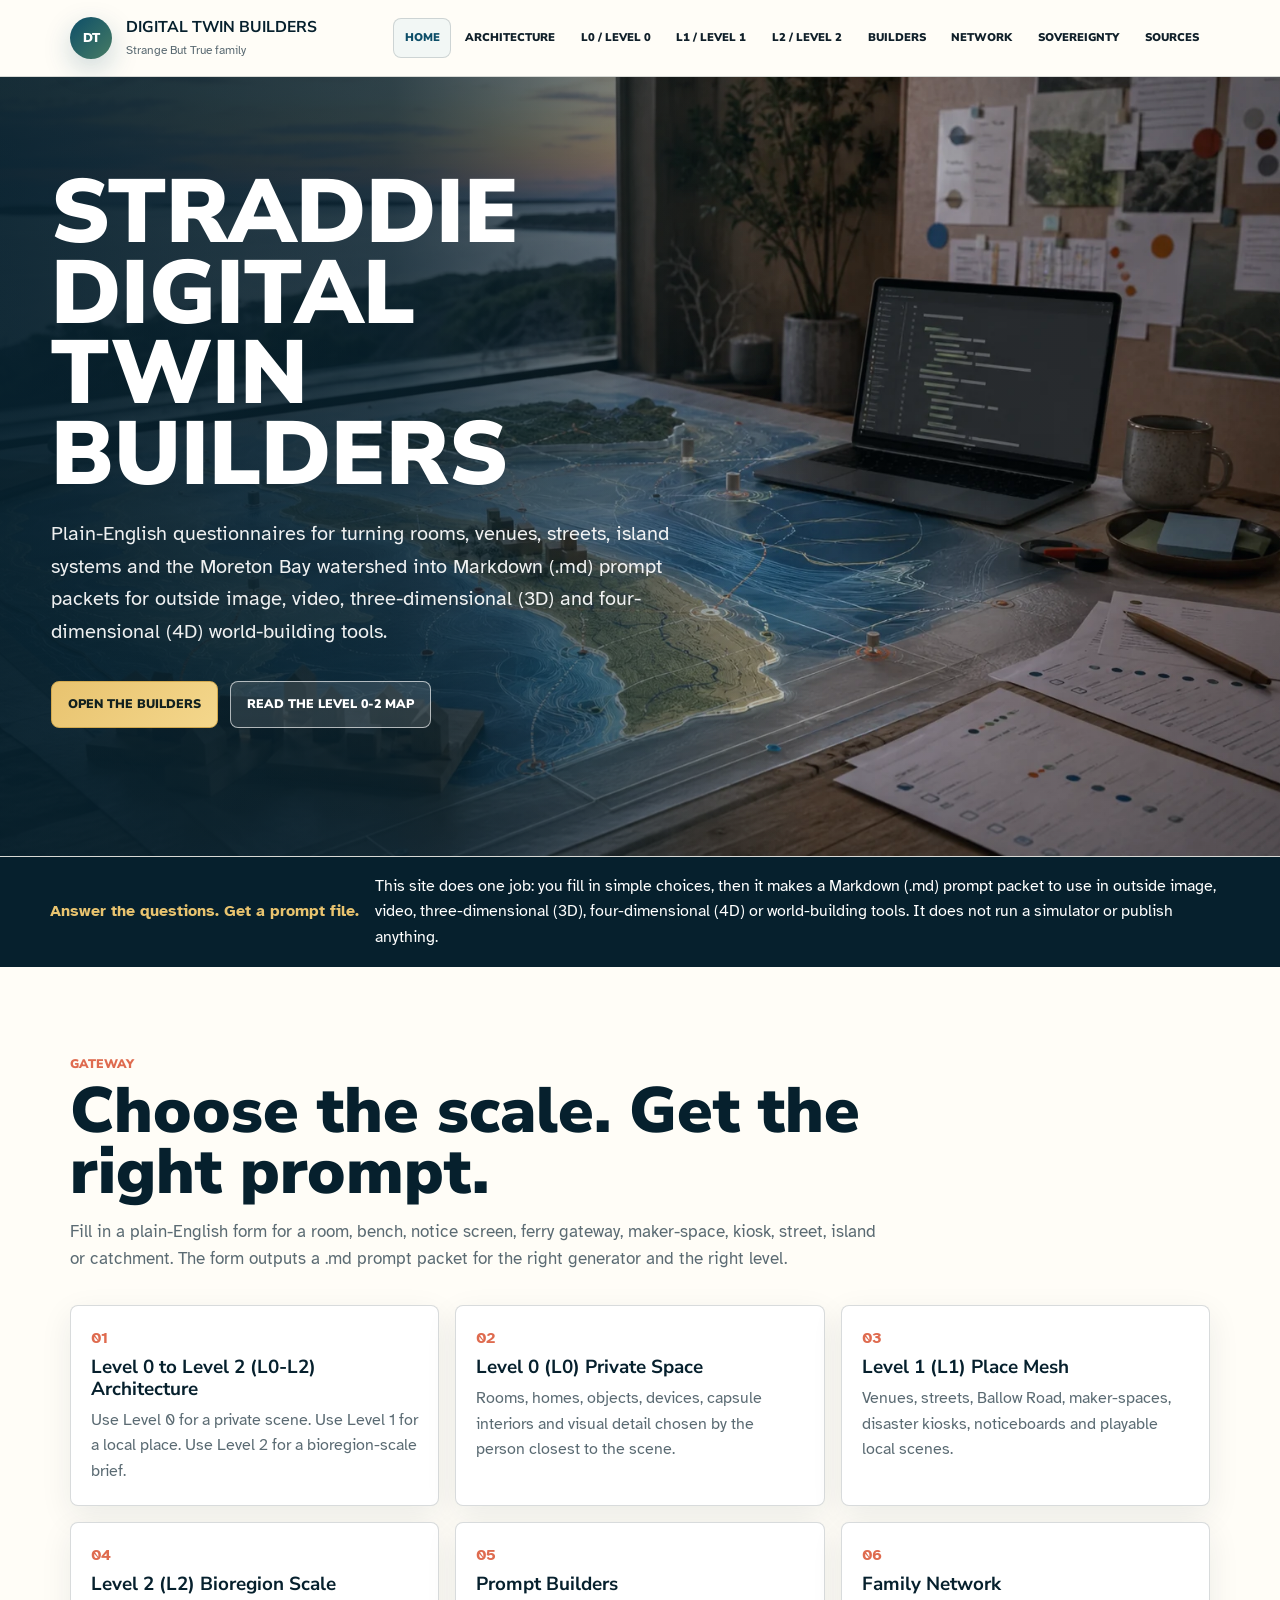
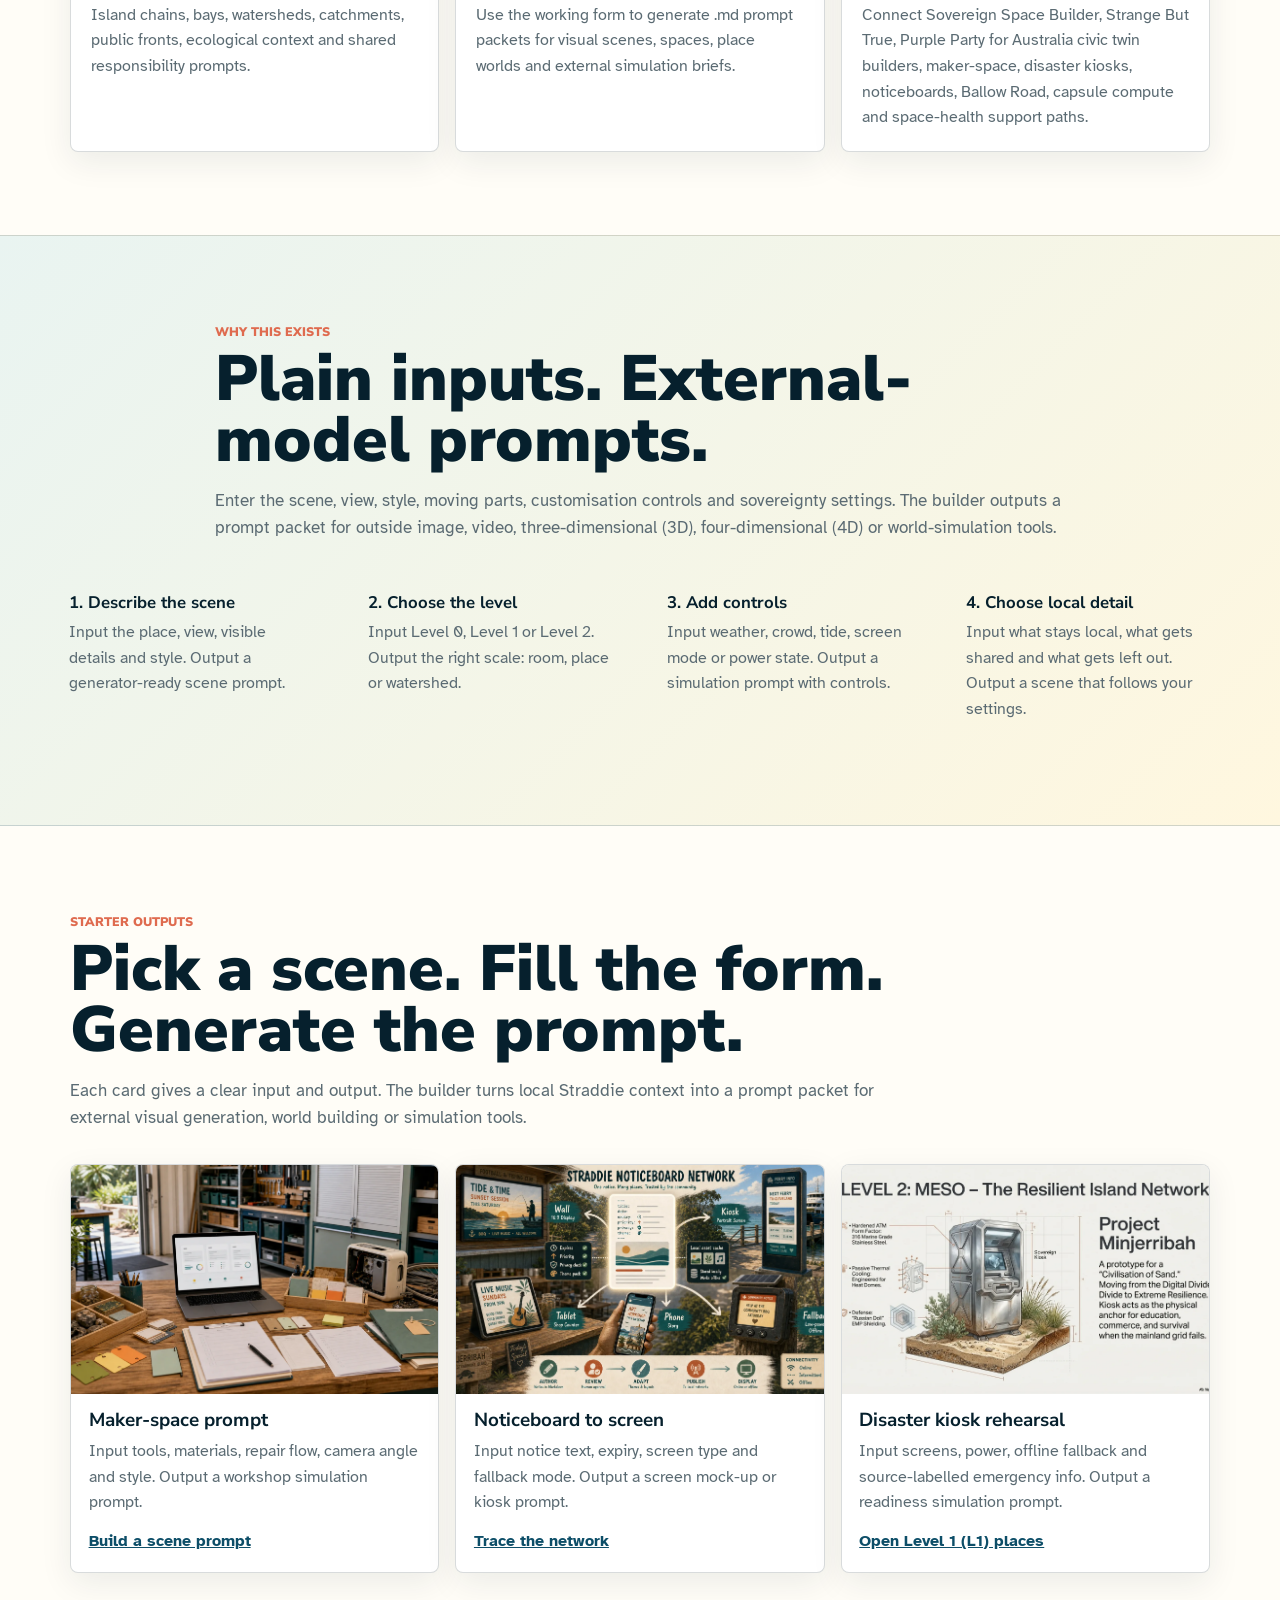
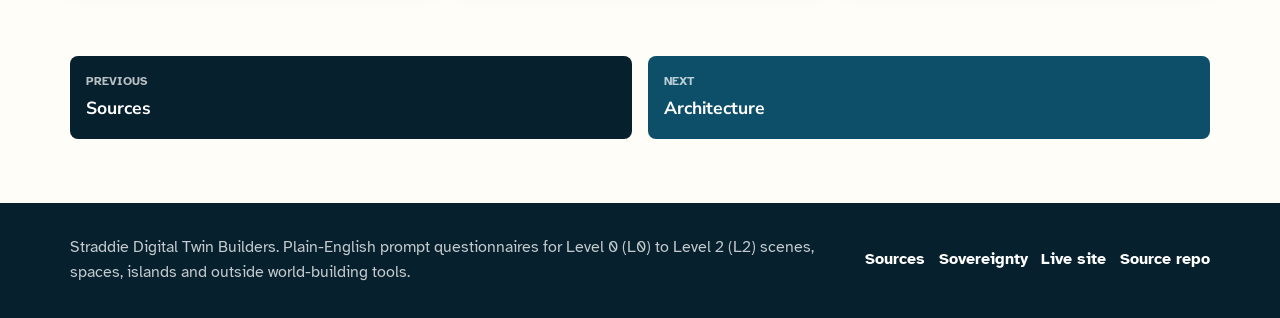
<file: index.html>
<!doctype html>
<html lang="en-AU">
  <head>
    <meta charset="utf-8">
    <meta name="viewport" content="width=device-width, initial-scale=1">
    <meta name="description" content="Plain-English Markdown (.md) prompt builders for Straddie / Minjerribah digital twin scenes, external visual generators and world-building tools from Level 0 (L0) to Level 2 (L2).">
    <meta property="og:title" content="Straddie Digital Twin Builders">
    <meta property="og:description" content="A Strange But True family site for spawning plain-English visual and world-builder prompts from rooms, places and Moreton Bay watershed scenes.">
    <meta property="og:image" content="assets/img/digital-twin-builders-hero.webp">
    <title>Straddie Digital Twin Builders</title>
    <link rel="preconnect" href="https://fonts.googleapis.com">
    <link rel="preconnect" href="https://fonts.gstatic.com" crossorigin>
    <link href="https://fonts.googleapis.com/css2?family=Atkinson+Hyperlegible:wght@400;700&family=Nunito+Sans:wght@700;800;900&display=swap" rel="stylesheet">
    <link rel="stylesheet" href="styles.css">
    <link rel="icon" href="assets/favicon.svg" type="image/svg+xml">
  <link rel="shortcut icon" href="assets/favicon.ico" type="image/x-icon">
</head>
  <body data-page="home">
    <a class="skip-link" href="#main">Skip to content</a>
    <header class="site-header" data-site-header></header>

    <main id="main">
      <section class="hero" id="top" aria-labelledby="hero-title">
        <img class="hero-media" src="assets/img/digital-twin-builders-hero.webp" alt="A coastal planning table with layered maps of Minjerribah and Moreton Bay, Markdown forms, small scale blocks and civic simulation notes">
        <div class="hero-shade" aria-hidden="true"></div>
        <div class="hero-copy">
          <h1 id="hero-title"><span>Straddie</span><span>Digital</span><span>Twin</span><span>Builders</span></h1>
          <p class="hero-lede">Plain-English questionnaires for turning rooms, venues, streets, island systems and the Moreton Bay watershed into Markdown (.md) prompt packets for outside image, video, three-dimensional (3D) and four-dimensional (4D) world-building tools.</p>
          <div class="hero-actions">
            <a class="button primary" href="builders.html">Open the builders</a>
            <a class="button secondary" href="architecture.html">Read the Level 0-2 map</a>
          </div>
        </div>
      </section>

      <section class="notice-band" aria-label="Public framing">
        <strong>Answer the questions. Get a prompt file.</strong>
        <span>This site does one job: you fill in simple choices, then it makes a Markdown (.md) prompt packet to use in outside image, video, three-dimensional (3D), four-dimensional (4D) or world-building tools. It does not run a simulator or publish anything.</span>
      </section>

      <section class="section" aria-labelledby="gateway-title">
        <div class="section-heading">
          <span class="section-label">Gateway</span>
          <h2 id="gateway-title">Choose the scale. Get the right prompt.</h2>
          <p>Fill in a plain-English form for a room, bench, notice screen, ferry gateway, maker-space, kiosk, street, island or catchment. The form outputs a .md prompt packet for the right generator and the right level.</p>
        </div>
        <div class="door-grid">
          <a class="door-card" href="architecture.html">
            <span>01</span>
            <h3>Level 0 to Level 2 (L0-L2) Architecture</h3>
            <p>Use Level 0 for a private scene. Use Level 1 for a local place. Use Level 2 for a bioregion-scale brief.</p>
          </a>
          <a class="door-card" href="l0.html">
            <span>02</span>
            <h3>Level 0 (L0) Private Space</h3>
            <p>Rooms, homes, objects, devices, capsule interiors and visual detail chosen by the person closest to the scene.</p>
          </a>
          <a class="door-card" href="l1.html">
            <span>03</span>
            <h3>Level 1 (L1) Place Mesh</h3>
            <p>Venues, streets, Ballow Road, maker-spaces, disaster kiosks, noticeboards and playable local scenes.</p>
          </a>
          <a class="door-card" href="l2.html">
            <span>04</span>
            <h3>Level 2 (L2) Bioregion Scale</h3>
            <p>Island chains, bays, watersheds, catchments, public fronts, ecological context and shared responsibility prompts.</p>
          </a>
          <a class="door-card" href="builders.html">
            <span>05</span>
            <h3>Prompt Builders</h3>
            <p>Use the working form to generate .md prompt packets for visual scenes, spaces, place worlds and external simulation briefs.</p>
          </a>
          <a class="door-card" href="network.html">
            <span>06</span>
            <h3>Family Network</h3>
            <p>Connect Sovereign Space Builder, Strange But True, Purple Party for Australia civic twin builders, maker-space, disaster kiosks, noticeboards, Ballow Road, capsule compute and space-health support paths.</p>
          </a>
        </div>
      </section>

      <section class="section accent-band" aria-labelledby="why-title">
        <div class="wide-copy">
          <span class="section-label">Why this exists</span>
          <h2 id="why-title">Plain inputs. External-model prompts.</h2>
          <p>Enter the scene, view, style, moving parts, customisation controls and sovereignty settings. The builder outputs a prompt packet for outside image, video, three-dimensional (3D), four-dimensional (4D) or world-simulation tools.</p>
        </div>
        <div class="method-grid">
          <article>
            <strong>1. Describe the scene</strong>
            <span>Input the place, view, visible details and style. Output a generator-ready scene prompt.</span>
          </article>
          <article>
            <strong>2. Choose the level</strong>
            <span>Input Level 0, Level 1 or Level 2. Output the right scale: room, place or watershed.</span>
          </article>
          <article>
            <strong>3. Add controls</strong>
            <span>Input weather, crowd, tide, screen mode or power state. Output a simulation prompt with controls.</span>
          </article>
          <article>
            <strong>4. Choose local detail</strong>
            <span>Input what stays local, what gets shared and what gets left out. Output a scene that follows your settings.</span>
          </article>
        </div>
      </section>

      <section class="section" aria-labelledby="starter-title">
        <div class="section-heading">
          <span class="section-label">Starter outputs</span>
          <h2 id="starter-title">Pick a scene. Fill the form. Generate the prompt.</h2>
          <p>Each card gives a clear input and output. The builder turns local Straddie context into a prompt packet for external visual generation, world building or simulation tools.</p>
        </div>
        <div class="feature-grid three">
          <article class="feature-card">
            <img src="assets/img/forms-intake-desk.webp" alt="A workshop intake desk with paper forms, a laptop and organised repair parts">
            <h3>Maker-space prompt</h3>
            <p>Input tools, materials, repair flow, camera angle and style. Output a workshop simulation prompt.</p>
            <a href="builders.html">Build a scene prompt</a>
          </article>
          <article class="feature-card">
            <img src="assets/img/noticeboard-device-pipeline.webp" alt="A noticeboard pipeline showing one Markdown notice adapted to different public screens">
            <h3>Noticeboard to screen</h3>
            <p>Input notice text, expiry, screen type and fallback mode. Output a screen mock-up or kiosk prompt.</p>
            <a href="network.html">Trace the network</a>
          </article>
          <article class="feature-card">
            <img src="assets/img/resilient-island-network.webp" alt="Illustrated island network of rugged public screens and resilience nodes">
            <h3>Disaster kiosk rehearsal</h3>
            <p>Input screens, power, offline fallback and source-labelled emergency info. Output a readiness simulation prompt.</p>
            <a href="l1.html">Open Level 1 (L1) places</a>
          </article>
        </div>
      </section>

      <div class="sequence-wrap" data-sequence-nav></div>
    </main>

    <footer class="site-footer" data-site-footer></footer>
    <button class="to-top" type="button" data-to-top aria-label="Back to top">Top</button>
    <script src="script.js"></script>
  </body>
</html>
</file>
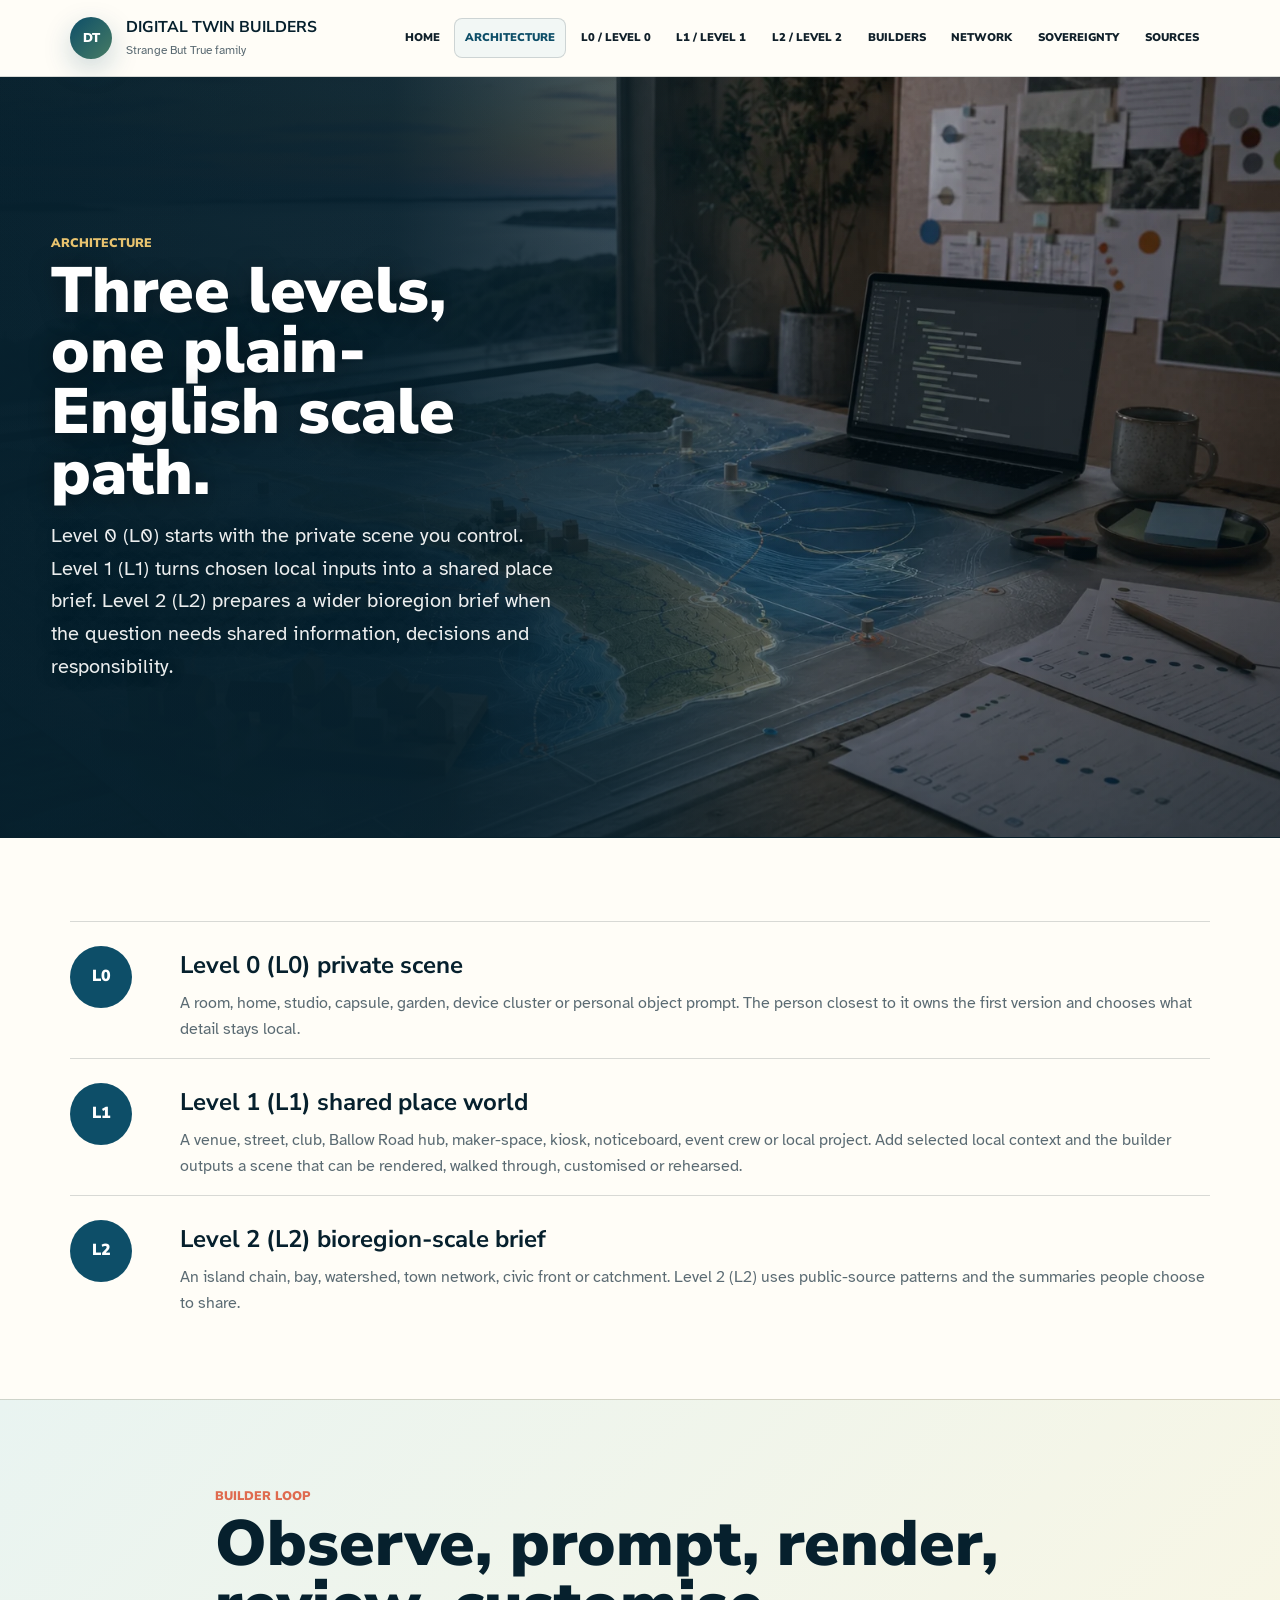
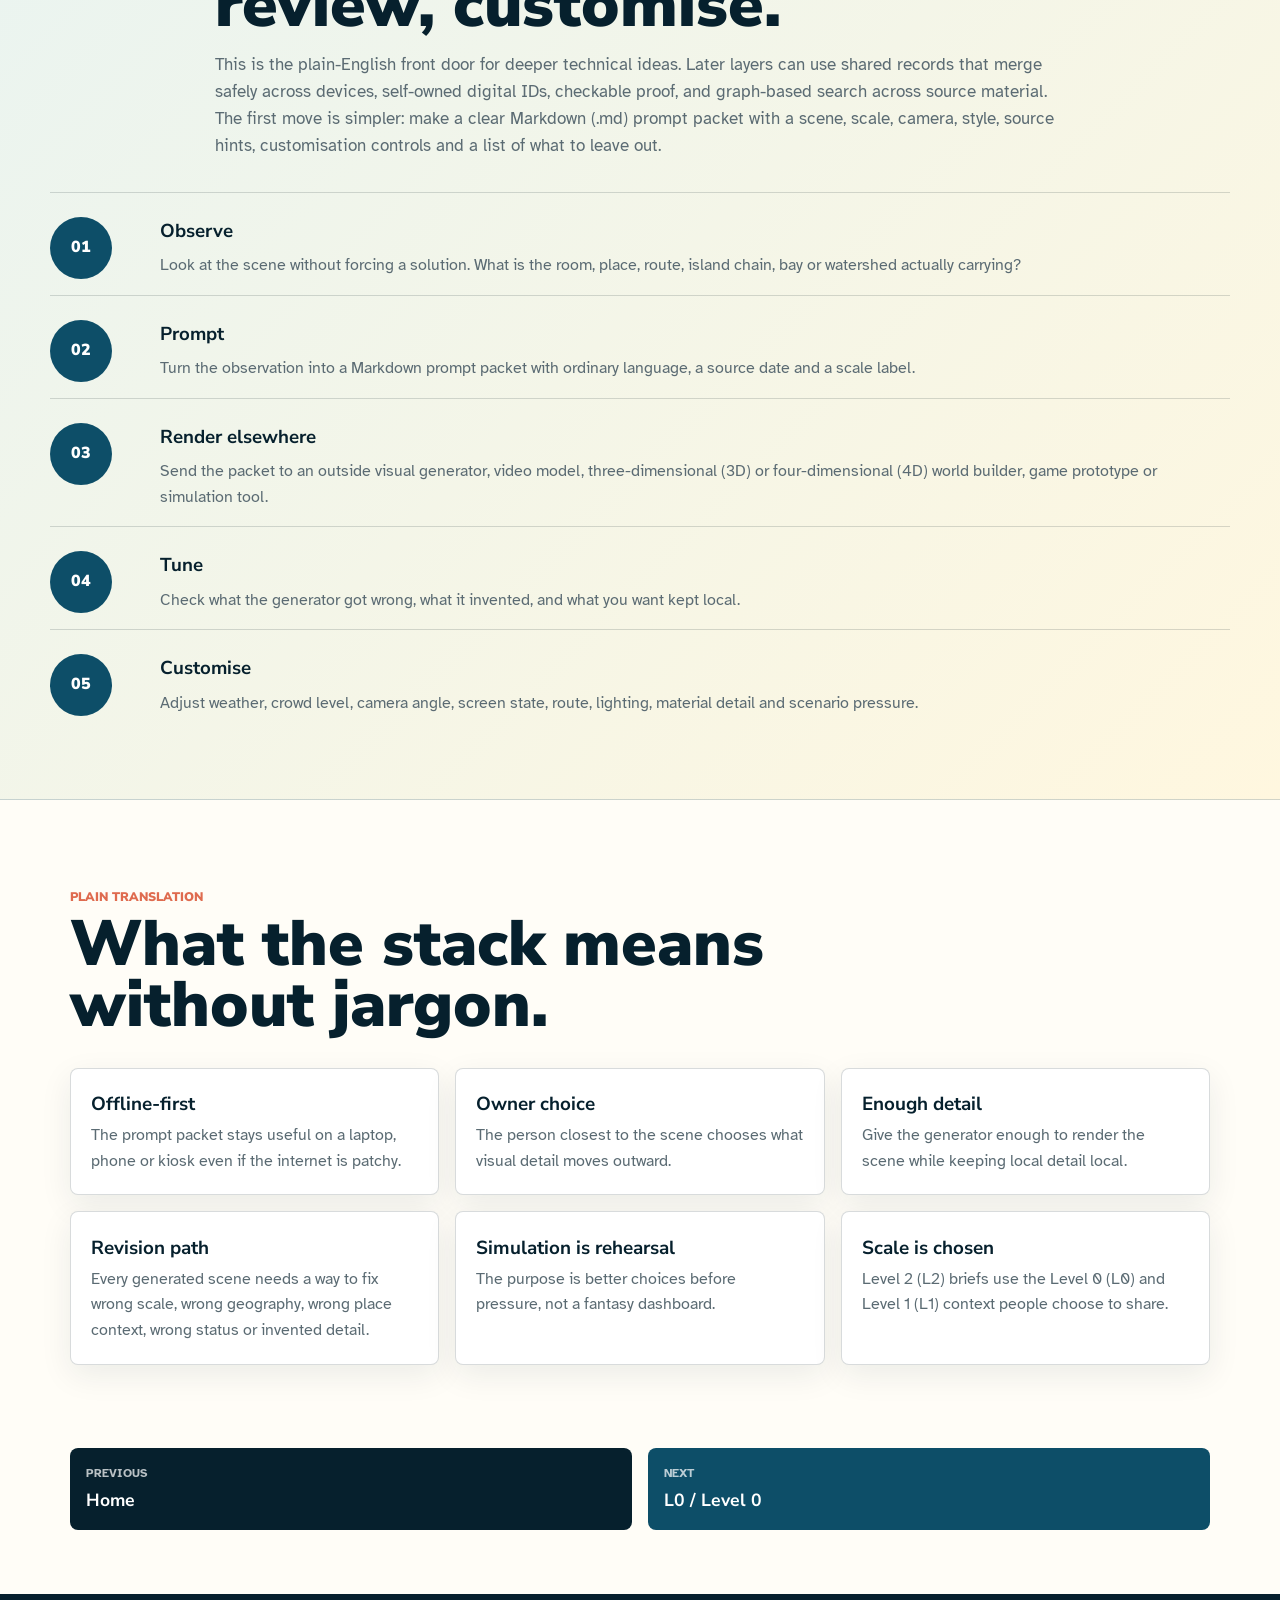
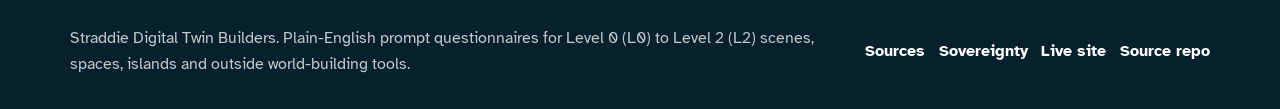
<file: architecture.html>
<!doctype html>
<html lang="en-AU">
  <head>
    <meta charset="utf-8">
    <meta name="viewport" content="width=device-width, initial-scale=1">
    <meta name="description" content="The Level 0 (L0) to Level 2 (L2) prompt architecture for Straddie digital twin visual generators and external world-building tools.">
    <title>Level 0-2 Architecture | Straddie Digital Twin Builders</title>
    <link rel="preconnect" href="https://fonts.googleapis.com">
    <link rel="preconnect" href="https://fonts.gstatic.com" crossorigin>
    <link href="https://fonts.googleapis.com/css2?family=Atkinson+Hyperlegible:wght@400;700&family=Nunito+Sans:wght@700;800;900&display=swap" rel="stylesheet">
    <link rel="stylesheet" href="styles.css">
    <link rel="icon" href="assets/favicon.svg" type="image/svg+xml">
  <link rel="shortcut icon" href="assets/favicon.ico" type="image/x-icon">
</head>
  <body data-page="architecture">
    <a class="skip-link" href="#main">Skip to content</a>
    <header class="site-header" data-site-header></header>
    <main id="main">
      <section class="page-hero visual-hero" id="top" aria-labelledby="page-title">
        <div>
          <span class="section-label">Architecture</span>
          <h1 id="page-title">Three levels, one plain-English scale path.</h1>
          <p class="lede">Level 0 (L0) starts with the private scene you control. Level 1 (L1) turns chosen local inputs into a shared place brief. Level 2 (L2) prepares a wider bioregion brief when the question needs shared information, decisions and responsibility.</p>
        </div>
        <figure class="image-card">
          <img src="assets/img/digital-twin-builders-hero.webp" alt="Layered coastal maps, forms and scale markers on a planning table for digital twin prompts">
          <figcaption>The architecture is the scale path: private scene, shared place, then bioregion-scale brief when the question needs it.</figcaption>
        </figure>
      </section>

      <section class="section" aria-labelledby="scale-title">
        <div class="scale-stack">
          <article class="scale-row">
            <span>L0</span>
            <div>
              <h2 id="scale-title">Level 0 (L0) private scene</h2>
              <p>A room, home, studio, capsule, garden, device cluster or personal object prompt. The person closest to it owns the first version and chooses what detail stays local.</p>
            </div>
          </article>
          <article class="scale-row">
            <span>L1</span>
            <div>
              <h2>Level 1 (L1) shared place world</h2>
              <p>A venue, street, club, Ballow Road hub, maker-space, kiosk, noticeboard, event crew or local project. Add selected local context and the builder outputs a scene that can be rendered, walked through, customised or rehearsed.</p>
            </div>
          </article>
          <article class="scale-row">
            <span>L2</span>
            <div>
              <h2>Level 2 (L2) bioregion-scale brief</h2>
              <p>An island chain, bay, watershed, town network, civic front or catchment. Level 2 (L2) uses public-source patterns and the summaries people choose to share.</p>
            </div>
          </article>
        </div>
      </section>

      <section class="section accent-band" aria-labelledby="loop-title">
        <div class="wide-copy">
          <span class="section-label">Builder loop</span>
          <h2 id="loop-title">Observe, prompt, render, review, customise.</h2>
          <p>This is the plain-English front door for deeper technical ideas. Later layers can use shared records that merge safely across devices, self-owned digital IDs, checkable proof, and graph-based search across source material. The first move is simpler: make a clear Markdown (.md) prompt packet with a scene, scale, camera, style, source hints, customisation controls and a list of what to leave out.</p>
        </div>
        <div class="timeline">
          <article><span>01</span><div><h3>Observe</h3><p>Look at the scene without forcing a solution. What is the room, place, route, island chain, bay or watershed actually carrying?</p></div></article>
          <article><span>02</span><div><h3>Prompt</h3><p>Turn the observation into a Markdown prompt packet with ordinary language, a source date and a scale label.</p></div></article>
          <article><span>03</span><div><h3>Render elsewhere</h3><p>Send the packet to an outside visual generator, video model, three-dimensional (3D) or four-dimensional (4D) world builder, game prototype or simulation tool.</p></div></article>
          <article><span>04</span><div><h3>Tune</h3><p>Check what the generator got wrong, what it invented, and what you want kept local.</p></div></article>
          <article><span>05</span><div><h3>Customise</h3><p>Adjust weather, crowd level, camera angle, screen state, route, lighting, material detail and scenario pressure.</p></div></article>
        </div>
      </section>

      <section class="section" aria-labelledby="plain-title">
        <div class="section-heading">
          <span class="section-label">Plain translation</span>
          <h2 id="plain-title">What the stack means without jargon.</h2>
        </div>
        <div class="info-grid">
          <article><h3>Offline-first</h3><p>The prompt packet stays useful on a laptop, phone or kiosk even if the internet is patchy.</p></article>
          <article><h3>Owner choice</h3><p>The person closest to the scene chooses what visual detail moves outward.</p></article>
          <article><h3>Enough detail</h3><p>Give the generator enough to render the scene while keeping local detail local.</p></article>
          <article><h3>Revision path</h3><p>Every generated scene needs a way to fix wrong scale, wrong geography, wrong place context, wrong status or invented detail.</p></article>
          <article><h3>Simulation is rehearsal</h3><p>The purpose is better choices before pressure, not a fantasy dashboard.</p></article>
          <article><h3>Scale is chosen</h3><p>Level 2 (L2) briefs use the Level 0 (L0) and Level 1 (L1) context people choose to share.</p></article>
        </div>
      </section>

      <div class="sequence-wrap" data-sequence-nav></div>
    </main>
    <footer class="site-footer" data-site-footer></footer>
    <button class="to-top" type="button" data-to-top aria-label="Back to top">Top</button>
    <script src="script.js"></script>
  </body>
</html>
</file>
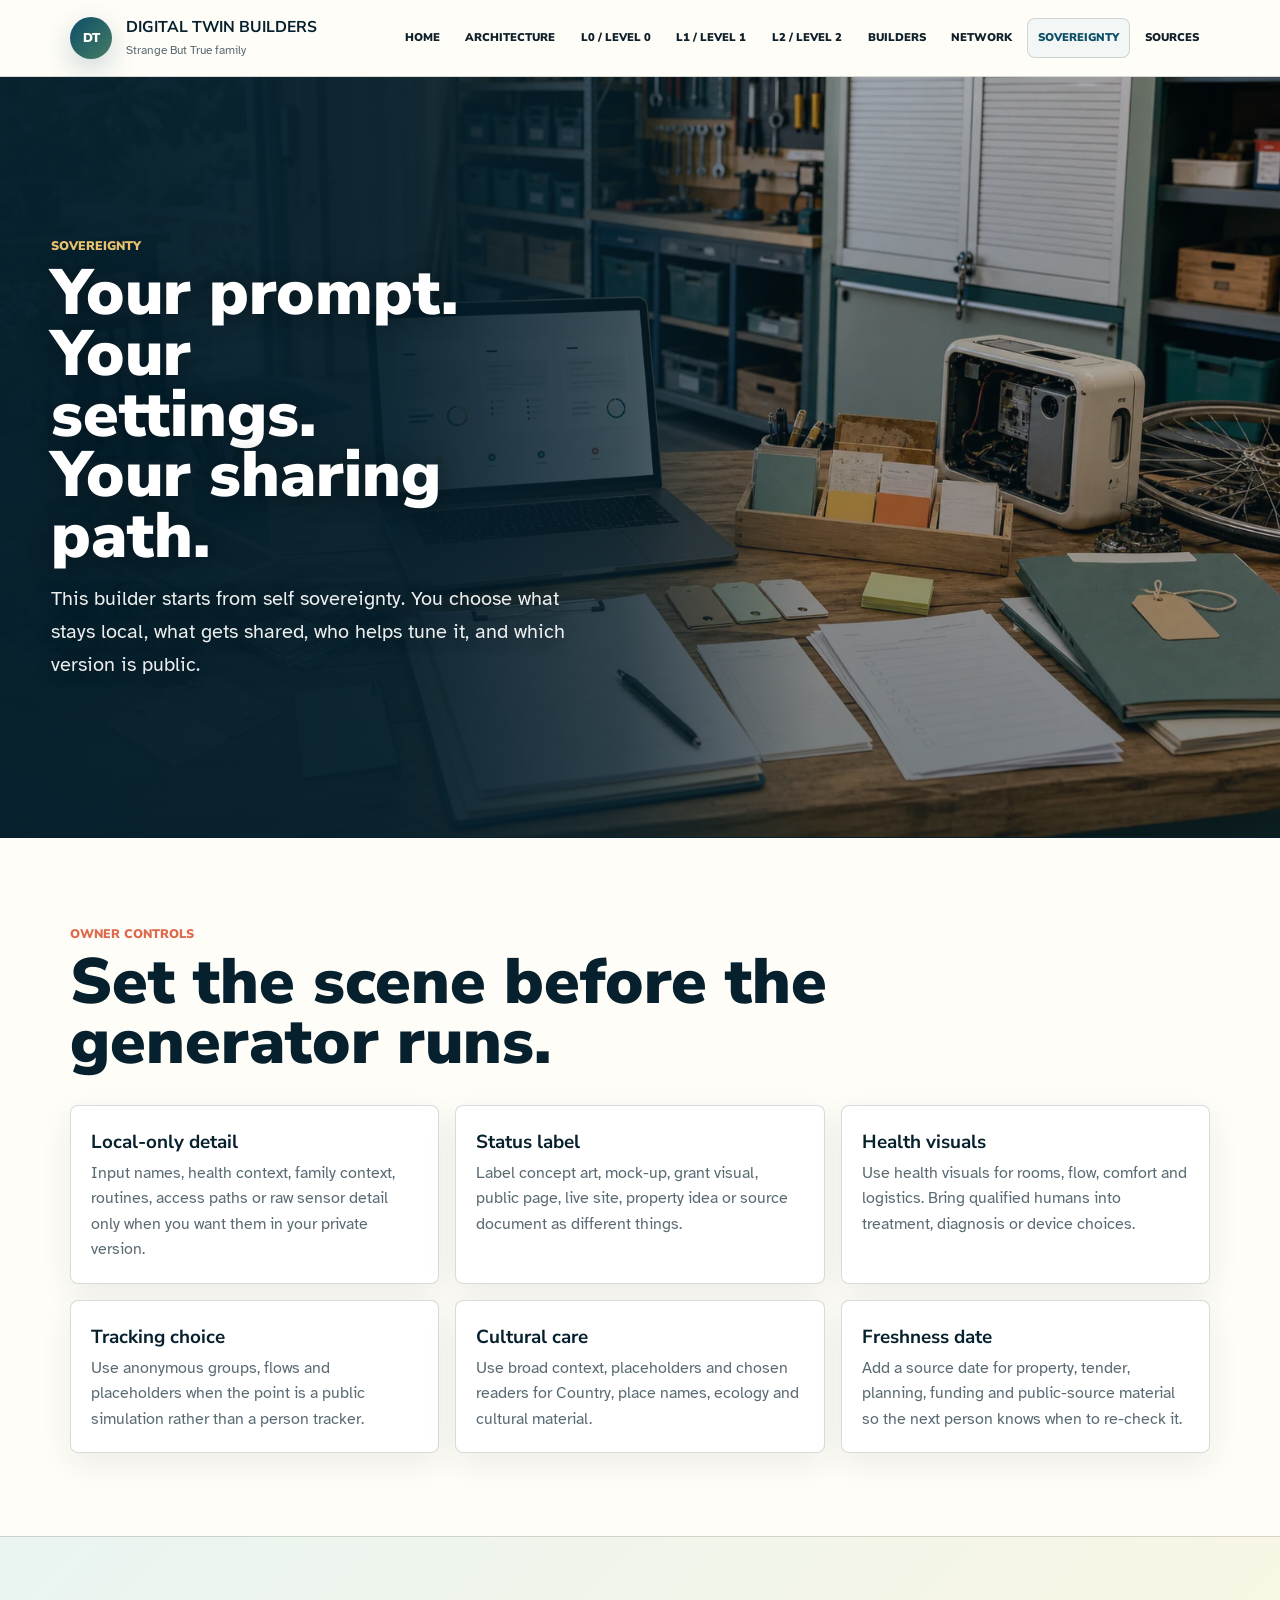
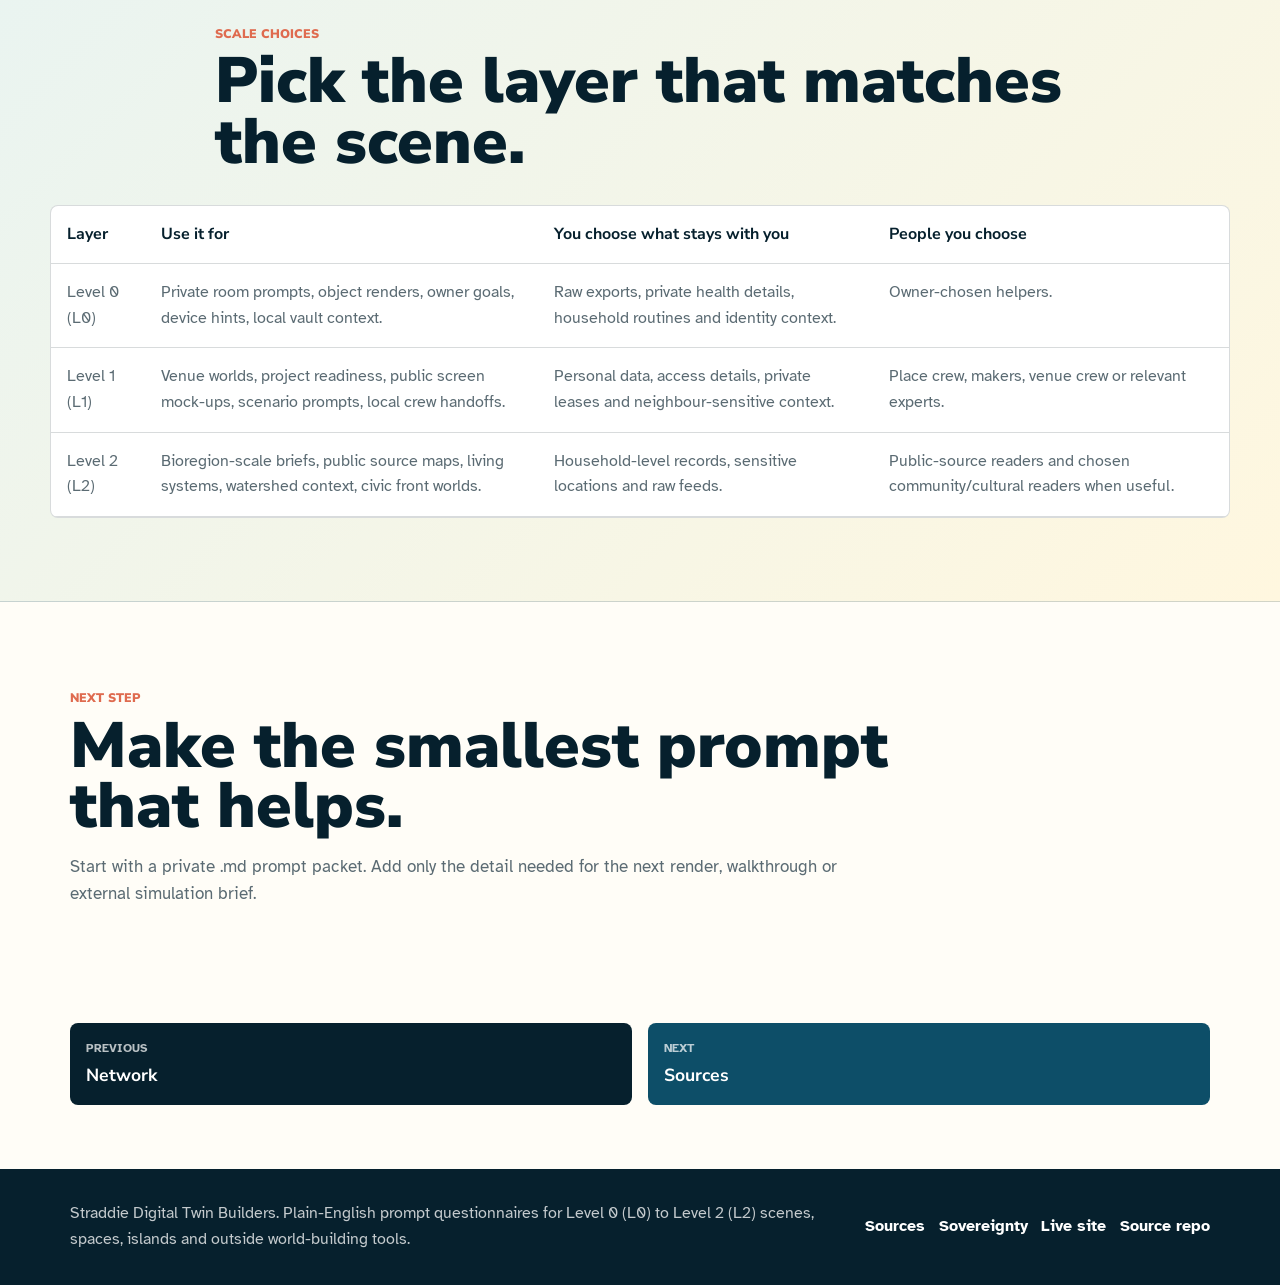
<file: boundaries.html>
<!doctype html>
<html lang="en-AU">
  <head>
    <meta charset="utf-8">
    <meta name="viewport" content="width=device-width, initial-scale=1">
    <meta name="description" content="Self-sovereign sharing controls for Straddie digital twin prompt builders.">
    <title>Sovereignty | Straddie Digital Twin Builders</title>
    <link rel="preconnect" href="https://fonts.googleapis.com">
    <link rel="preconnect" href="https://fonts.gstatic.com" crossorigin>
    <link href="https://fonts.googleapis.com/css2?family=Atkinson+Hyperlegible:wght@400;700&family=Nunito+Sans:wght@700;800;900&display=swap" rel="stylesheet">
    <link rel="stylesheet" href="styles.css">
    <link rel="icon" href="assets/favicon.svg" type="image/svg+xml">
  <link rel="shortcut icon" href="assets/favicon.ico" type="image/x-icon">
</head>
  <body data-page="boundaries">
    <a class="skip-link" href="#main">Skip to content</a>
    <header class="site-header" data-site-header></header>
    <main id="main">
      <section class="page-hero visual-hero" id="top" aria-labelledby="page-title">
        <div>
          <span class="section-label">Sovereignty</span>
          <h1 id="page-title">Your prompt. Your settings. Your sharing path.</h1>
          <p class="lede">This builder starts from self sovereignty. You choose what stays local, what gets shared, who helps tune it, and which version is public.</p>
        </div>
        <figure class="image-card">
          <img src="assets/img/forms-intake-desk.webp" alt="A desk with forms, a laptop and organised builder materials for choosing prompt settings">
          <figcaption>The form is the control surface: what to show, what to keep local, and what to hand to the next tool.</figcaption>
        </figure>
      </section>

      <section class="section" aria-labelledby="rules-title">
        <div class="section-heading">
          <span class="section-label">Owner controls</span>
          <h2 id="rules-title">Set the scene before the generator runs.</h2>
        </div>
        <div class="boundary-grid">
          <article><h3>Local-only detail</h3><p>Input names, health context, family context, routines, access paths or raw sensor detail only when you want them in your private version.</p></article>
          <article><h3>Status label</h3><p>Label concept art, mock-up, grant visual, public page, live site, property idea or source document as different things.</p></article>
          <article><h3>Health visuals</h3><p>Use health visuals for rooms, flow, comfort and logistics. Bring qualified humans into treatment, diagnosis or device choices.</p></article>
          <article><h3>Tracking choice</h3><p>Use anonymous groups, flows and placeholders when the point is a public simulation rather than a person tracker.</p></article>
          <article><h3>Cultural care</h3><p>Use broad context, placeholders and chosen readers for Country, place names, ecology and cultural material.</p></article>
          <article><h3>Freshness date</h3><p>Add a source date for property, tender, planning, funding and public-source material so the next person knows when to re-check it.</p></article>
        </div>
      </section>

      <section class="section accent-band" aria-labelledby="matrix-title">
        <div class="wide-copy">
          <span class="section-label">Scale choices</span>
          <h2 id="matrix-title">Pick the layer that matches the scene.</h2>
        </div>
        <div class="table-wrap">
          <table>
            <thead>
              <tr><th>Layer</th><th>Use it for</th><th>You choose what stays with you</th><th>People you choose</th></tr>
            </thead>
            <tbody>
              <tr><td>Level 0 (L0)</td><td>Private room prompts, object renders, owner goals, device hints, local vault context.</td><td>Raw exports, private health details, household routines and identity context.</td><td>Owner-chosen helpers.</td></tr>
              <tr><td>Level 1 (L1)</td><td>Venue worlds, project readiness, public screen mock-ups, scenario prompts, local crew handoffs.</td><td>Personal data, access details, private leases and neighbour-sensitive context.</td><td>Place crew, makers, venue crew or relevant experts.</td></tr>
              <tr><td>Level 2 (L2)</td><td>Bioregion-scale briefs, public source maps, living systems, watershed context, civic front worlds.</td><td>Household-level records, sensitive locations and raw feeds.</td><td>Public-source readers and chosen community/cultural readers when useful.</td></tr>
            </tbody>
          </table>
        </div>
      </section>

      <section class="section" aria-labelledby="next-title">
        <div class="section-heading">
          <span class="section-label">Next step</span>
          <h2 id="next-title">Make the smallest prompt that helps.</h2>
          <p>Start with a private .md prompt packet. Add only the detail needed for the next render, walkthrough or external simulation brief.</p>
        </div>
      </section>

      <div class="sequence-wrap" data-sequence-nav></div>
    </main>
    <footer class="site-footer" data-site-footer></footer>
    <button class="to-top" type="button" data-to-top aria-label="Back to top">Top</button>
    <script src="script.js"></script>
  </body>
</html>
</file>
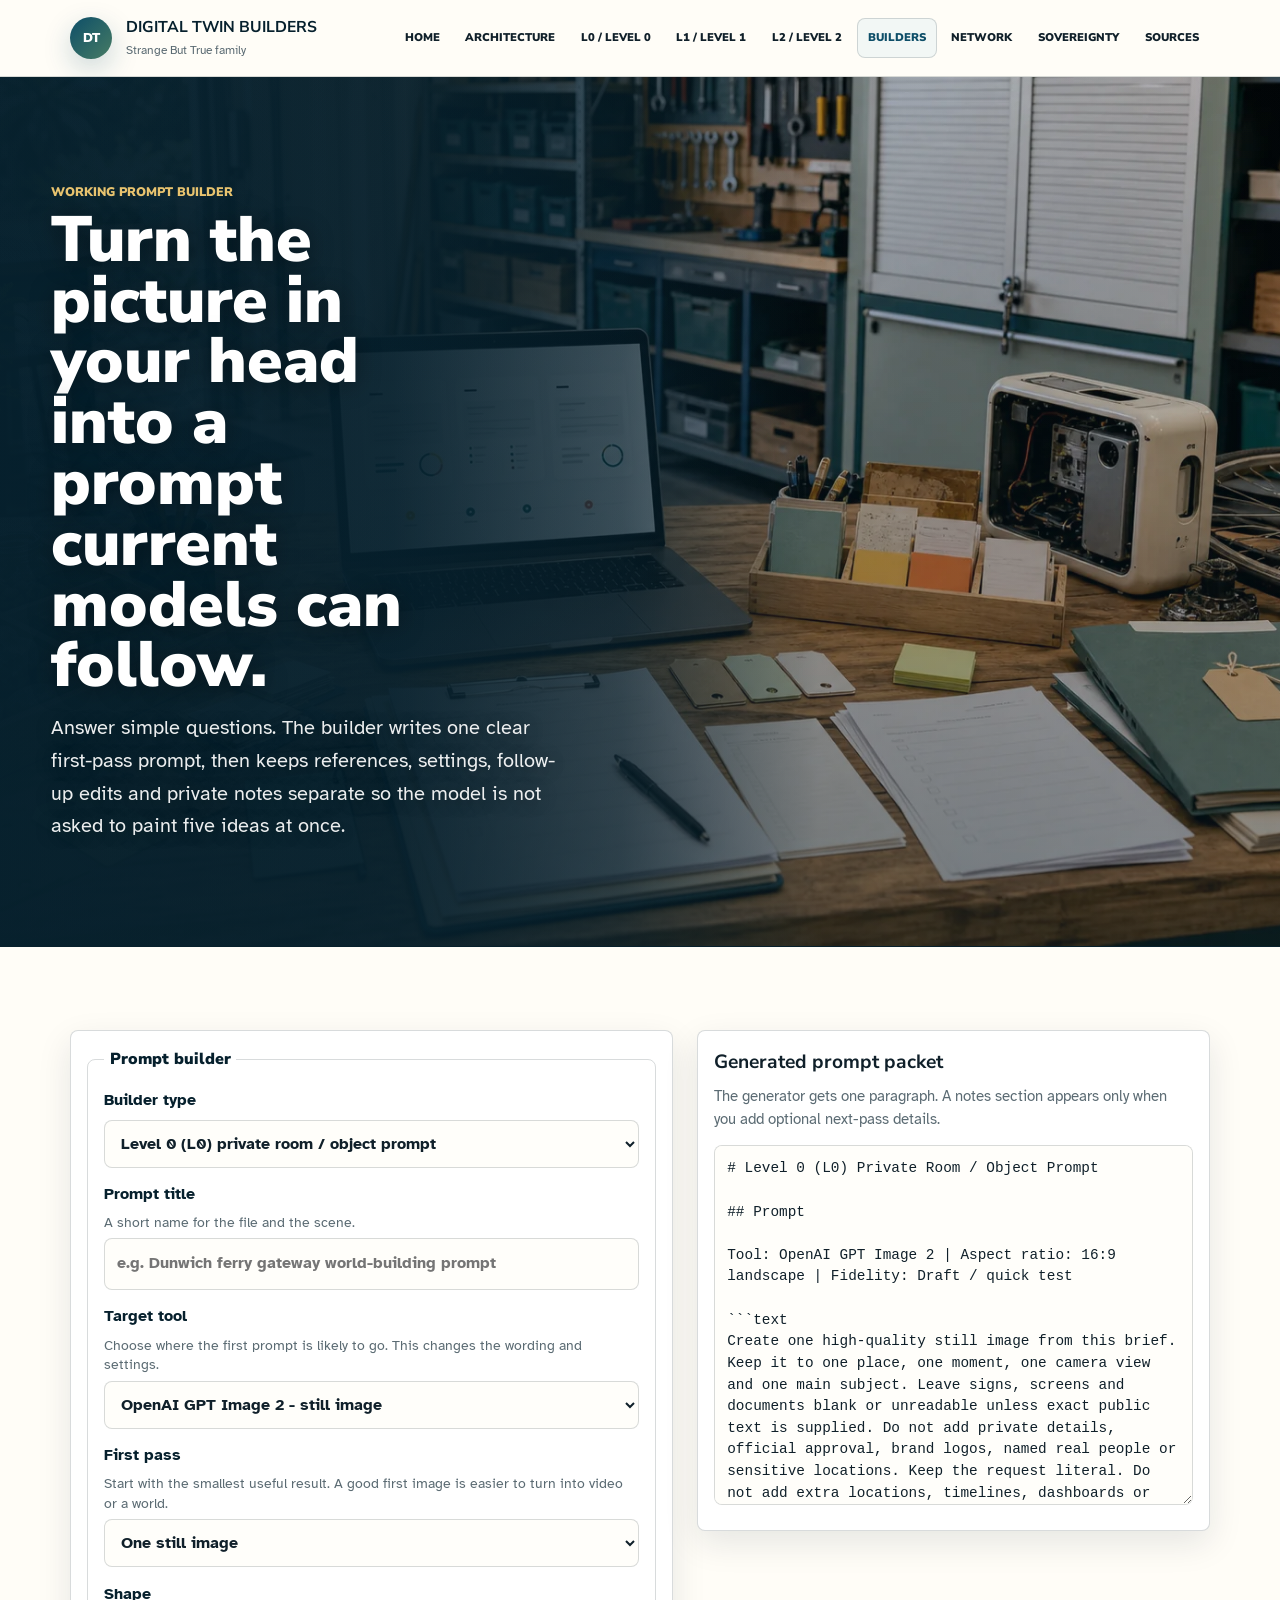
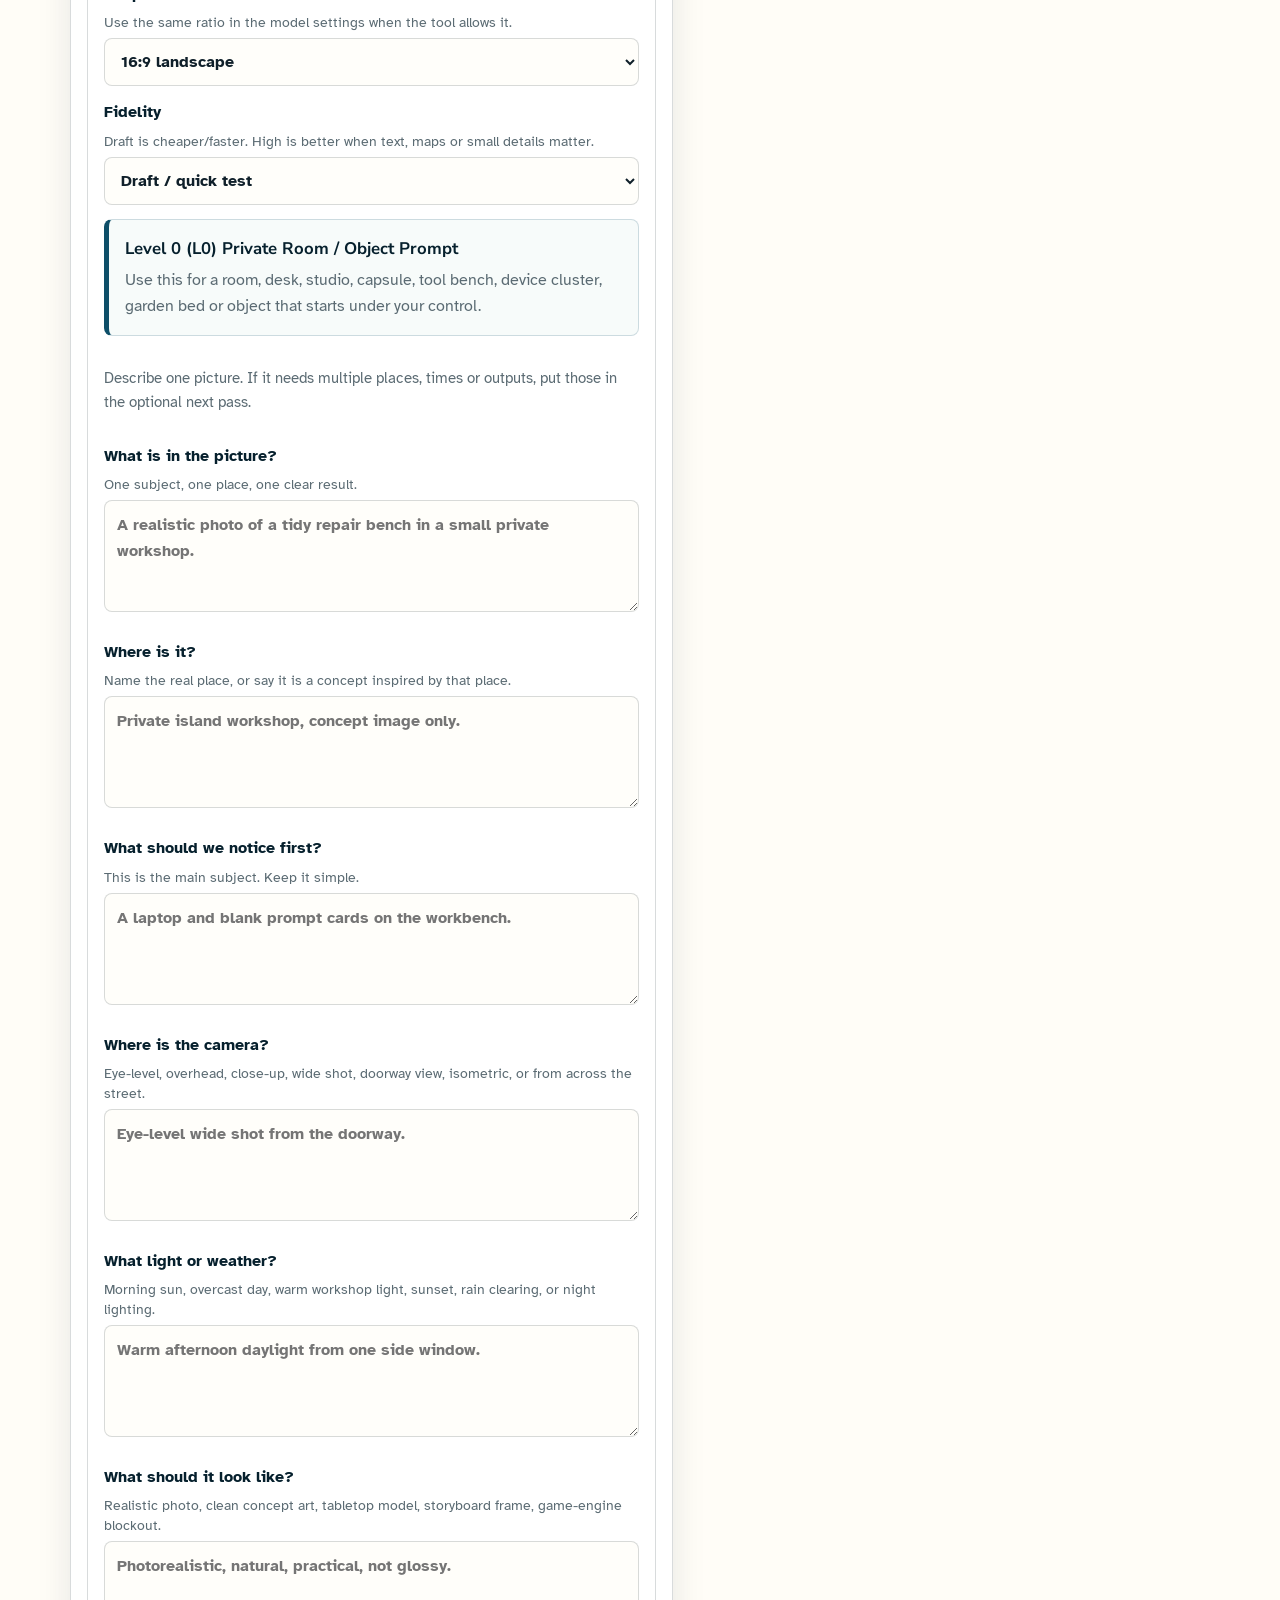
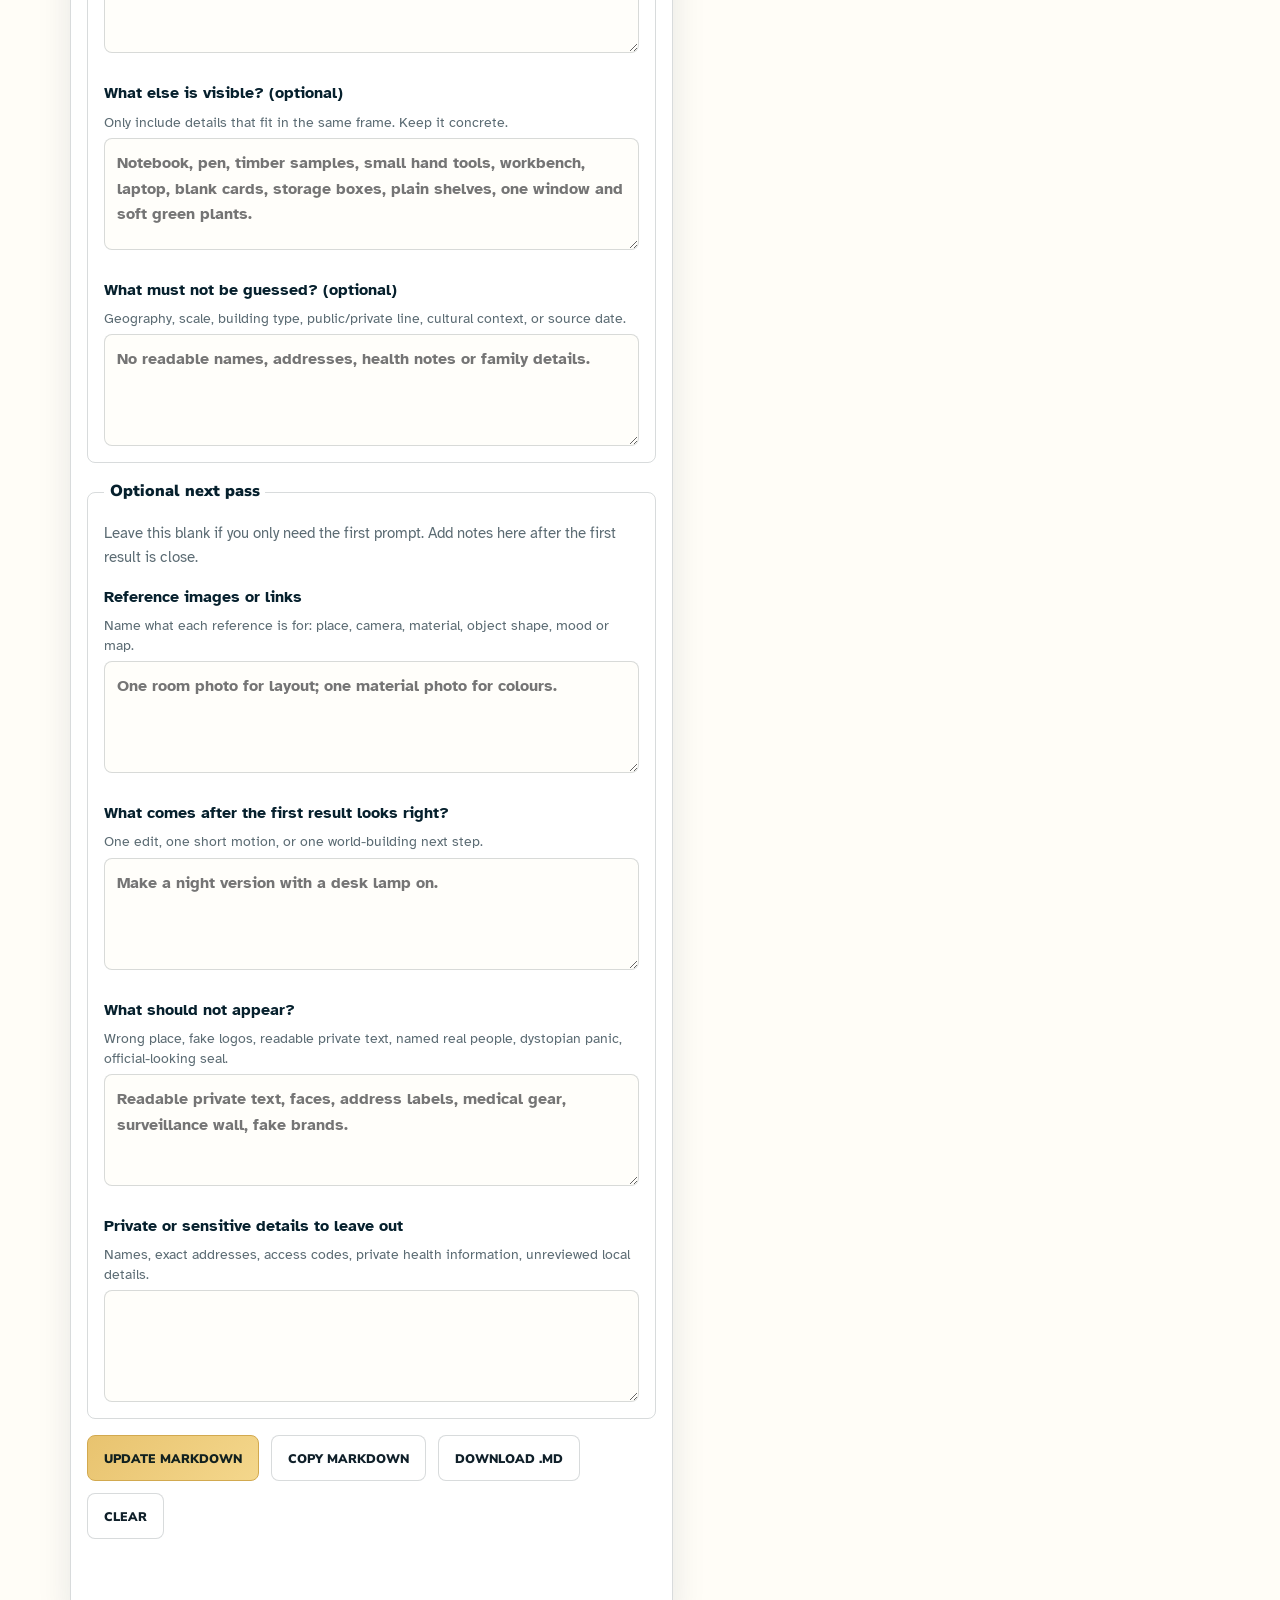
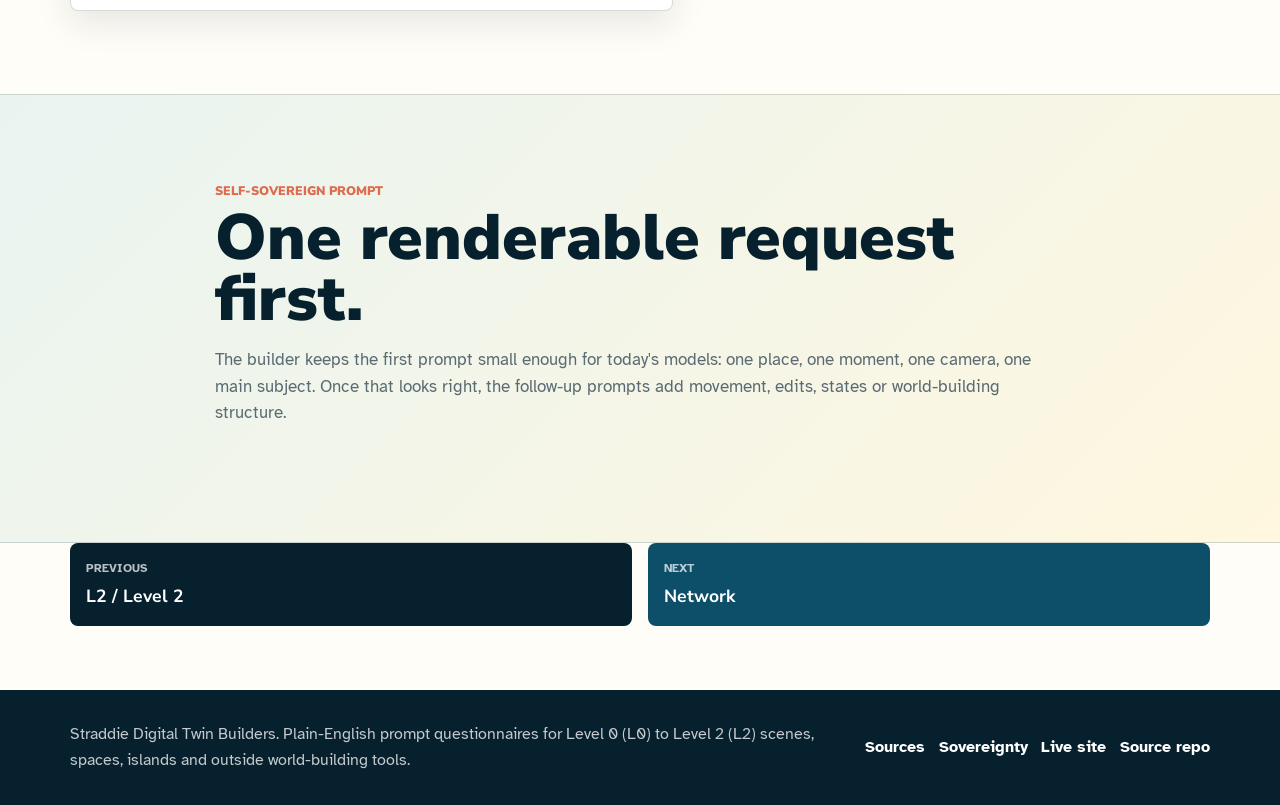
<file: builders.html>
<!doctype html>
<html lang="en-AU">
  <head>
    <meta charset="utf-8">
    <meta name="viewport" content="width=device-width, initial-scale=1">
    <meta name="description" content="Working plain-English Markdown (.md) prompt builders for Level 0 (L0) spaces, Level 1 (L1) places, Level 2 (L2) bioregion prompts, visual generators and world builders.">
    <title>Prompt Builders | Straddie Digital Twin Builders</title>
    <link rel="preconnect" href="https://fonts.googleapis.com">
    <link rel="preconnect" href="https://fonts.gstatic.com" crossorigin>
    <link href="https://fonts.googleapis.com/css2?family=Atkinson+Hyperlegible:wght@400;700&family=Nunito+Sans:wght@700;800;900&display=swap" rel="stylesheet">
    <link rel="stylesheet" href="styles.css?v=builder-no-step-numbers">
    <link rel="icon" href="assets/favicon.svg" type="image/svg+xml">
  <link rel="shortcut icon" href="assets/favicon.ico" type="image/x-icon">
</head>
  <body data-page="builders">
    <a class="skip-link" href="#main">Skip to content</a>
    <header class="site-header" data-site-header></header>
    <main id="main">
      <section class="page-hero visual-hero" id="top" aria-labelledby="page-title">
        <div>
          <span class="section-label">Working prompt builder</span>
          <h1 id="page-title">Turn the picture in your head into a prompt current models can follow.</h1>
          <p class="lede">Answer simple questions. The builder writes one clear first-pass prompt, then keeps references, settings, follow-up edits and private notes separate so the model is not asked to paint five ideas at once.</p>
        </div>
        <figure class="image-card">
          <img src="assets/img/forms-intake-desk.webp" alt="Paper forms, a laptop and maker-space intake materials arranged on a desk">
          <figcaption>The file is the handoff: one careful prompt packet that a person, agent or generator can reopen and tune.</figcaption>
        </figure>
      </section>

      <section class="section builder-section" aria-labelledby="builder-title">
        <form class="builder-form" data-digital-twin-builder>
          <fieldset>
            <legend id="builder-title">Prompt builder</legend>
            <label>Builder type
              <select name="builder_type" data-builder-type>
                <option value="l0-space">Level 0 (L0) private room / object prompt</option>
                <option value="l1-place">Level 1 (L1) place / venue world prompt</option>
                <option value="l2-boundary">Level 2 (L2) bioregion-scale prompt brief</option>
                <option value="simulation-brief">Simulation customisation prompt</option>
                <option value="scene-space">Plain-English visual scene prompt</option>
              </select>
            </label>
            <label>Prompt title
              <span class="field-help">A short name for the file and the scene.</span>
              <input name="record_title" placeholder="e.g. Dunwich ferry gateway world-building prompt">
            </label>
            <label>Target tool
              <span class="field-help">Choose where the first prompt is likely to go. This changes the wording and settings.</span>
              <select name="target_engine">
                <option>OpenAI GPT Image 2 - still image</option>
                <option>Grok Imagine - still image</option>
                <option>Grok Imagine - short video</option>
                <option>World Labs Marble - text to world</option>
                <option>World Labs Marble - image/video to world prep</option>
                <option>General image generator</option>
              </select>
            </label>
            <label>First pass
              <span class="field-help">Start with the smallest useful result. A good first image is easier to turn into video or a world.</span>
              <select name="output_shape">
                <option>One still image</option>
                <option>One edit of an existing image</option>
                <option>One short video shot</option>
                <option>One spatial reference image for a world</option>
                <option>One panorama/world draft</option>
              </select>
            </label>
            <label>Shape
              <span class="field-help">Use the same ratio in the model settings when the tool allows it.</span>
              <select name="aspect_ratio">
                <option>16:9 landscape</option>
                <option>1:1 square</option>
                <option>9:16 vertical</option>
                <option>4:3 standard</option>
                <option>3:2 photo</option>
                <option>2:1 wide banner</option>
                <option>auto</option>
              </select>
            </label>
            <label>Fidelity
              <span class="field-help">Draft is cheaper/faster. High is better when text, maps or small details matter.</span>
              <select name="quality_target">
                <option>Draft / quick test</option>
                <option>Medium / normal quality</option>
                <option>High / text or detailed map</option>
              </select>
            </label>
            <div class="dynamic-fields" data-dynamic-fields></div>
          </fieldset>

          <fieldset>
            <legend>Optional next pass</legend>
            <p class="field-guidance">Leave this blank if you only need the first prompt. Add notes here after the first result is close.</p>
            <div class="dynamic-fields" data-followup-fields></div>
          </fieldset>

          <div class="builder-actions">
            <button class="button primary" type="submit">Update Markdown</button>
            <button class="button secondary" type="button" data-copy-markdown>Copy Markdown</button>
            <button class="button secondary" type="button" data-download-markdown>Download .md</button>
            <button class="button secondary" type="button" data-clear-form>Clear</button>
          </div>
          <p class="status-line" data-builder-status aria-live="polite"></p>
        </form>

        <aside class="output-panel" aria-labelledby="output-title">
          <h2 id="output-title">Generated prompt packet</h2>
          <p class="output-hint">The generator gets one paragraph. A notes section appears only when you add optional next-pass details.</p>
          <textarea data-markdown-output spellcheck="false"></textarea>
        </aside>
      </section>

      <section class="section accent-band" aria-labelledby="builder-boundary">
        <div class="wide-copy">
          <span class="section-label">Self-sovereign prompt</span>
          <h2 id="builder-boundary">One renderable request first.</h2>
          <p>The builder keeps the first prompt small enough for today's models: one place, one moment, one camera, one main subject. Once that looks right, the follow-up prompts add movement, edits, states or world-building structure.</p>
        </div>
      </section>

      <div class="sequence-wrap" data-sequence-nav></div>
    </main>
    <footer class="site-footer" data-site-footer></footer>
    <button class="to-top" type="button" data-to-top aria-label="Back to top">Top</button>
    <script src="script.js"></script>
    <script src="builder.js?v=ferry-terminal-builder"></script>
  </body>
</html>
</file>
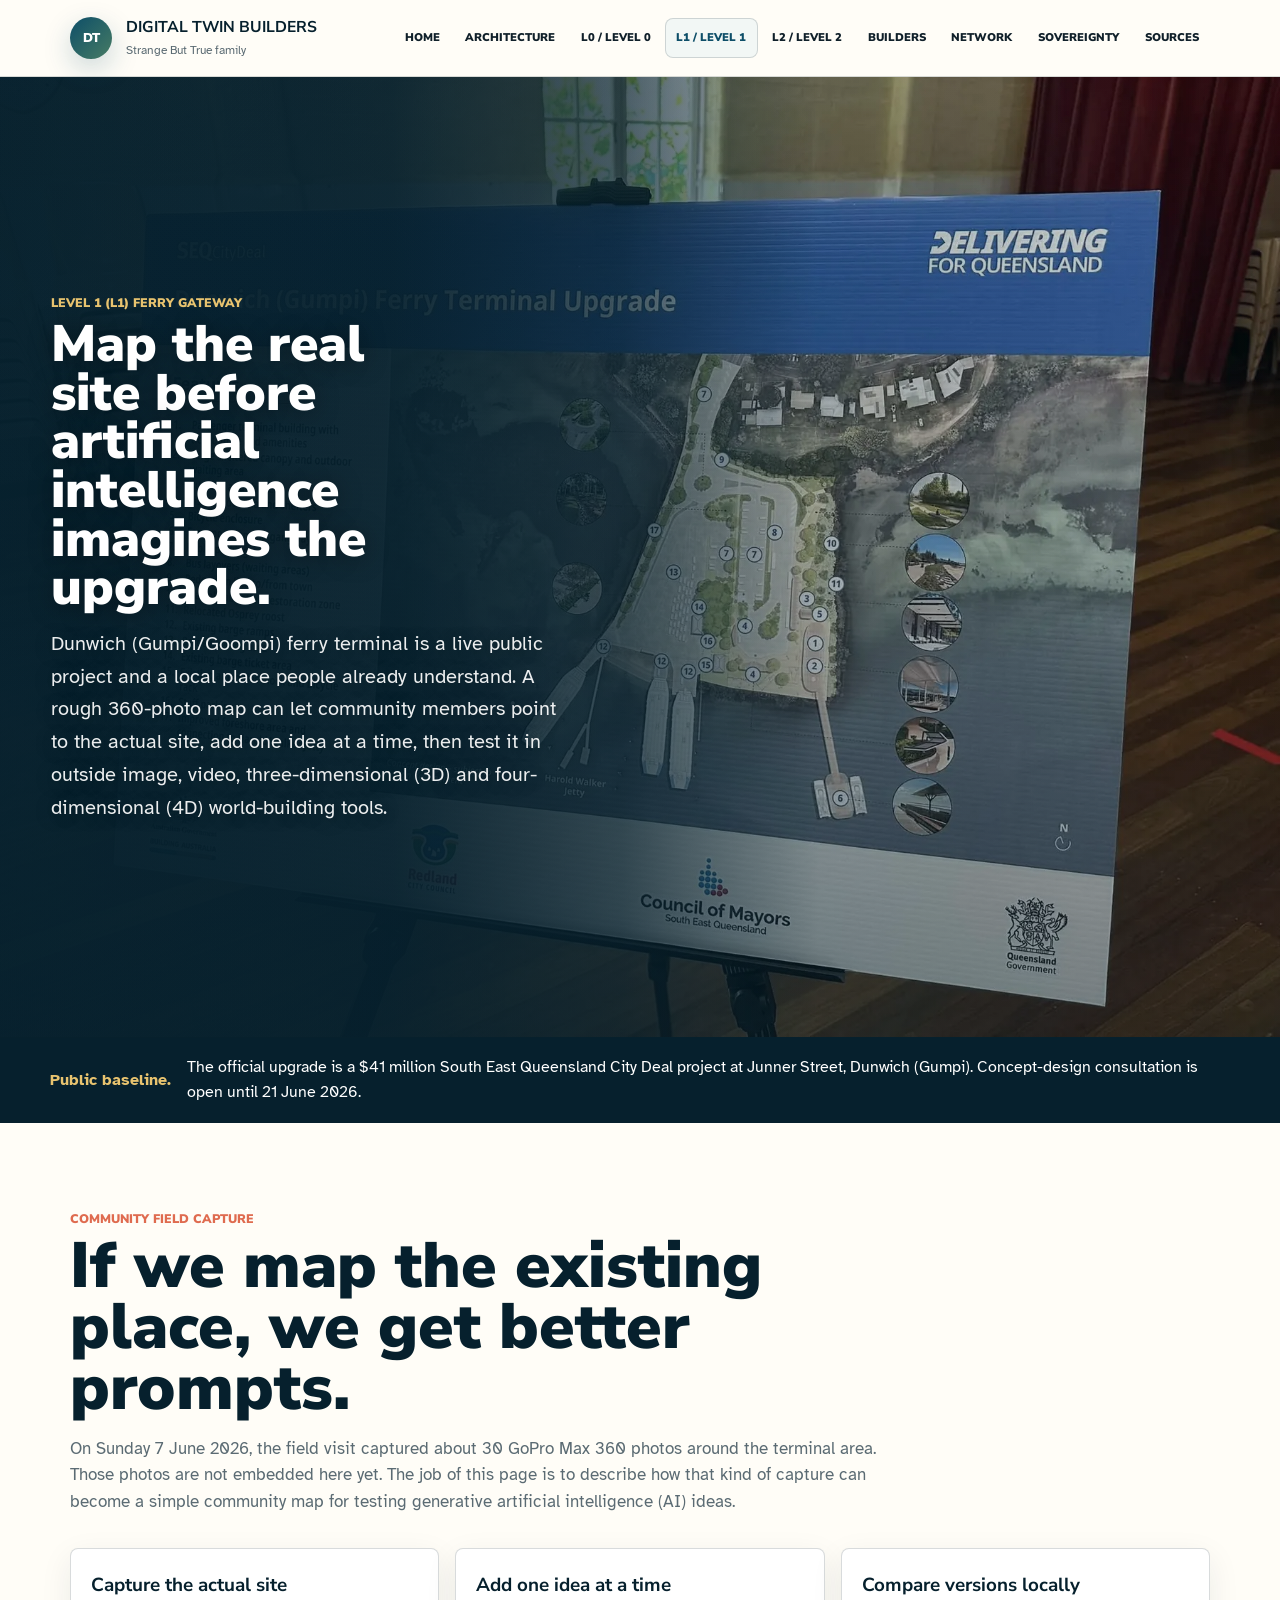
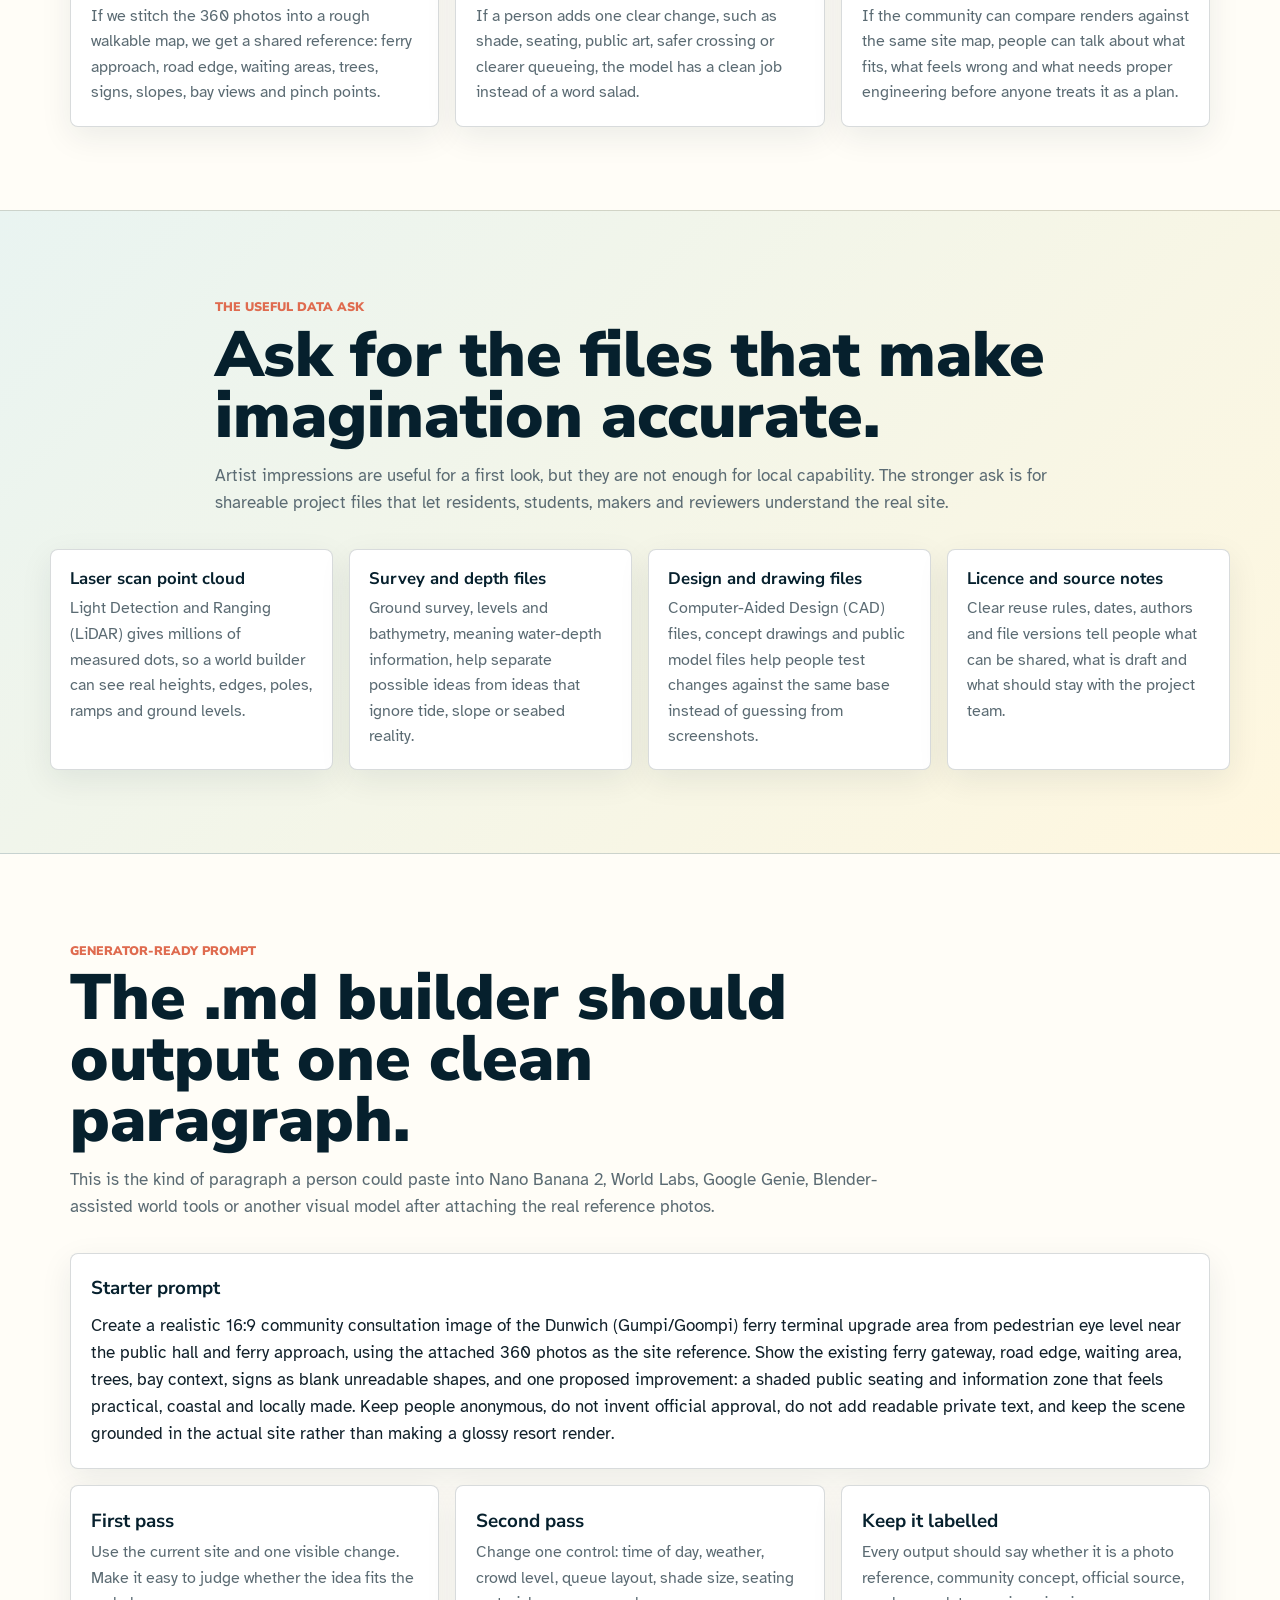
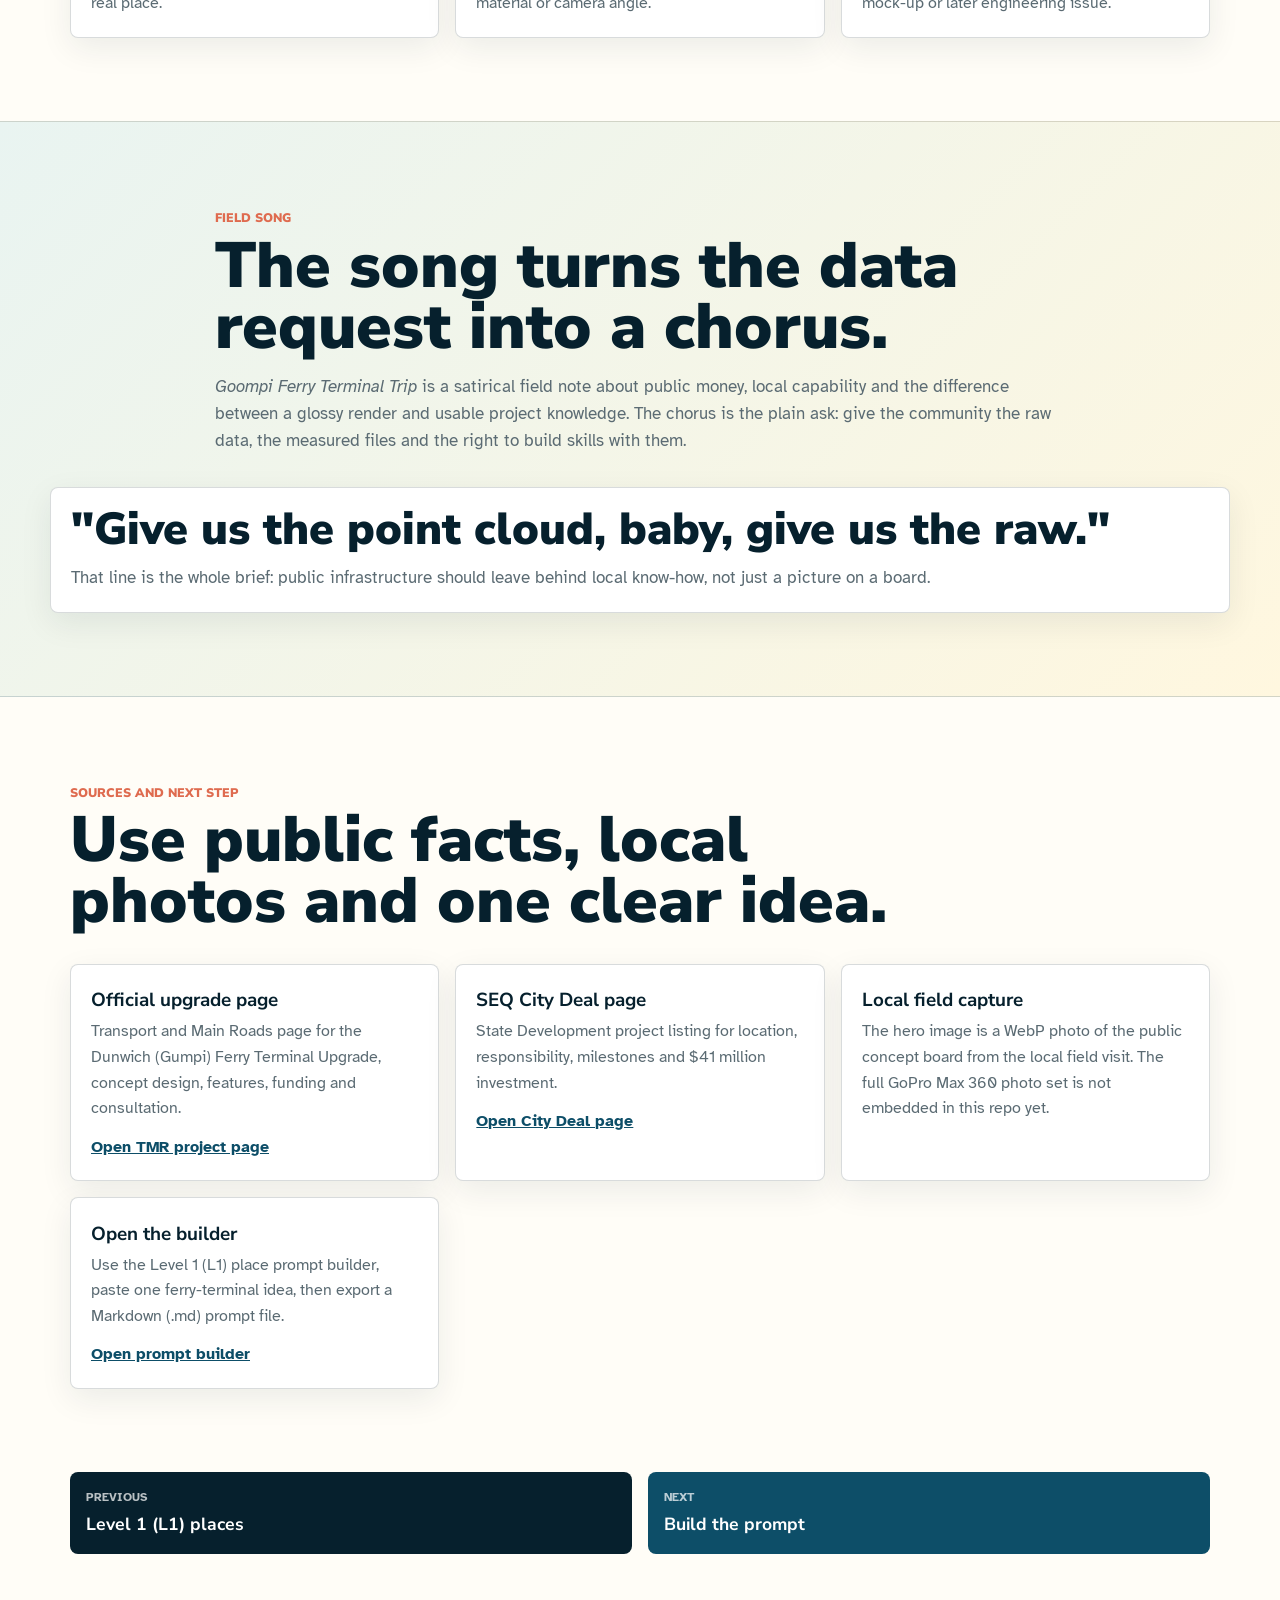
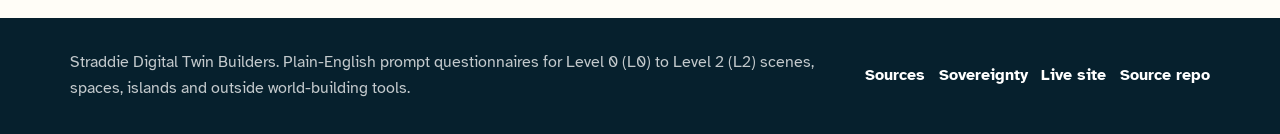
<file: dunwich-ferry-terminal.html>
<!doctype html>
<html lang="en-AU">
  <head>
    <meta charset="utf-8">
    <meta name="viewport" content="width=device-width, initial-scale=1">
    <meta name="description" content="A Level 1 (L1) community prompt page for the Dunwich (Gumpi/Goompi) Ferry Terminal Upgrade, 360-photo site capture, open data requests and external world-building tools.">
    <title>Dunwich Ferry Terminal Upgrade | Straddie Digital Twin Builders</title>
    <link rel="preconnect" href="https://fonts.googleapis.com">
    <link rel="preconnect" href="https://fonts.gstatic.com" crossorigin>
    <link href="https://fonts.googleapis.com/css2?family=Atkinson+Hyperlegible:wght@400;700&family=Nunito+Sans:wght@700;800;900&display=swap" rel="stylesheet">
    <link rel="stylesheet" href="styles.css">
    <link rel="icon" href="assets/favicon.svg" type="image/svg+xml">
    <link rel="shortcut icon" href="assets/favicon.ico" type="image/x-icon">
  </head>
  <body data-page="l1">
    <a class="skip-link" href="#main">Skip to content</a>
    <header class="site-header" data-site-header></header>
    <main id="main">
      <section class="page-hero visual-hero ferry-hero" id="top" aria-labelledby="page-title">
        <div>
          <span class="section-label">Level 1 (L1) ferry gateway</span>
          <h1 id="page-title">Map the real site before artificial intelligence imagines the upgrade.</h1>
          <p class="lede">Dunwich (Gumpi/Goompi) ferry terminal is a live public project and a local place people already understand. A rough 360-photo map can let community members point to the actual site, add one idea at a time, then test it in outside image, video, three-dimensional (3D) and four-dimensional (4D) world-building tools.</p>
        </div>
        <figure class="image-card">
          <img src="assets/img/dunwich-ferry-terminal-board.webp" alt="Public concept board for the Dunwich (Gumpi) Ferry Terminal Upgrade showing the project map and feature list">
          <figcaption>A ferry-terminal prompt starts with the public concept board and the existing place, then adds one clear design idea at a time.</figcaption>
        </figure>
      </section>

      <section class="notice-band" aria-label="Project status">
        <strong>Public baseline.</strong>
        <span>The official upgrade is a $41 million South East Queensland City Deal project at Junner Street, Dunwich (Gumpi). Concept-design consultation is open until 21 June 2026.</span>
      </section>

      <section class="section" aria-labelledby="capture-title">
        <div class="section-heading">
          <span class="section-label">Community field capture</span>
          <h2 id="capture-title">If we map the existing place, we get better prompts.</h2>
          <p>On Sunday 7 June 2026, the field visit captured about 30 GoPro Max 360 photos around the terminal area. Those photos are not embedded here yet. The job of this page is to describe how that kind of capture can become a simple community map for testing generative artificial intelligence (AI) ideas.</p>
        </div>
        <div class="info-grid">
          <article>
            <h3>Capture the actual site</h3>
            <p>If we stitch the 360 photos into a rough walkable map, we get a shared reference: ferry approach, road edge, waiting areas, trees, signs, slopes, bay views and pinch points.</p>
          </article>
          <article>
            <h3>Add one idea at a time</h3>
            <p>If a person adds one clear change, such as shade, seating, public art, safer crossing or clearer queueing, the model has a clean job instead of a word salad.</p>
          </article>
          <article>
            <h3>Compare versions locally</h3>
            <p>If the community can compare renders against the same site map, people can talk about what fits, what feels wrong and what needs proper engineering before anyone treats it as a plan.</p>
          </article>
        </div>
      </section>

      <section class="section accent-band" aria-labelledby="data-title">
        <div class="wide-copy">
          <span class="section-label">The useful data ask</span>
          <h2 id="data-title">Ask for the files that make imagination accurate.</h2>
          <p>Artist impressions are useful for a first look, but they are not enough for local capability. The stronger ask is for shareable project files that let residents, students, makers and reviewers understand the real site.</p>
        </div>
        <div class="metric-grid">
          <article>
            <strong>Laser scan point cloud</strong>
            <span>Light Detection and Ranging (LiDAR) gives millions of measured dots, so a world builder can see real heights, edges, poles, ramps and ground levels.</span>
          </article>
          <article>
            <strong>Survey and depth files</strong>
            <span>Ground survey, levels and bathymetry, meaning water-depth information, help separate possible ideas from ideas that ignore tide, slope or seabed reality.</span>
          </article>
          <article>
            <strong>Design and drawing files</strong>
            <span>Computer-Aided Design (CAD) files, concept drawings and public model files help people test changes against the same base instead of guessing from screenshots.</span>
          </article>
          <article>
            <strong>Licence and source notes</strong>
            <span>Clear reuse rules, dates, authors and file versions tell people what can be shared, what is draft and what should stay with the project team.</span>
          </article>
        </div>
      </section>

      <section class="section" aria-labelledby="prompt-title">
        <div class="section-heading">
          <span class="section-label">Generator-ready prompt</span>
          <h2 id="prompt-title">The .md builder should output one clean paragraph.</h2>
          <p>This is the kind of paragraph a person could paste into Nano Banana 2, World Labs, Google Genie, Blender-assisted world tools or another visual model after attaching the real reference photos.</p>
        </div>
        <article class="prompt-example">
          <h3>Starter prompt</h3>
          <p>Create a realistic 16:9 community consultation image of the Dunwich (Gumpi/Goompi) ferry terminal upgrade area from pedestrian eye level near the public hall and ferry approach, using the attached 360 photos as the site reference. Show the existing ferry gateway, road edge, waiting area, trees, bay context, signs as blank unreadable shapes, and one proposed improvement: a shaded public seating and information zone that feels practical, coastal and locally made. Keep people anonymous, do not invent official approval, do not add readable private text, and keep the scene grounded in the actual site rather than making a glossy resort render.</p>
        </article>
        <div class="info-grid compact-grid">
          <article><h3>First pass</h3><p>Use the current site and one visible change. Make it easy to judge whether the idea fits the real place.</p></article>
          <article><h3>Second pass</h3><p>Change one control: time of day, weather, crowd level, queue layout, shade size, seating material or camera angle.</p></article>
          <article><h3>Keep it labelled</h3><p>Every output should say whether it is a photo reference, community concept, official source, mock-up or later engineering issue.</p></article>
        </div>
      </section>

      <section class="section accent-band" aria-labelledby="song-title">
        <div class="wide-copy">
          <span class="section-label">Field song</span>
          <h2 id="song-title">The song turns the data request into a chorus.</h2>
          <p><em>Goompi Ferry Terminal Trip</em> is a satirical field note about public money, local capability and the difference between a glossy render and usable project knowledge. The chorus is the plain ask: give the community the raw data, the measured files and the right to build skills with them.</p>
        </div>
        <article class="song-card">
          <p>"Give us the point cloud, baby, give us the raw."</p>
          <span>That line is the whole brief: public infrastructure should leave behind local know-how, not just a picture on a board.</span>
        </article>
      </section>

      <section class="section" aria-labelledby="sources-title">
        <div class="section-heading">
          <span class="section-label">Sources and next step</span>
          <h2 id="sources-title">Use public facts, local photos and one clear idea.</h2>
        </div>
        <div class="source-grid">
          <article><h3>Official upgrade page</h3><p>Transport and Main Roads page for the Dunwich (Gumpi) Ferry Terminal Upgrade, concept design, features, funding and consultation.</p><a href="https://www.tmr.qld.gov.au/projects/dunwich-gumpi-ferry-terminal-upgrade" target="_blank" rel="noopener noreferrer">Open TMR project page</a></article>
          <article><h3>SEQ City Deal page</h3><p>State Development project listing for location, responsibility, milestones and $41 million investment.</p><a href="https://www.statedevelopment.qld.gov.au/infrastructure/projects-and-programs/south-east-queensland-seq-city-deal/a-faster-more-connected-seq-region/a-faster-more-connected-seq-region-accordion/dunwich-ferry-terminal-upgrade" target="_blank" rel="noopener noreferrer">Open City Deal page</a></article>
          <article><h3>Local field capture</h3><p>The hero image is a WebP photo of the public concept board from the local field visit. The full GoPro Max 360 photo set is not embedded in this repo yet.</p></article>
          <article><h3>Open the builder</h3><p>Use the Level 1 (L1) place prompt builder, paste one ferry-terminal idea, then export a Markdown (.md) prompt file.</p><a href="builders.html">Open prompt builder</a></article>
        </div>
      </section>

      <div class="sequence-wrap">
        <nav class="sequence-nav" aria-label="Previous and next pages">
          <a href="l1.html"><span>Previous</span><strong>Level 1 (L1) places</strong></a>
          <a href="builders.html"><span>Next</span><strong>Build the prompt</strong></a>
        </nav>
      </div>
    </main>
    <footer class="site-footer" data-site-footer></footer>
    <button class="to-top" type="button" data-to-top aria-label="Back to top">Top</button>
    <script src="script.js"></script>
  </body>
</html>
</file>
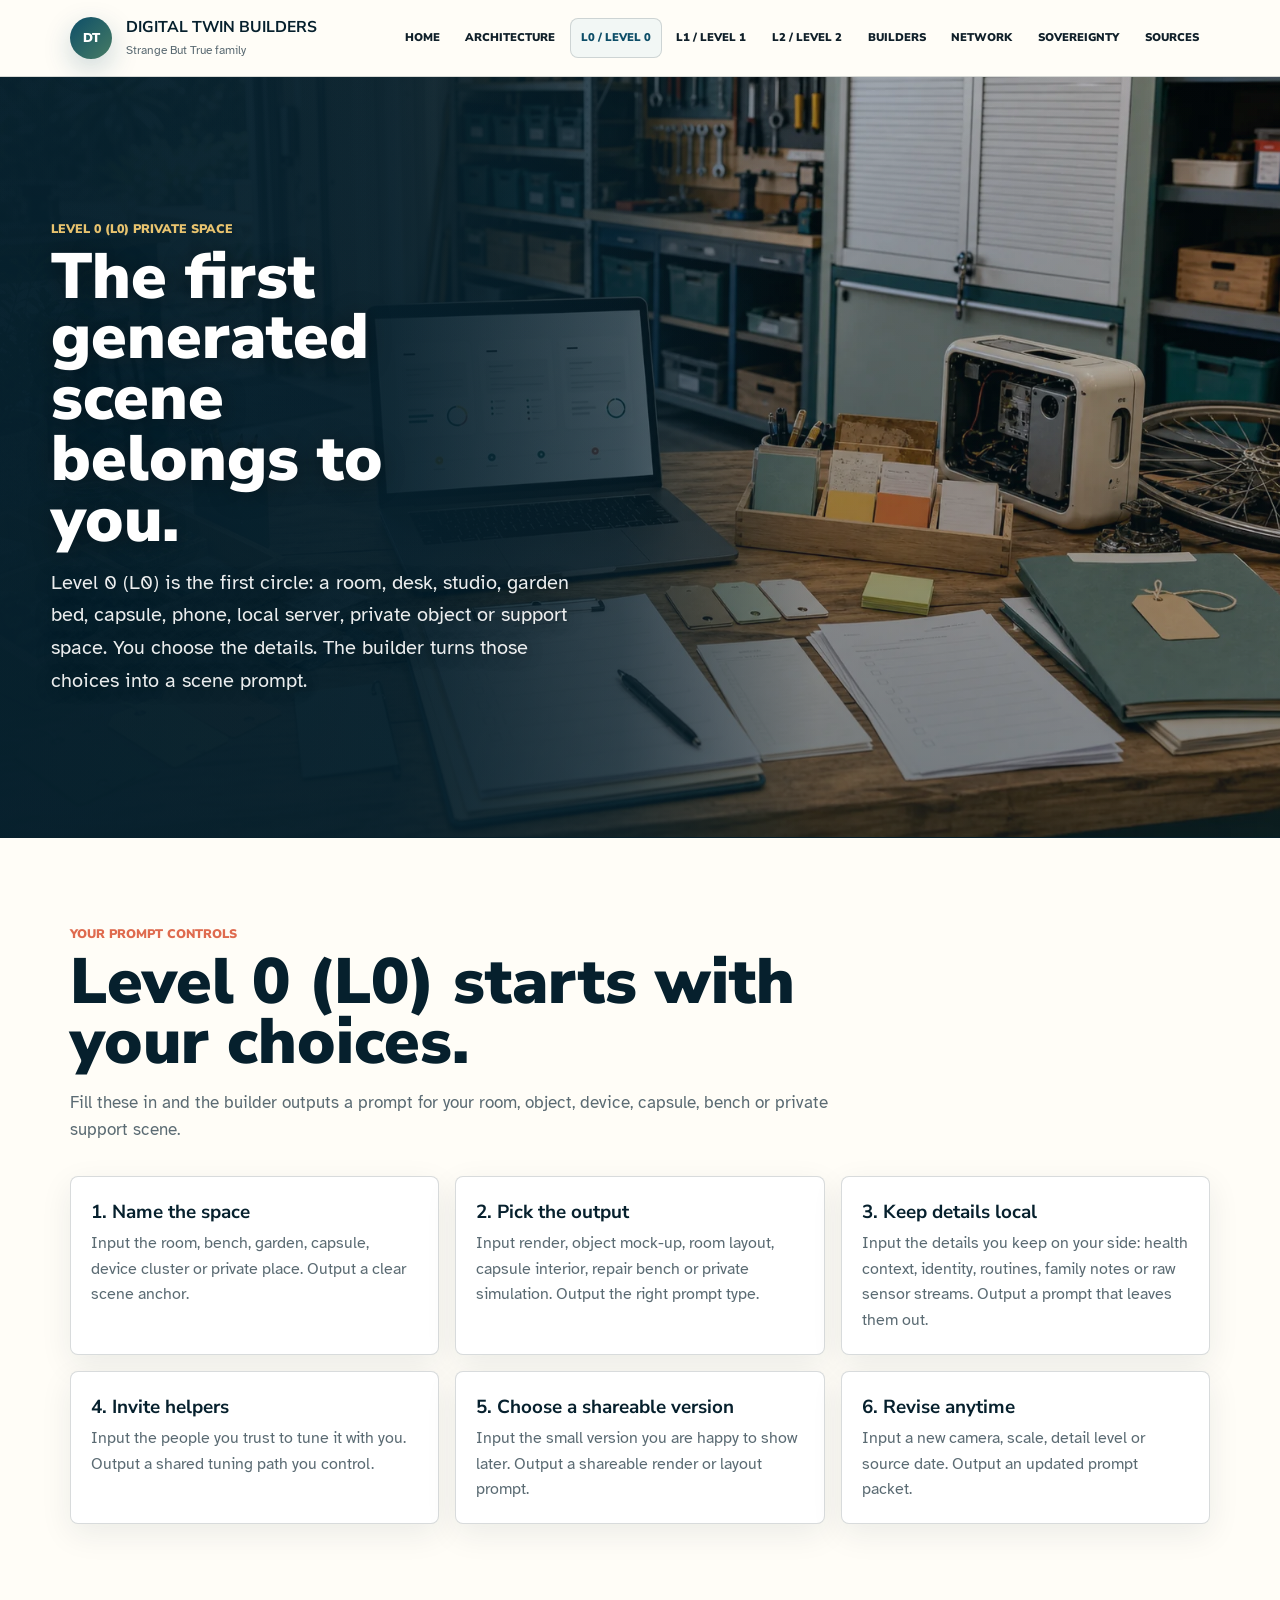
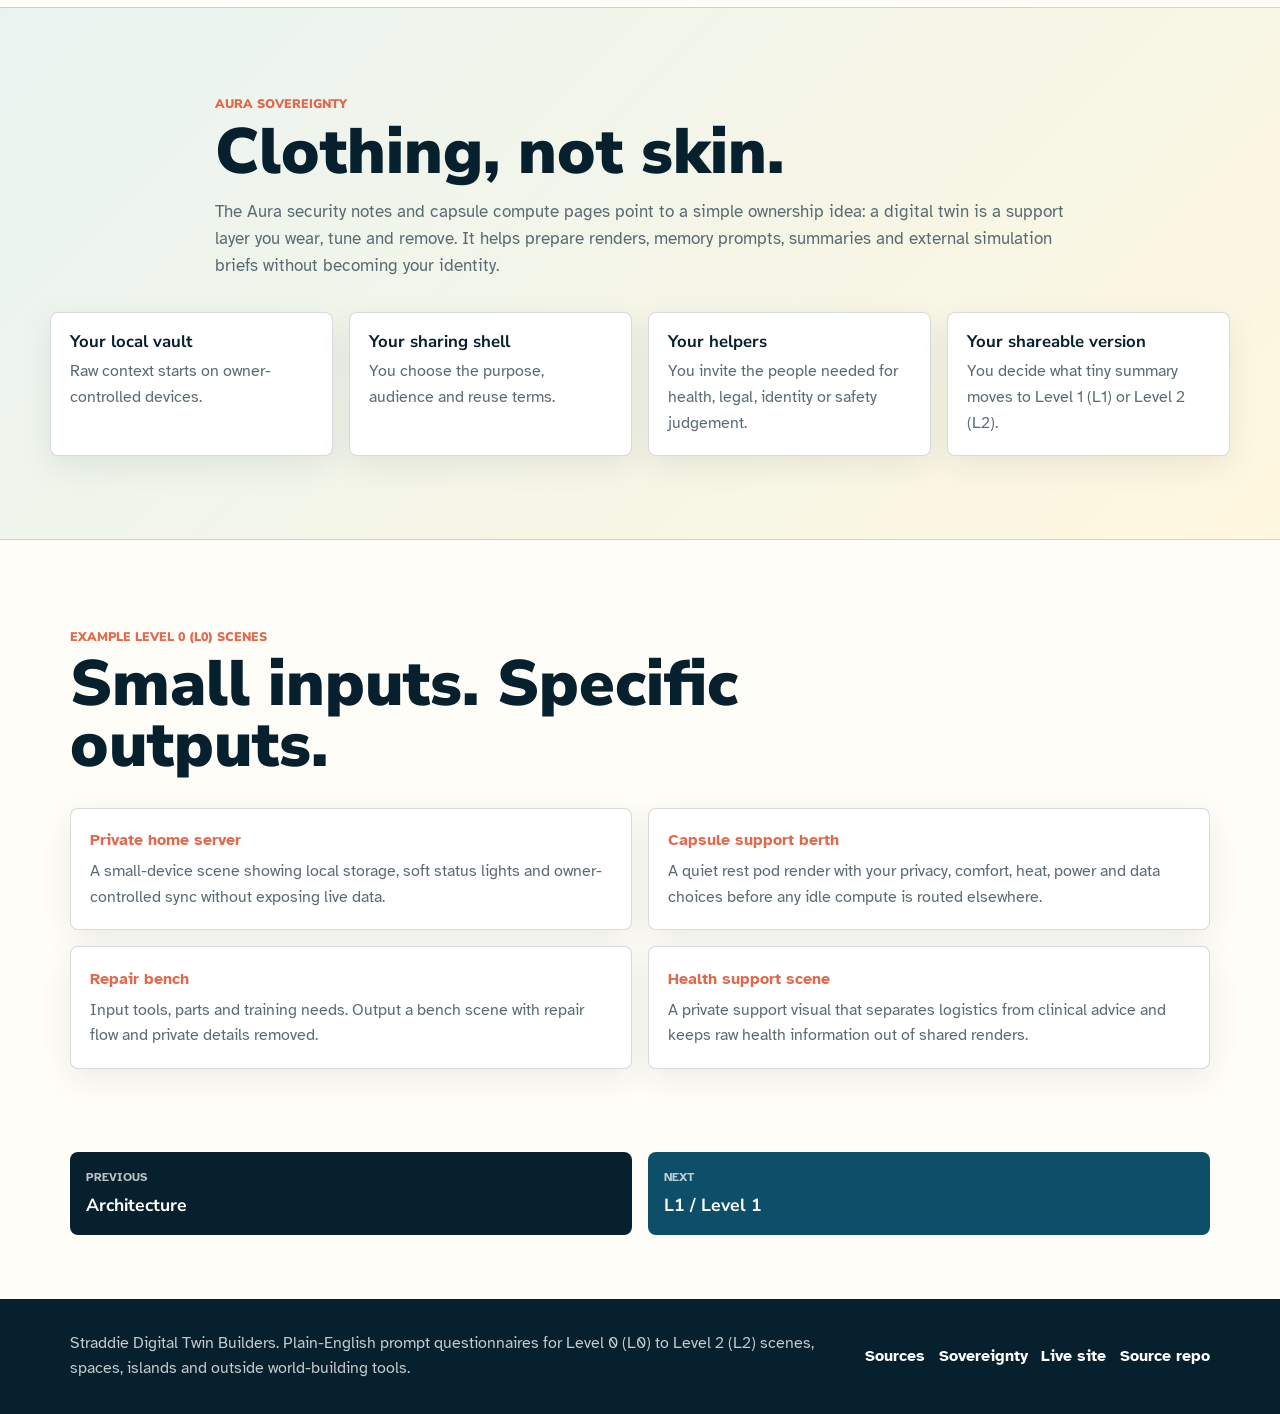
<file: l0.html>
<!doctype html>
<html lang="en-AU">
  <head>
    <meta charset="utf-8">
    <meta name="viewport" content="width=device-width, initial-scale=1">
    <meta name="description" content="Level 0 (L0) private space prompts for rooms, homes, devices, objects, Aura context and local sovereign scenes.">
    <title>Level 0 Private Space | Straddie Digital Twin Builders</title>
    <link rel="preconnect" href="https://fonts.googleapis.com">
    <link rel="preconnect" href="https://fonts.gstatic.com" crossorigin>
    <link href="https://fonts.googleapis.com/css2?family=Atkinson+Hyperlegible:wght@400;700&family=Nunito+Sans:wght@700;800;900&display=swap" rel="stylesheet">
    <link rel="stylesheet" href="styles.css">
    <link rel="icon" href="assets/favicon.svg" type="image/svg+xml">
  <link rel="shortcut icon" href="assets/favicon.ico" type="image/x-icon">
</head>
  <body data-page="l0">
    <a class="skip-link" href="#main">Skip to content</a>
    <header class="site-header" data-site-header></header>
    <main id="main">
      <section class="page-hero visual-hero" id="top" aria-labelledby="page-title">
        <div>
          <span class="section-label">Level 0 (L0) private space</span>
          <h1 id="page-title">The first generated scene belongs to you.</h1>
          <p class="lede">Level 0 (L0) is the first circle: a room, desk, studio, garden bed, capsule, phone, local server, private object or support space. You choose the details. The builder turns those choices into a scene prompt.</p>
        </div>
        <figure class="image-card">
          <img src="assets/img/forms-intake-desk.webp" alt="A tidy intake desk with forms, laptop and labelled workshop materials">
          <figcaption>A Level 0 (L0) prompt can be as simple as a private form that says what you want in the room and what you want left out.</figcaption>
        </figure>
      </section>

      <section class="section" aria-labelledby="questions-title">
        <div class="section-heading">
          <span class="section-label">Your prompt controls</span>
          <h2 id="questions-title">Level 0 (L0) starts with your choices.</h2>
          <p>Fill these in and the builder outputs a prompt for your room, object, device, capsule, bench or private support scene.</p>
        </div>
        <div class="question-grid">
          <article><h3>1. Name the space</h3><p>Input the room, bench, garden, capsule, device cluster or private place. Output a clear scene anchor.</p></article>
          <article><h3>2. Pick the output</h3><p>Input render, object mock-up, room layout, capsule interior, repair bench or private simulation. Output the right prompt type.</p></article>
          <article><h3>3. Keep details local</h3><p>Input the details you keep on your side: health context, identity, routines, family notes or raw sensor streams. Output a prompt that leaves them out.</p></article>
          <article><h3>4. Invite helpers</h3><p>Input the people you trust to tune it with you. Output a shared tuning path you control.</p></article>
          <article><h3>5. Choose a shareable version</h3><p>Input the small version you are happy to show later. Output a shareable render or layout prompt.</p></article>
          <article><h3>6. Revise anytime</h3><p>Input a new camera, scale, detail level or source date. Output an updated prompt packet.</p></article>
        </div>
      </section>

      <section class="section accent-band" aria-labelledby="aura-title">
        <div class="wide-copy">
          <span class="section-label">Aura sovereignty</span>
          <h2 id="aura-title">Clothing, not skin.</h2>
          <p>The Aura security notes and capsule compute pages point to a simple ownership idea: a digital twin is a support layer you wear, tune and remove. It helps prepare renders, memory prompts, summaries and external simulation briefs without becoming your identity.</p>
        </div>
        <div class="metric-grid">
          <article><strong>Your local vault</strong><span>Raw context starts on owner-controlled devices.</span></article>
          <article><strong>Your sharing shell</strong><span>You choose the purpose, audience and reuse terms.</span></article>
          <article><strong>Your helpers</strong><span>You invite the people needed for health, legal, identity or safety judgement.</span></article>
          <article><strong>Your shareable version</strong><span>You decide what tiny summary moves to Level 1 (L1) or Level 2 (L2).</span></article>
        </div>
      </section>

      <section class="section" aria-labelledby="examples-title">
        <div class="section-heading">
          <span class="section-label">Example Level 0 (L0) scenes</span>
          <h2 id="examples-title">Small inputs. Specific outputs.</h2>
        </div>
        <div class="scene-list">
          <article><span>Private home server</span><p>A small-device scene showing local storage, soft status lights and owner-controlled sync without exposing live data.</p></article>
          <article><span>Capsule support berth</span><p>A quiet rest pod render with your privacy, comfort, heat, power and data choices before any idle compute is routed elsewhere.</p></article>
          <article><span>Repair bench</span><p>Input tools, parts and training needs. Output a bench scene with repair flow and private details removed.</p></article>
          <article><span>Health support scene</span><p>A private support visual that separates logistics from clinical advice and keeps raw health information out of shared renders.</p></article>
        </div>
      </section>

      <div class="sequence-wrap" data-sequence-nav></div>
    </main>
    <footer class="site-footer" data-site-footer></footer>
    <button class="to-top" type="button" data-to-top aria-label="Back to top">Top</button>
    <script src="script.js"></script>
  </body>
</html>
</file>
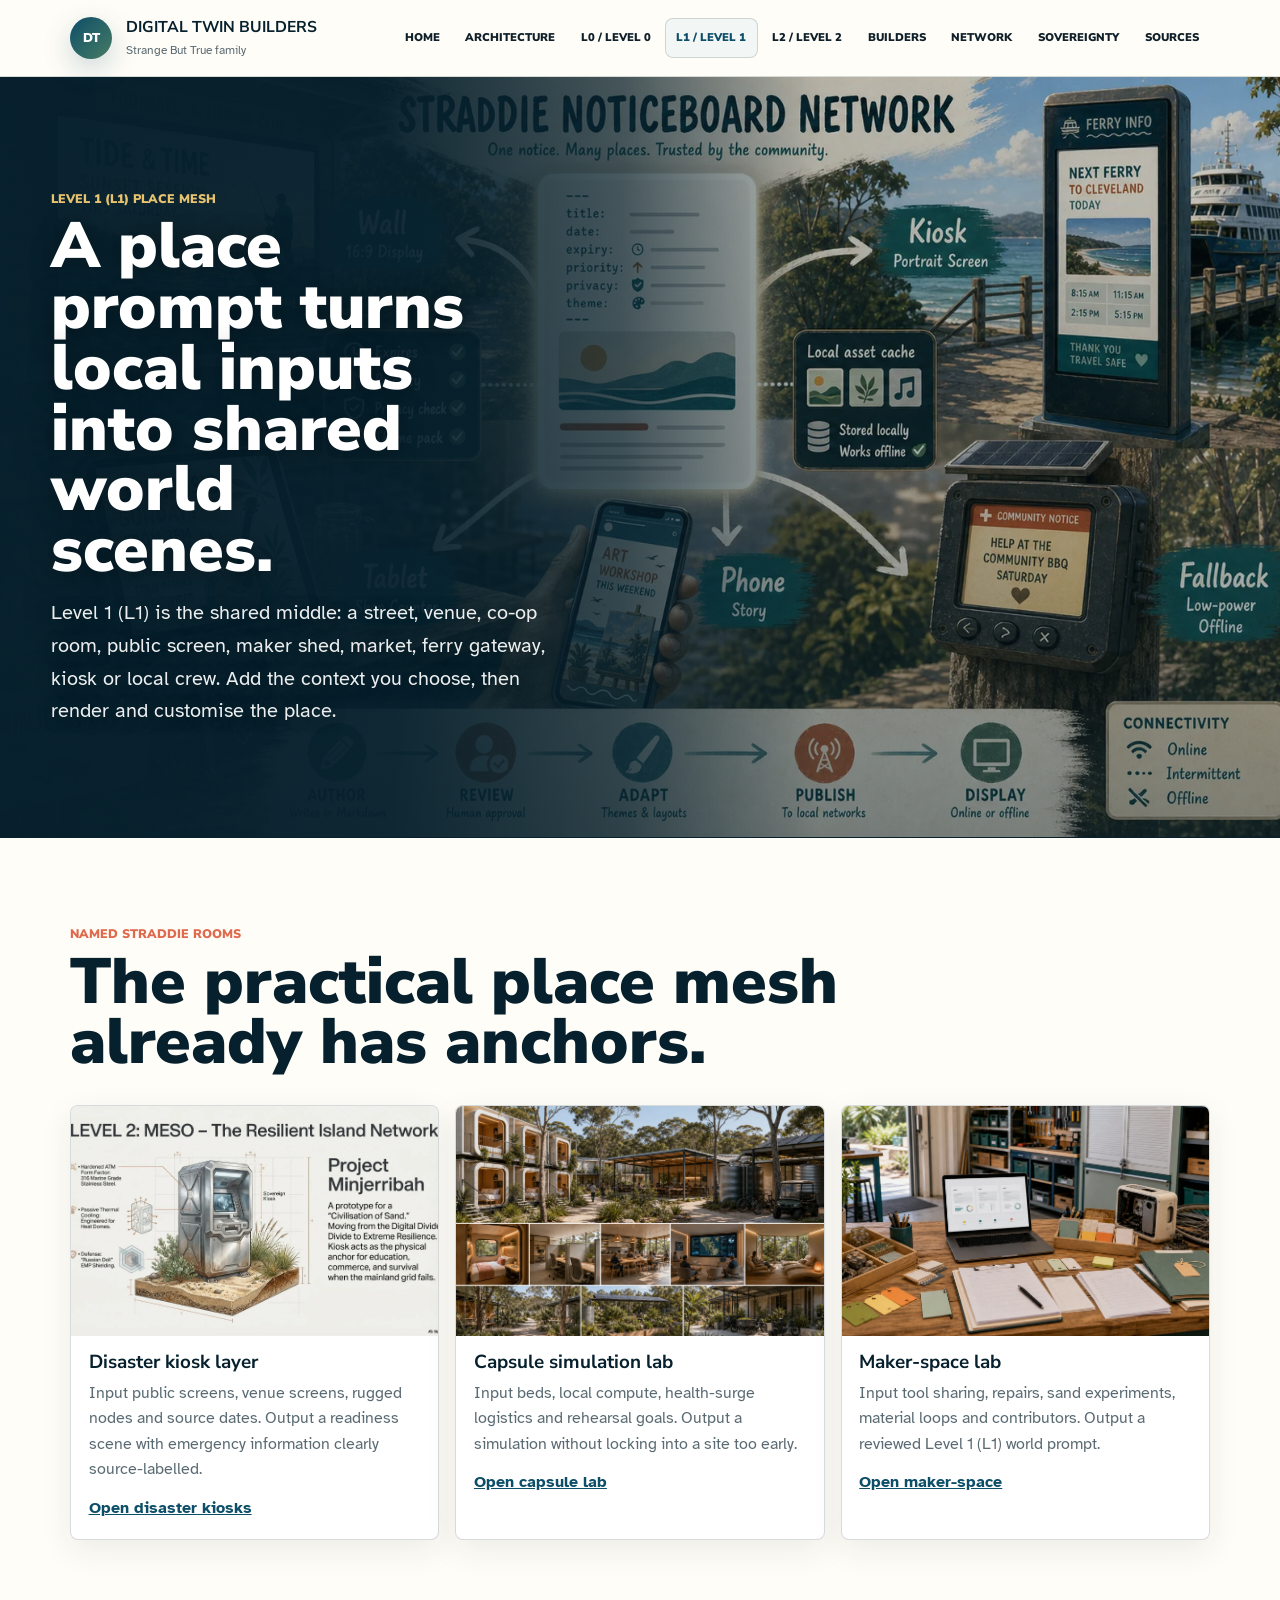
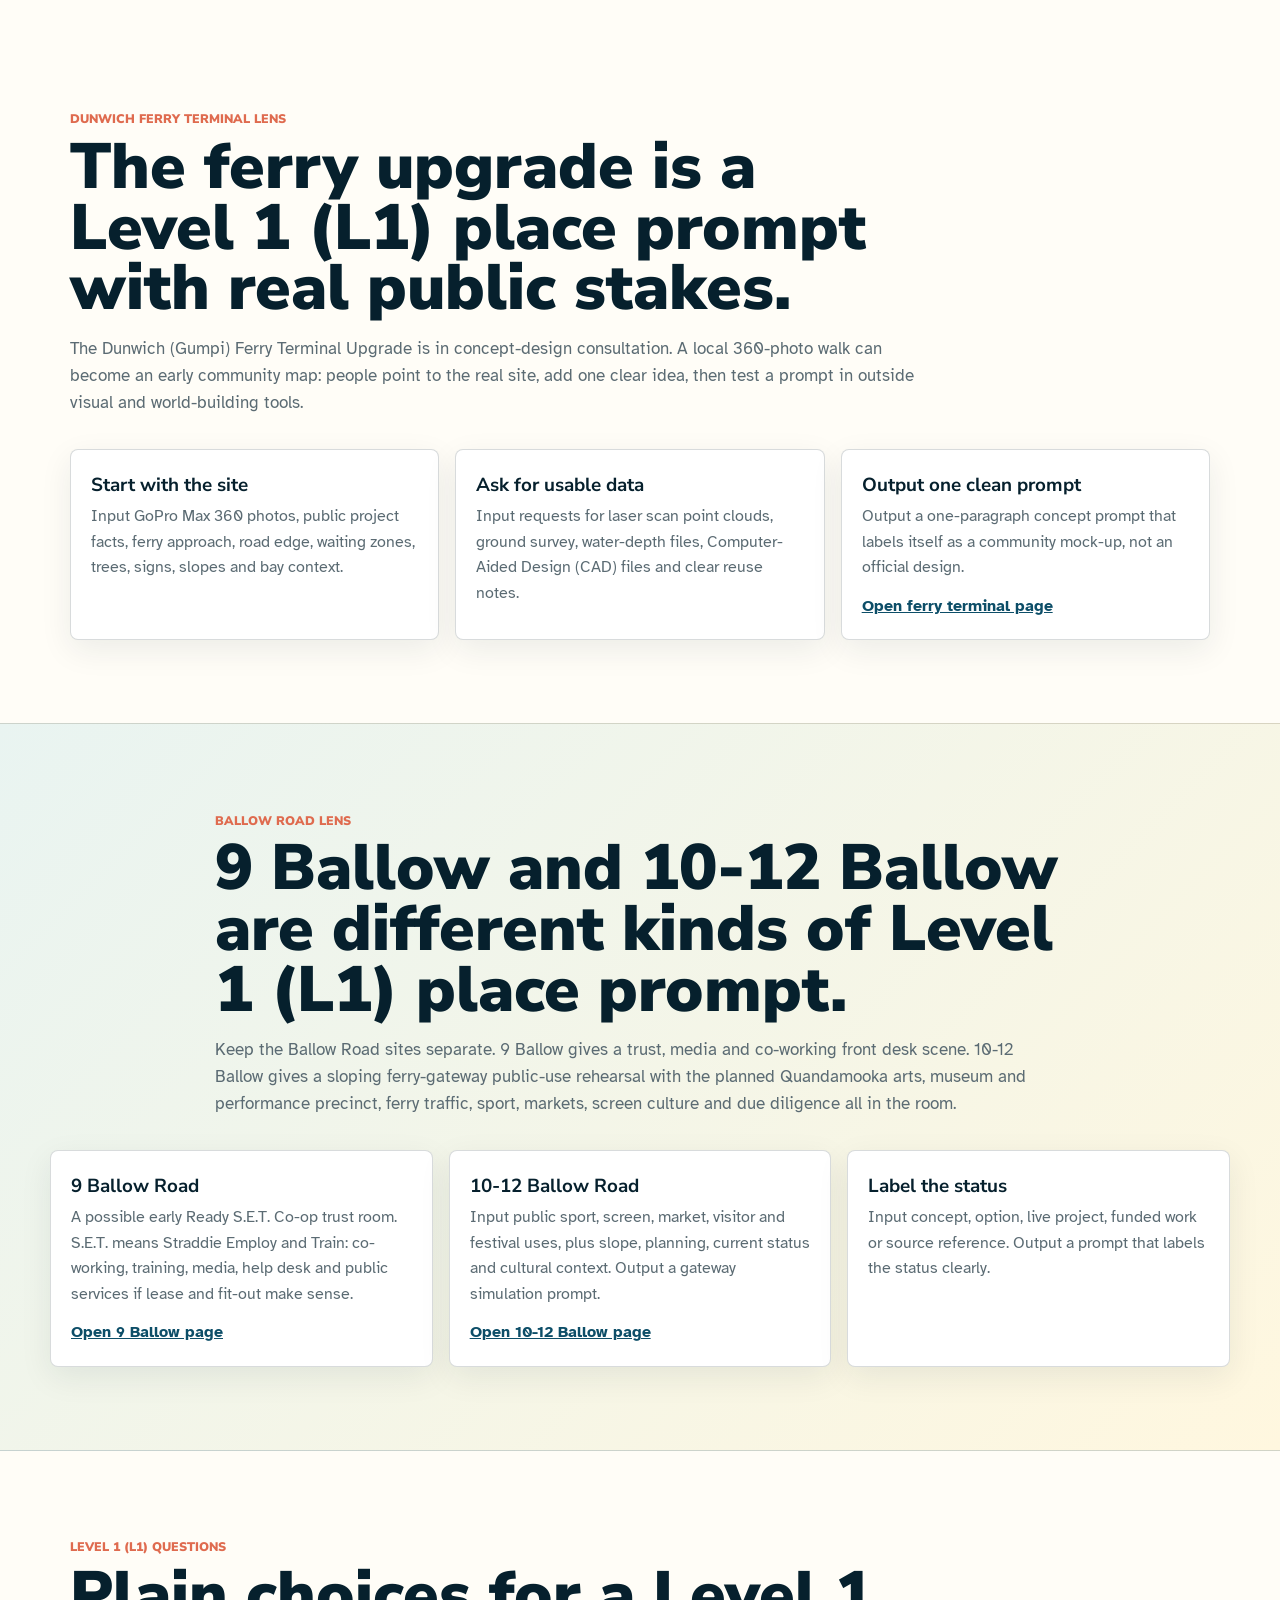
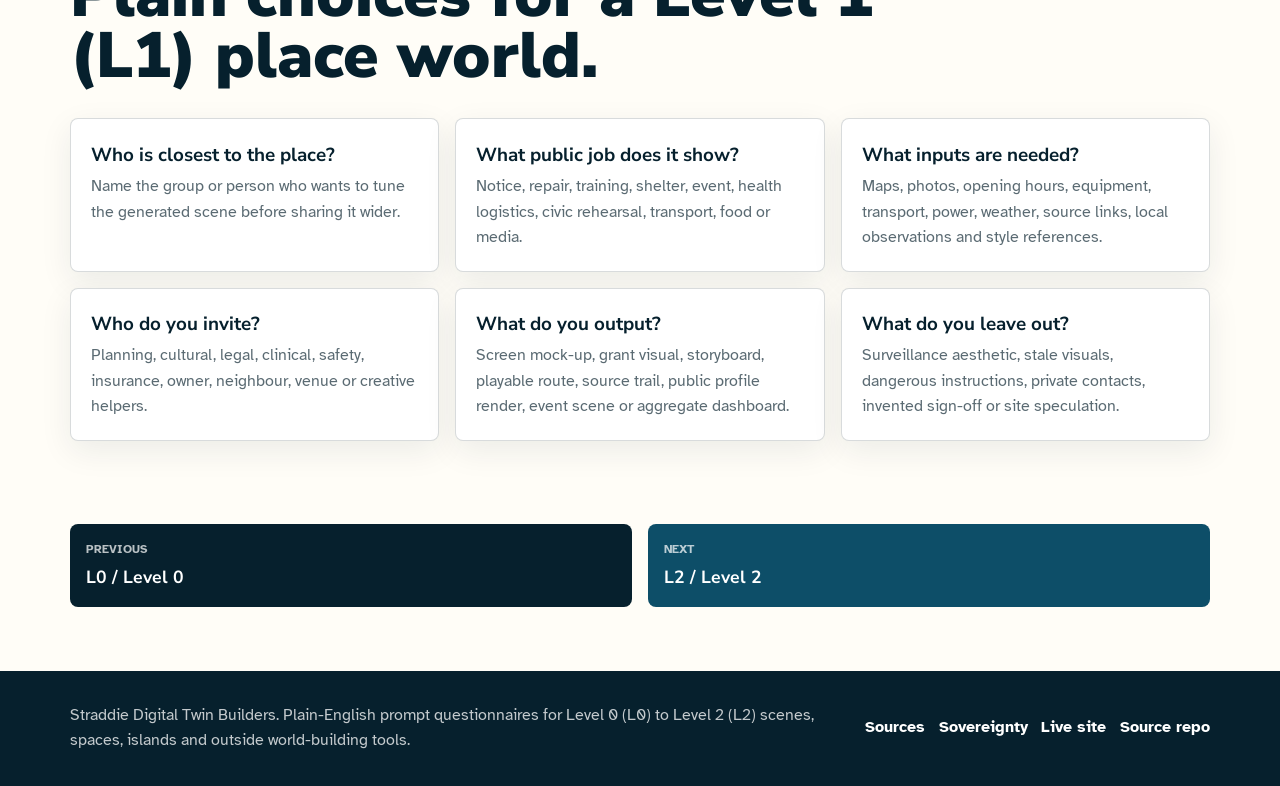
<file: l1.html>
<!doctype html>
<html lang="en-AU">
  <head>
    <meta charset="utf-8">
    <meta name="viewport" content="width=device-width, initial-scale=1">
    <meta name="description" content="Level 1 (L1) place mesh prompts for Straddie venues, Dunwich ferry terminal, Ballow Road, maker-space, disaster kiosk, noticeboard and local world-building scenes.">
    <title>Level 1 Place Mesh | Straddie Digital Twin Builders</title>
    <link rel="preconnect" href="https://fonts.googleapis.com">
    <link rel="preconnect" href="https://fonts.gstatic.com" crossorigin>
    <link href="https://fonts.googleapis.com/css2?family=Atkinson+Hyperlegible:wght@400;700&family=Nunito+Sans:wght@700;800;900&display=swap" rel="stylesheet">
    <link rel="stylesheet" href="styles.css">
    <link rel="icon" href="assets/favicon.svg" type="image/svg+xml">
  <link rel="shortcut icon" href="assets/favicon.ico" type="image/x-icon">
</head>
  <body data-page="l1">
    <a class="skip-link" href="#main">Skip to content</a>
    <header class="site-header" data-site-header></header>
    <main id="main">
      <section class="page-hero visual-hero" id="top" aria-labelledby="page-title">
        <div>
          <span class="section-label">Level 1 (L1) place mesh</span>
          <h1 id="page-title">A place prompt turns local inputs into shared world scenes.</h1>
          <p class="lede">Level 1 (L1) is the shared middle: a street, venue, co-op room, public screen, maker shed, market, ferry gateway, kiosk or local crew. Add the context you choose, then render and customise the place.</p>
        </div>
        <figure class="image-card full-image-card">
          <img src="assets/img/noticeboard-device-pipeline.webp" alt="One Markdown notice becoming a wall screen, kiosk, tablet, phone and offline fallback">
          <figcaption>The noticeboard network is the cleanest Level 1 (L1) metaphor: one chosen prompt, many local surfaces.</figcaption>
        </figure>
      </section>

      <section class="section" aria-labelledby="places-title">
        <div class="section-heading">
          <span class="section-label">Named Straddie rooms</span>
          <h2 id="places-title">The practical place mesh already has anchors.</h2>
        </div>
        <div class="feature-grid three">
          <article class="feature-card">
            <img src="assets/img/resilient-island-network.webp" alt="A resilient island network with public screens and local nodes">
            <h3>Disaster kiosk layer</h3>
            <p>Input public screens, venue screens, rugged nodes and source dates. Output a readiness scene with emergency information clearly source-labelled.</p>
            <a href="https://auraofintelligence.github.io/straddie-disaster-kiosks/" target="_blank" rel="noopener noreferrer">Open disaster kiosks</a>
          </article>
          <article class="feature-card">
            <img src="assets/img/capsule-surge-lab-concept.webp" alt="Inland capsule surge lab concept with shared rooms and native trees">
            <h3>Capsule simulation lab</h3>
            <p>Input beds, local compute, health-surge logistics and rehearsal goals. Output a simulation without locking into a site too early.</p>
            <a href="https://auraofintelligence.github.io/straddie-capsule-surge-lab/" target="_blank" rel="noopener noreferrer">Open capsule lab</a>
          </article>
          <article class="feature-card">
            <img src="assets/img/forms-intake-desk.webp" alt="A workshop desk with forms, parts and organised local maker-space intake material">
            <h3>Maker-space lab</h3>
            <p>Input tool sharing, repairs, sand experiments, material loops and contributors. Output a reviewed Level 1 (L1) world prompt.</p>
            <a href="https://auraofintelligence.github.io/straddie-makerspace-lab/" target="_blank" rel="noopener noreferrer">Open maker-space</a>
          </article>
        </div>
      </section>

      <section class="section" aria-labelledby="ferry-title">
        <div class="wide-copy">
          <span class="section-label">Dunwich ferry terminal lens</span>
          <h2 id="ferry-title">The ferry upgrade is a Level 1 (L1) place prompt with real public stakes.</h2>
          <p>The Dunwich (Gumpi) Ferry Terminal Upgrade is in concept-design consultation. A local 360-photo walk can become an early community map: people point to the real site, add one clear idea, then test a prompt in outside visual and world-building tools.</p>
        </div>
        <div class="info-grid">
          <article><h3>Start with the site</h3><p>Input GoPro Max 360 photos, public project facts, ferry approach, road edge, waiting zones, trees, signs, slopes and bay context.</p></article>
          <article><h3>Ask for usable data</h3><p>Input requests for laser scan point clouds, ground survey, water-depth files, Computer-Aided Design (CAD) files and clear reuse notes.</p></article>
          <article><h3>Output one clean prompt</h3><p>Output a one-paragraph concept prompt that labels itself as a community mock-up, not an official design.</p><a href="dunwich-ferry-terminal.html">Open ferry terminal page</a></article>
        </div>
      </section>

      <section class="section accent-band" aria-labelledby="ballow-title">
        <div class="wide-copy">
          <span class="section-label">Ballow Road lens</span>
          <h2 id="ballow-title">9 Ballow and 10-12 Ballow are different kinds of Level 1 (L1) place prompt.</h2>
          <p>Keep the Ballow Road sites separate. 9 Ballow gives a trust, media and co-working front desk scene. 10-12 Ballow gives a sloping ferry-gateway public-use rehearsal with the planned Quandamooka arts, museum and performance precinct, ferry traffic, sport, markets, screen culture and due diligence all in the room.</p>
        </div>
        <div class="info-grid">
          <article><h3>9 Ballow Road</h3><p>A possible early Ready S.E.T. Co-op trust room. S.E.T. means Straddie Employ and Train: co-working, training, media, help desk and public services if lease and fit-out make sense.</p><a href="https://auraofintelligence.github.io/ready-set-co-op-trust-hub/ballow-road.html" target="_blank" rel="noopener noreferrer">Open 9 Ballow page</a></article>
          <article><h3>10-12 Ballow Road</h3><p>Input public sport, screen, market, visitor and festival uses, plus slope, planning, current status and cultural context. Output a gateway simulation prompt.</p><a href="https://auraofintelligence.github.io/ballow-road-sand-screen-hub/site.html" target="_blank" rel="noopener noreferrer">Open 10-12 Ballow page</a></article>
          <article><h3>Label the status</h3><p>Input concept, option, live project, funded work or source reference. Output a prompt that labels the status clearly.</p></article>
        </div>
      </section>

      <section class="section" aria-labelledby="l1-questions">
        <div class="section-heading">
          <span class="section-label">Level 1 (L1) questions</span>
          <h2 id="l1-questions">Plain choices for a Level 1 (L1) place world.</h2>
        </div>
        <div class="question-grid">
          <article><h3>Who is closest to the place?</h3><p>Name the group or person who wants to tune the generated scene before sharing it wider.</p></article>
          <article><h3>What public job does it show?</h3><p>Notice, repair, training, shelter, event, health logistics, civic rehearsal, transport, food or media.</p></article>
          <article><h3>What inputs are needed?</h3><p>Maps, photos, opening hours, equipment, transport, power, weather, source links, local observations and style references.</p></article>
          <article><h3>Who do you invite?</h3><p>Planning, cultural, legal, clinical, safety, insurance, owner, neighbour, venue or creative helpers.</p></article>
          <article><h3>What do you output?</h3><p>Screen mock-up, grant visual, storyboard, playable route, source trail, public profile render, event scene or aggregate dashboard.</p></article>
          <article><h3>What do you leave out?</h3><p>Surveillance aesthetic, stale visuals, dangerous instructions, private contacts, invented sign-off or site speculation.</p></article>
        </div>
      </section>

      <div class="sequence-wrap" data-sequence-nav></div>
    </main>
    <footer class="site-footer" data-site-footer></footer>
    <button class="to-top" type="button" data-to-top aria-label="Back to top">Top</button>
    <script src="script.js"></script>
  </body>
</html>
</file>
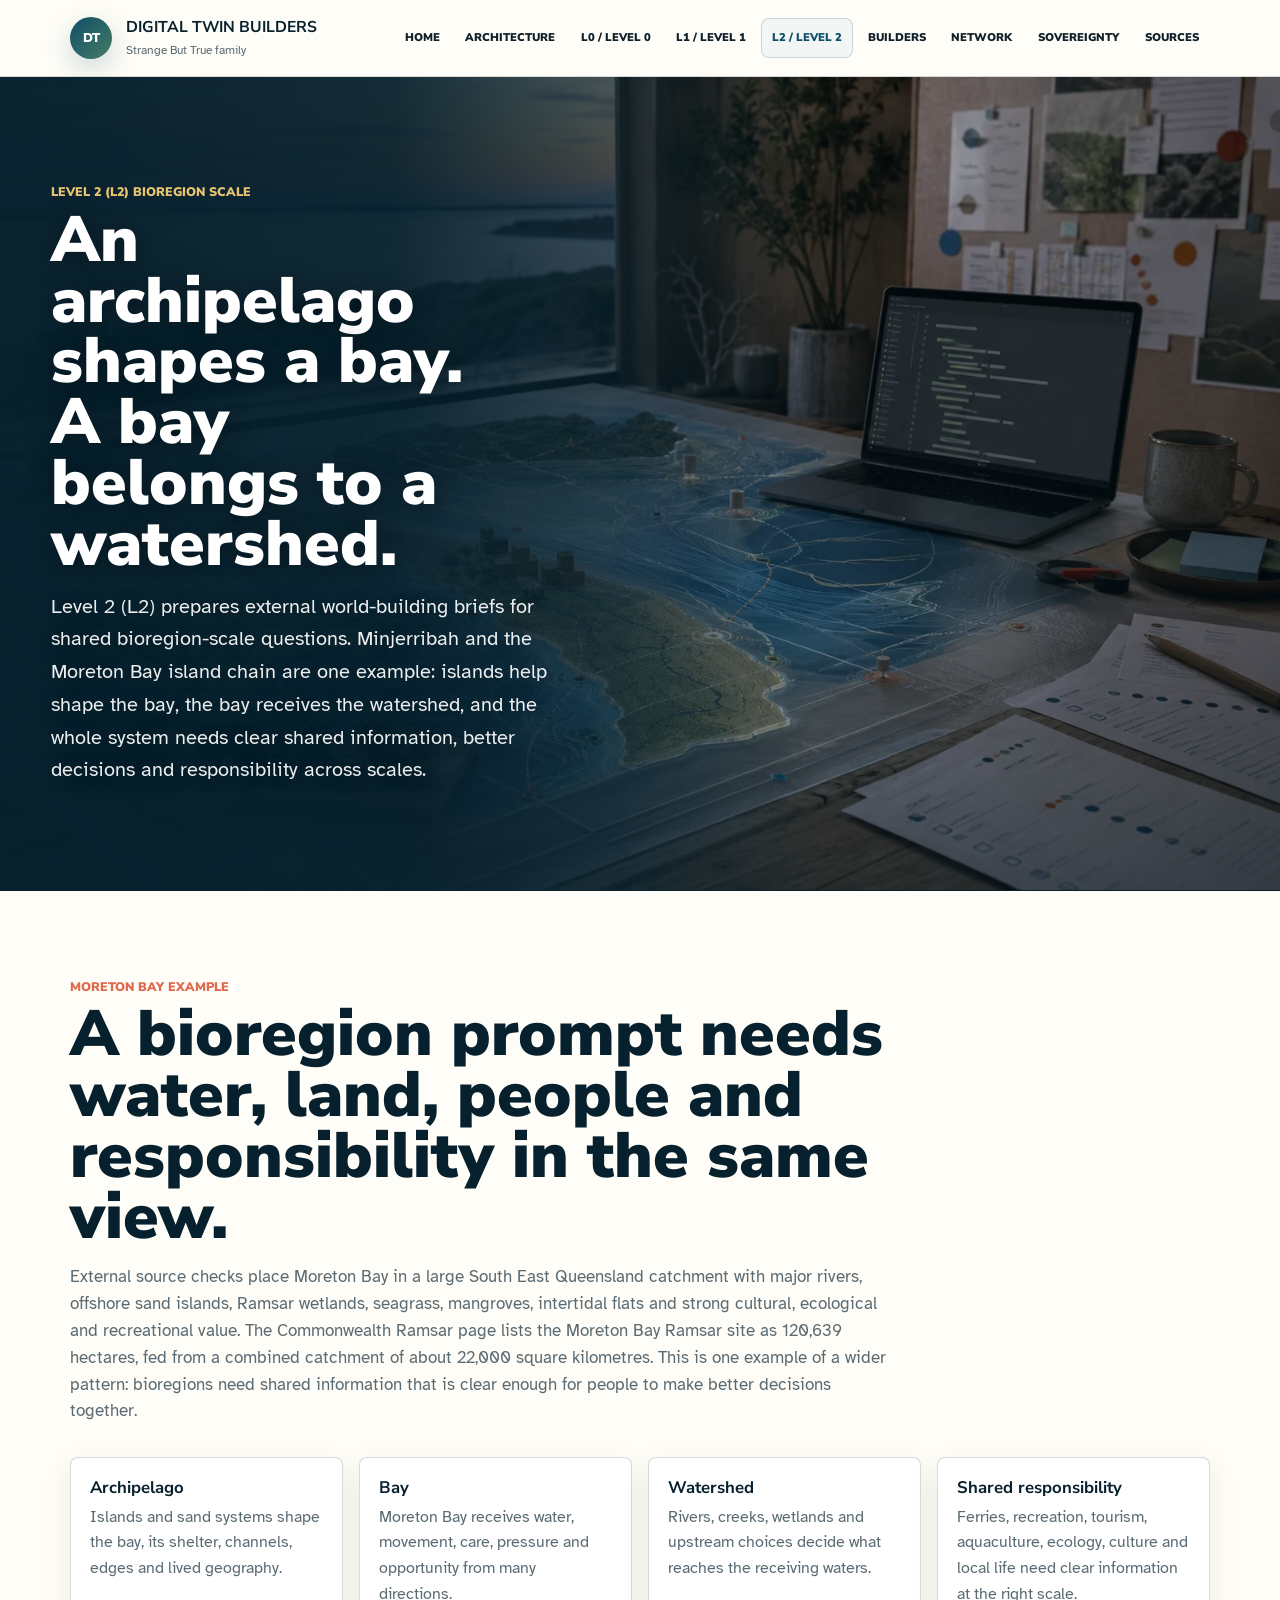
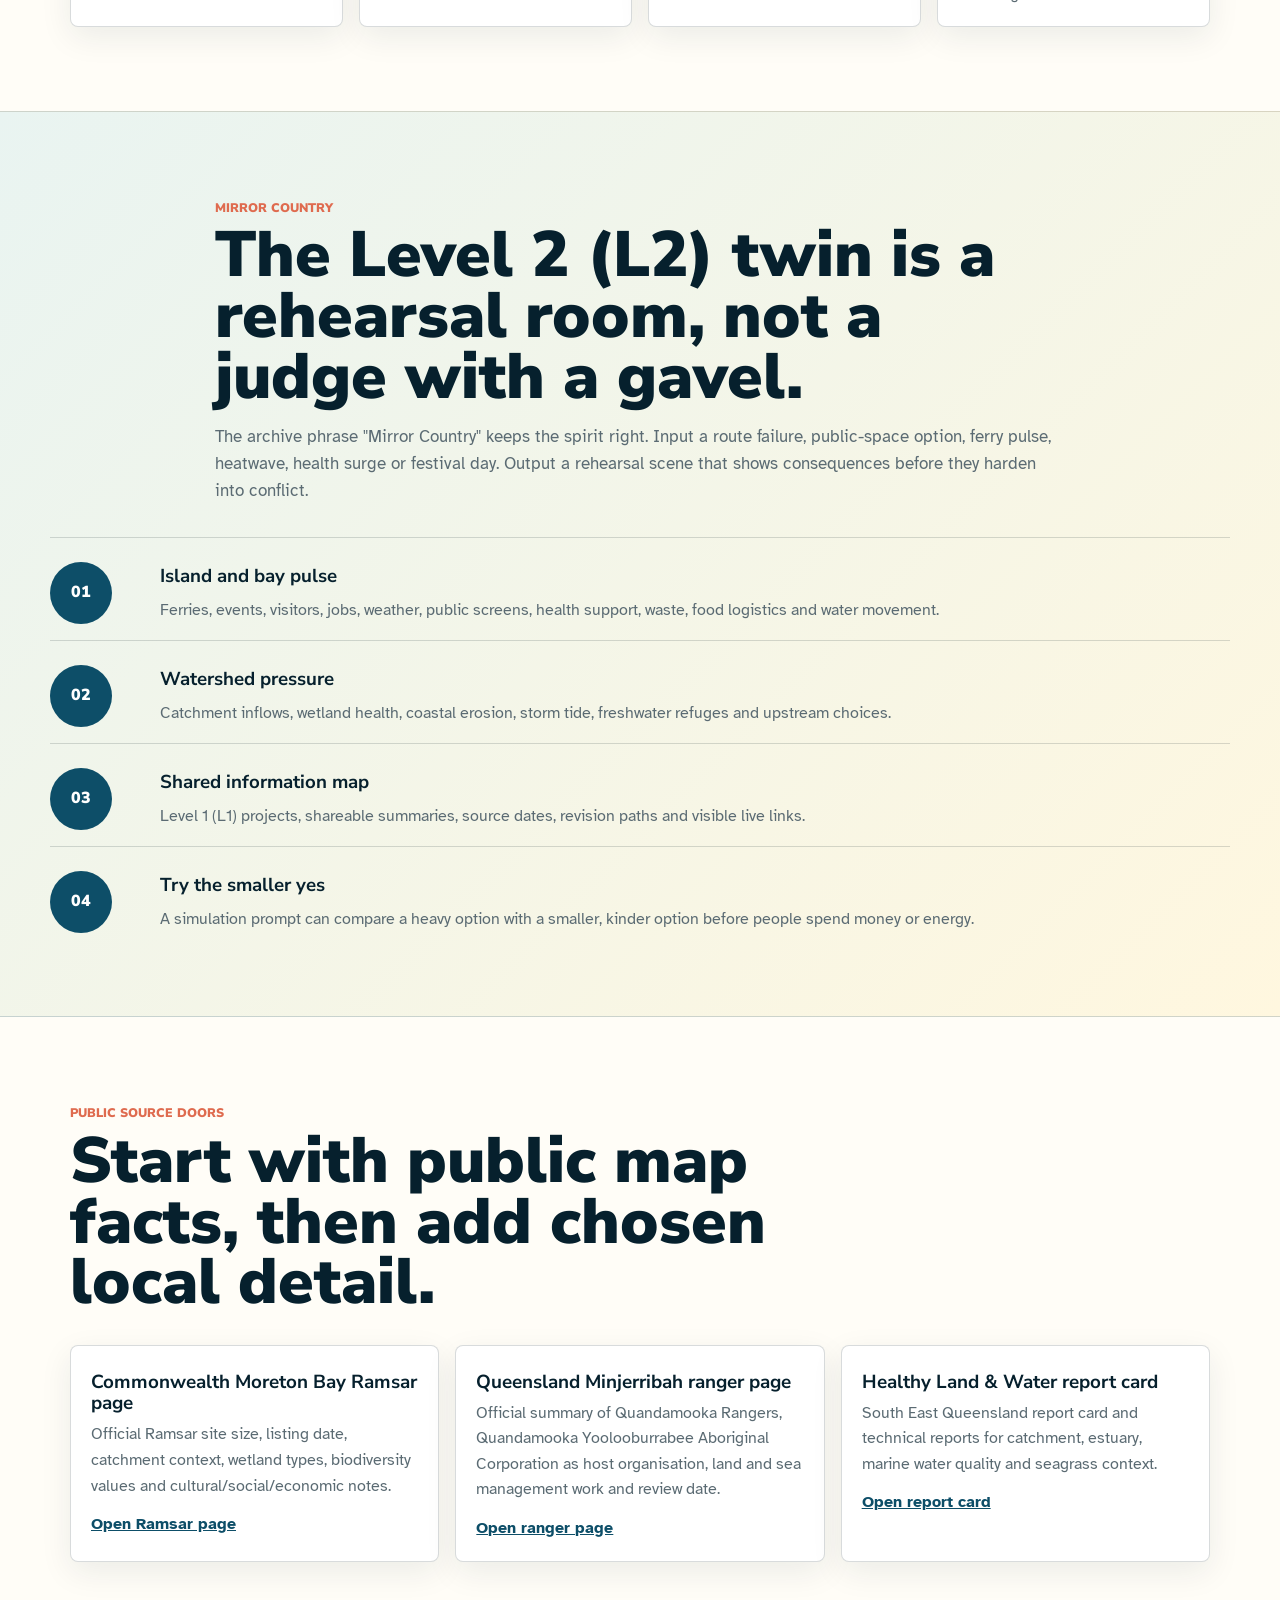
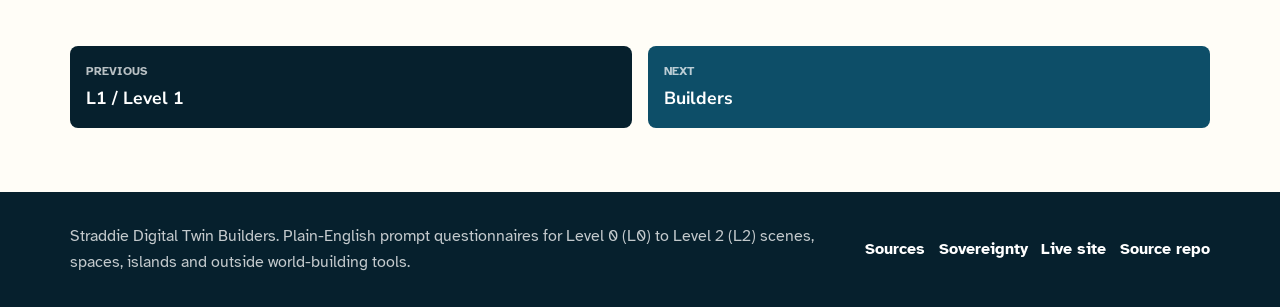
<file: l2.html>
<!doctype html>
<html lang="en-AU">
  <head>
    <meta charset="utf-8">
    <meta name="viewport" content="width=device-width, initial-scale=1">
    <meta name="description" content="Level 2 (L2) bioregion-scale prompt briefs using Minjerribah, Moreton Bay and watershed responsibility as one clear example.">
    <title>Level 2 Bioregion Scale | Straddie Digital Twin Builders</title>
    <link rel="preconnect" href="https://fonts.googleapis.com">
    <link rel="preconnect" href="https://fonts.gstatic.com" crossorigin>
    <link href="https://fonts.googleapis.com/css2?family=Atkinson+Hyperlegible:wght@400;700&family=Nunito+Sans:wght@700;800;900&display=swap" rel="stylesheet">
    <link rel="stylesheet" href="styles.css">
    <link rel="icon" href="assets/favicon.svg" type="image/svg+xml">
  <link rel="shortcut icon" href="assets/favicon.ico" type="image/x-icon">
</head>
  <body data-page="l2">
    <a class="skip-link" href="#main">Skip to content</a>
    <header class="site-header" data-site-header></header>
    <main id="main">
      <section class="page-hero visual-hero" id="top" aria-labelledby="page-title">
        <div>
          <span class="section-label">Level 2 (L2) bioregion scale</span>
          <h1 id="page-title">An archipelago shapes a bay. A bay belongs to a watershed.</h1>
          <p class="lede">Level 2 (L2) prepares external world-building briefs for shared bioregion-scale questions. Minjerribah and the Moreton Bay island chain are one example: islands help shape the bay, the bay receives the watershed, and the whole system needs clear shared information, better decisions and responsibility across scales.</p>
        </div>
        <figure class="image-card">
          <img src="assets/img/digital-twin-builders-hero.webp" alt="Layered coastal maps and Markdown planning forms on a civic planning table">
          <figcaption>Level 2 (L2) is a scale brief for external tools, not a reason to expose private Level 0 (L0) or sensitive Level 1 (L1) detail.</figcaption>
        </figure>
      </section>

      <section class="section" aria-labelledby="watershed-title">
        <div class="section-heading">
          <span class="section-label">Moreton Bay example</span>
          <h2 id="watershed-title">A bioregion prompt needs water, land, people and responsibility in the same view.</h2>
          <p>External source checks place Moreton Bay in a large South East Queensland catchment with major rivers, offshore sand islands, Ramsar wetlands, seagrass, mangroves, intertidal flats and strong cultural, ecological and recreational value. The Commonwealth Ramsar page lists the Moreton Bay Ramsar site as 120,639 hectares, fed from a combined catchment of about 22,000 square kilometres. This is one example of a wider pattern: bioregions need shared information that is clear enough for people to make better decisions together.</p>
        </div>
        <div class="metric-grid">
          <article><strong>Archipelago</strong><span>Islands and sand systems shape the bay, its shelter, channels, edges and lived geography.</span></article>
          <article><strong>Bay</strong><span>Moreton Bay receives water, movement, care, pressure and opportunity from many directions.</span></article>
          <article><strong>Watershed</strong><span>Rivers, creeks, wetlands and upstream choices decide what reaches the receiving waters.</span></article>
          <article><strong>Shared responsibility</strong><span>Ferries, recreation, tourism, aquaculture, ecology, culture and local life need clear information at the right scale.</span></article>
        </div>
      </section>

      <section class="section accent-band" aria-labelledby="mirror-title">
        <div class="wide-copy">
          <span class="section-label">Mirror Country</span>
          <h2 id="mirror-title">The Level 2 (L2) twin is a rehearsal room, not a judge with a gavel.</h2>
          <p>The archive phrase "Mirror Country" keeps the spirit right. Input a route failure, public-space option, ferry pulse, heatwave, health surge or festival day. Output a rehearsal scene that shows consequences before they harden into conflict.</p>
        </div>
        <div class="timeline">
          <article><span>01</span><div><h3>Island and bay pulse</h3><p>Ferries, events, visitors, jobs, weather, public screens, health support, waste, food logistics and water movement.</p></div></article>
          <article><span>02</span><div><h3>Watershed pressure</h3><p>Catchment inflows, wetland health, coastal erosion, storm tide, freshwater refuges and upstream choices.</p></div></article>
          <article><span>03</span><div><h3>Shared information map</h3><p>Level 1 (L1) projects, shareable summaries, source dates, revision paths and visible live links.</p></div></article>
          <article><span>04</span><div><h3>Try the smaller yes</h3><p>A simulation prompt can compare a heavy option with a smaller, kinder option before people spend money or energy.</p></div></article>
        </div>
      </section>

      <section class="section" aria-labelledby="sources-title">
        <div class="section-heading">
          <span class="section-label">Public source doors</span>
          <h2 id="sources-title">Start with public map facts, then add chosen local detail.</h2>
        </div>
        <div class="source-grid">
          <article><h3>Commonwealth Moreton Bay Ramsar page</h3><p>Official Ramsar site size, listing date, catchment context, wetland types, biodiversity values and cultural/social/economic notes.</p><a href="https://www.dcceew.gov.au/water/wetlands/australian-ramsar-wetlands/moreton-bay" target="_blank" rel="noopener noreferrer">Open Ramsar page</a></article>
          <article><h3>Queensland Minjerribah ranger page</h3><p>Official summary of Quandamooka Rangers, Quandamooka Yoolooburrabee Aboriginal Corporation as host organisation, land and sea management work and review date.</p><a href="https://www.qld.gov.au/environment/plants-animals/conservation/community/land-sea-rangers/locations/minjerribah-north-stradbroke-island" target="_blank" rel="noopener noreferrer">Open ranger page</a></article>
          <article><h3>Healthy Land & Water report card</h3><p>South East Queensland report card and technical reports for catchment, estuary, marine water quality and seagrass context.</p><a href="https://www.healthylandwater.com.au/resources/report-card" target="_blank" rel="noopener noreferrer">Open report card</a></article>
        </div>
      </section>

      <div class="sequence-wrap" data-sequence-nav></div>
    </main>
    <footer class="site-footer" data-site-footer></footer>
    <button class="to-top" type="button" data-to-top aria-label="Back to top">Top</button>
    <script src="script.js"></script>
  </body>
</html>
</file>
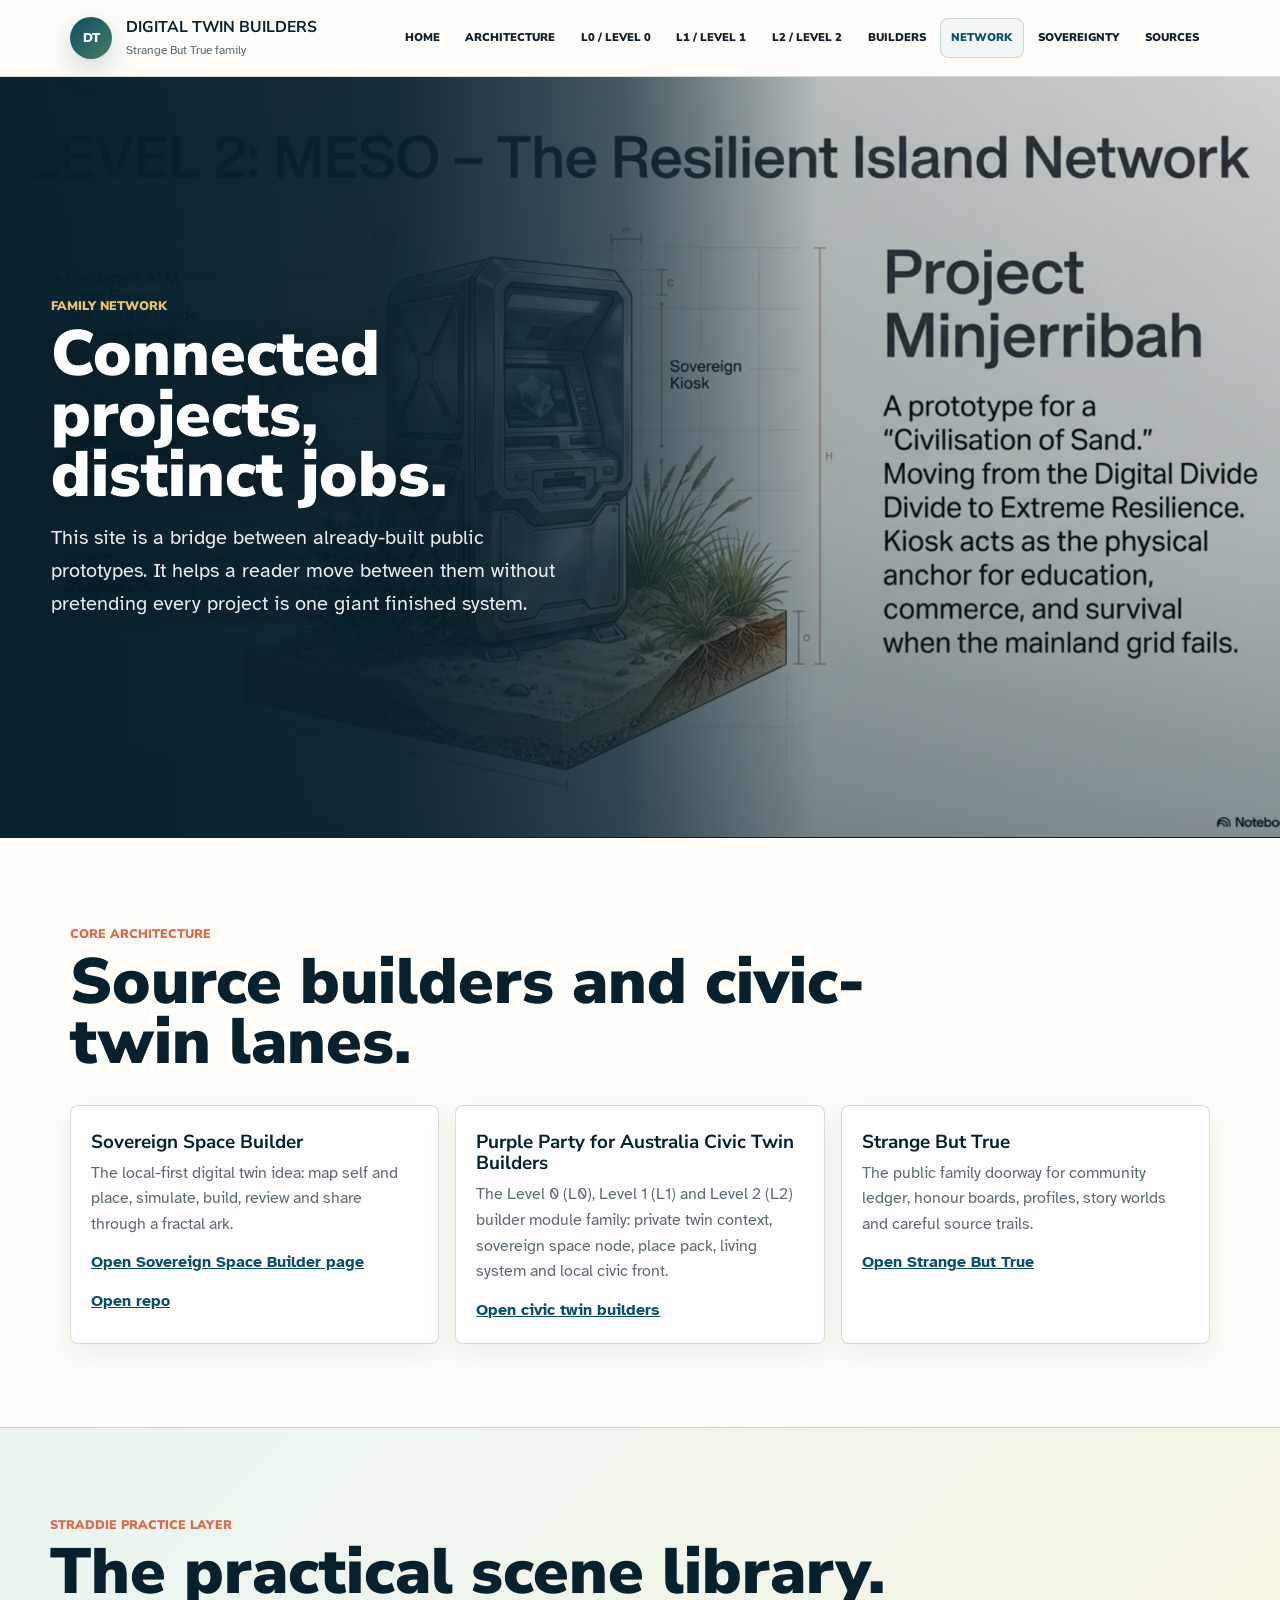
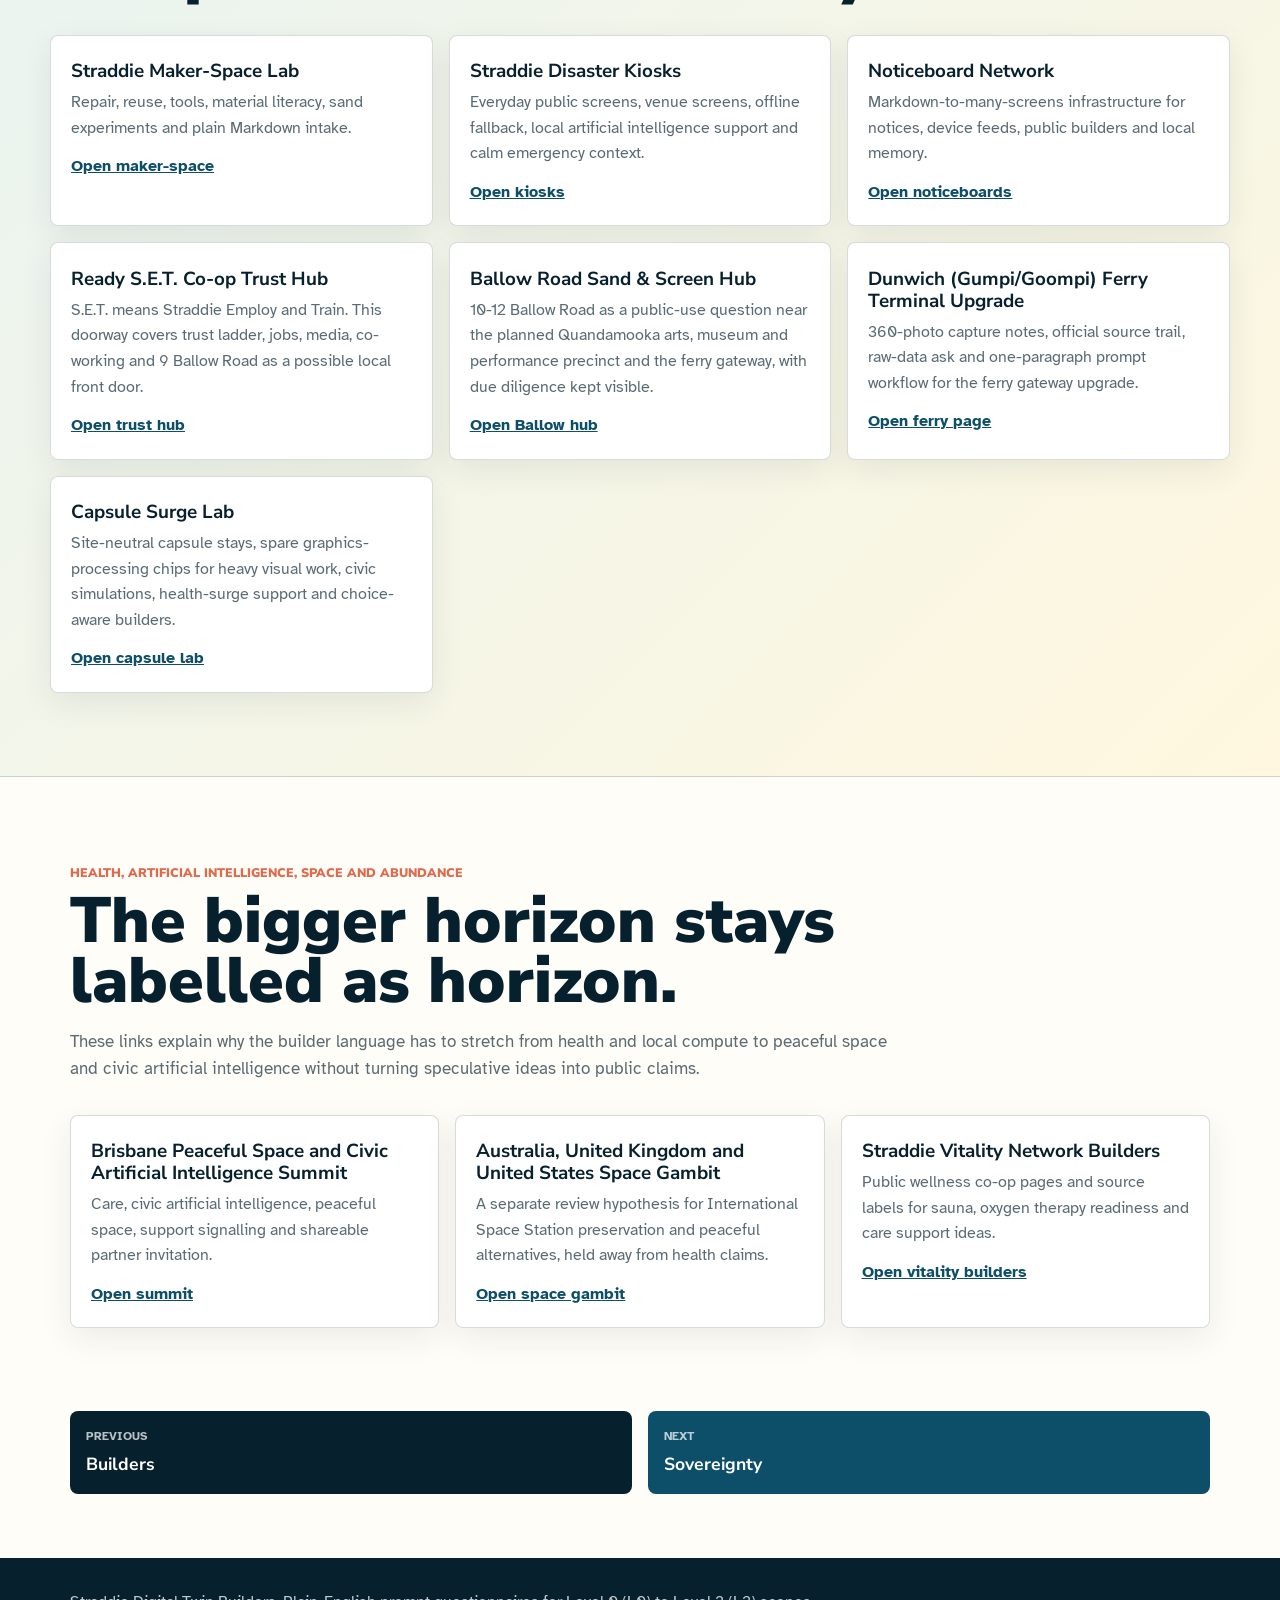
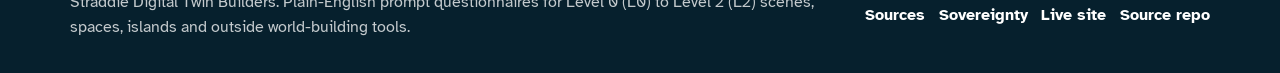
<file: network.html>
<!doctype html>
<html lang="en-AU">
  <head>
    <meta charset="utf-8">
    <meta name="viewport" content="width=device-width, initial-scale=1">
    <meta name="description" content="The Strange But True, Sovereign Space Builder, Purple Party for Australia, Straddie and space-health project network behind the digital twin builder site.">
    <title>Family Network | Straddie Digital Twin Builders</title>
    <link rel="preconnect" href="https://fonts.googleapis.com">
    <link rel="preconnect" href="https://fonts.gstatic.com" crossorigin>
    <link href="https://fonts.googleapis.com/css2?family=Atkinson+Hyperlegible:wght@400;700&family=Nunito+Sans:wght@700;800;900&display=swap" rel="stylesheet">
    <link rel="stylesheet" href="styles.css">
    <link rel="icon" href="assets/favicon.svg" type="image/svg+xml">
  <link rel="shortcut icon" href="assets/favicon.ico" type="image/x-icon">
</head>
  <body data-page="network">
    <a class="skip-link" href="#main">Skip to content</a>
    <header class="site-header" data-site-header></header>
    <main id="main">
      <section class="page-hero visual-hero" id="top" aria-labelledby="page-title">
        <div>
          <span class="section-label">Family network</span>
          <h1 id="page-title">Connected projects, distinct jobs.</h1>
          <p class="lede">This site is a bridge between already-built public prototypes. It helps a reader move between them without pretending every project is one giant finished system.</p>
        </div>
        <figure class="image-card">
          <img src="assets/img/resilient-island-network.webp" alt="A resilient island network with connected public screens and local nodes">
          <figcaption>The family network works as linked public doors, not one flattened mega-project.</figcaption>
        </figure>
      </section>

      <section class="section" aria-labelledby="network-title">
        <div class="section-heading">
          <span class="section-label">Core architecture</span>
          <h2 id="network-title">Source builders and civic-twin lanes.</h2>
        </div>
        <div class="source-grid">
          <article><h3>Sovereign Space Builder</h3><p>The local-first digital twin idea: map self and place, simulate, build, review and share through a fractal ark.</p><a href="https://auraofintelligence.github.io/SSB/" target="_blank" rel="noopener noreferrer">Open Sovereign Space Builder page</a> <a href="https://github.com/auraofintelligence/SSB" target="_blank" rel="noopener noreferrer">Open repo</a></article>
          <article><h3>Purple Party for Australia Civic Twin Builders</h3><p>The Level 0 (L0), Level 1 (L1) and Level 2 (L2) builder module family: private twin context, sovereign space node, place pack, living system and local civic front.</p><a href="https://auraofintelligence.github.io/p4a_xyz/pages/civic-twin-builders.html" target="_blank" rel="noopener noreferrer">Open civic twin builders</a></article>
          <article><h3>Strange But True</h3><p>The public family doorway for community ledger, honour boards, profiles, story worlds and careful source trails.</p><a href="https://auraofintelligence.github.io/strange-but-true/" target="_blank" rel="noopener noreferrer">Open Strange But True</a></article>
        </div>
      </section>

      <section class="section accent-band" aria-labelledby="straddie-title">
        <div class="section-heading">
          <span class="section-label">Straddie practice layer</span>
          <h2 id="straddie-title">The practical scene library.</h2>
        </div>
        <div class="source-grid">
          <article><h3>Straddie Maker-Space Lab</h3><p>Repair, reuse, tools, material literacy, sand experiments and plain Markdown intake.</p><a href="https://auraofintelligence.github.io/straddie-makerspace-lab/" target="_blank" rel="noopener noreferrer">Open maker-space</a></article>
          <article><h3>Straddie Disaster Kiosks</h3><p>Everyday public screens, venue screens, offline fallback, local artificial intelligence support and calm emergency context.</p><a href="https://auraofintelligence.github.io/straddie-disaster-kiosks/" target="_blank" rel="noopener noreferrer">Open kiosks</a></article>
          <article><h3>Noticeboard Network</h3><p>Markdown-to-many-screens infrastructure for notices, device feeds, public builders and local memory.</p><a href="https://auraofintelligence.github.io/straddie-noticeboard-network/" target="_blank" rel="noopener noreferrer">Open noticeboards</a></article>
          <article><h3>Ready S.E.T. Co-op Trust Hub</h3><p>S.E.T. means Straddie Employ and Train. This doorway covers trust ladder, jobs, media, co-working and 9 Ballow Road as a possible local front door.</p><a href="https://auraofintelligence.github.io/ready-set-co-op-trust-hub/" target="_blank" rel="noopener noreferrer">Open trust hub</a></article>
          <article><h3>Ballow Road Sand & Screen Hub</h3><p>10-12 Ballow Road as a public-use question near the planned Quandamooka arts, museum and performance precinct and the ferry gateway, with due diligence kept visible.</p><a href="https://auraofintelligence.github.io/ballow-road-sand-screen-hub/" target="_blank" rel="noopener noreferrer">Open Ballow hub</a></article>
          <article><h3>Dunwich (Gumpi/Goompi) Ferry Terminal Upgrade</h3><p>360-photo capture notes, official source trail, raw-data ask and one-paragraph prompt workflow for the ferry gateway upgrade.</p><a href="dunwich-ferry-terminal.html">Open ferry page</a></article>
          <article><h3>Capsule Surge Lab</h3><p>Site-neutral capsule stays, spare graphics-processing chips for heavy visual work, civic simulations, health-surge support and choice-aware builders.</p><a href="https://auraofintelligence.github.io/straddie-capsule-surge-lab/" target="_blank" rel="noopener noreferrer">Open capsule lab</a></article>
        </div>
      </section>

      <section class="section" aria-labelledby="horizon-title">
        <div class="section-heading">
          <span class="section-label">Health, artificial intelligence, space and abundance</span>
          <h2 id="horizon-title">The bigger horizon stays labelled as horizon.</h2>
          <p>These links explain why the builder language has to stretch from health and local compute to peaceful space and civic artificial intelligence without turning speculative ideas into public claims.</p>
        </div>
        <div class="source-grid">
          <article><h3>Brisbane Peaceful Space and Civic Artificial Intelligence Summit</h3><p>Care, civic artificial intelligence, peaceful space, support signalling and shareable partner invitation.</p><a href="https://auraofintelligence.github.io/GAJRA_Earth-Space-AI_Summit/" target="_blank" rel="noopener noreferrer">Open summit</a></article>
          <article><h3>Australia, United Kingdom and United States Space Gambit</h3><p>A separate review hypothesis for International Space Station preservation and peaceful alternatives, held away from health claims.</p><a href="https://auraofintelligence.github.io/aukus-space-gambit/" target="_blank" rel="noopener noreferrer">Open space gambit</a></article>
          <article><h3>Straddie Vitality Network Builders</h3><p>Public wellness co-op pages and source labels for sauna, oxygen therapy readiness and care support ideas.</p><a href="https://auraofintelligence.github.io/straddie-vitality-network-builders/" target="_blank" rel="noopener noreferrer">Open vitality builders</a></article>
        </div>
      </section>

      <div class="sequence-wrap" data-sequence-nav></div>
    </main>
    <footer class="site-footer" data-site-footer></footer>
    <button class="to-top" type="button" data-to-top aria-label="Back to top">Top</button>
    <script src="script.js"></script>
  </body>
</html>
</file>
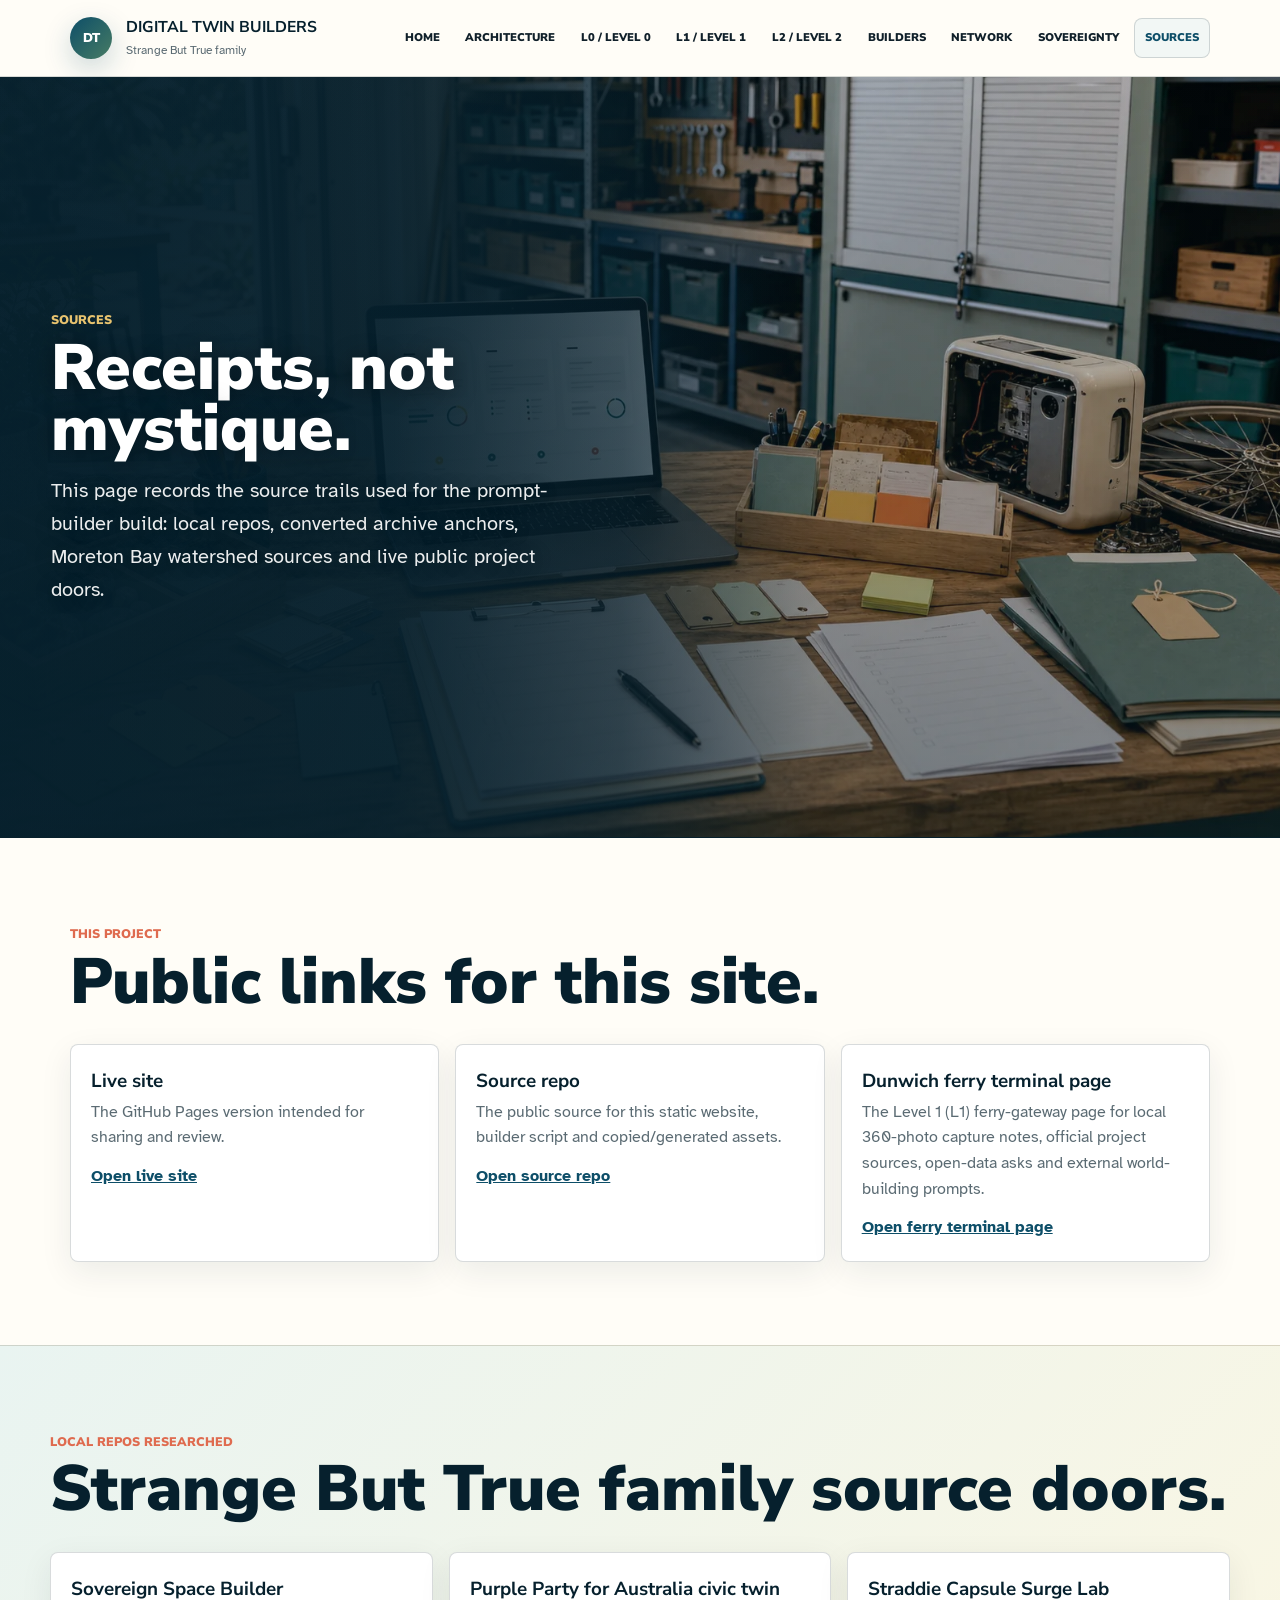
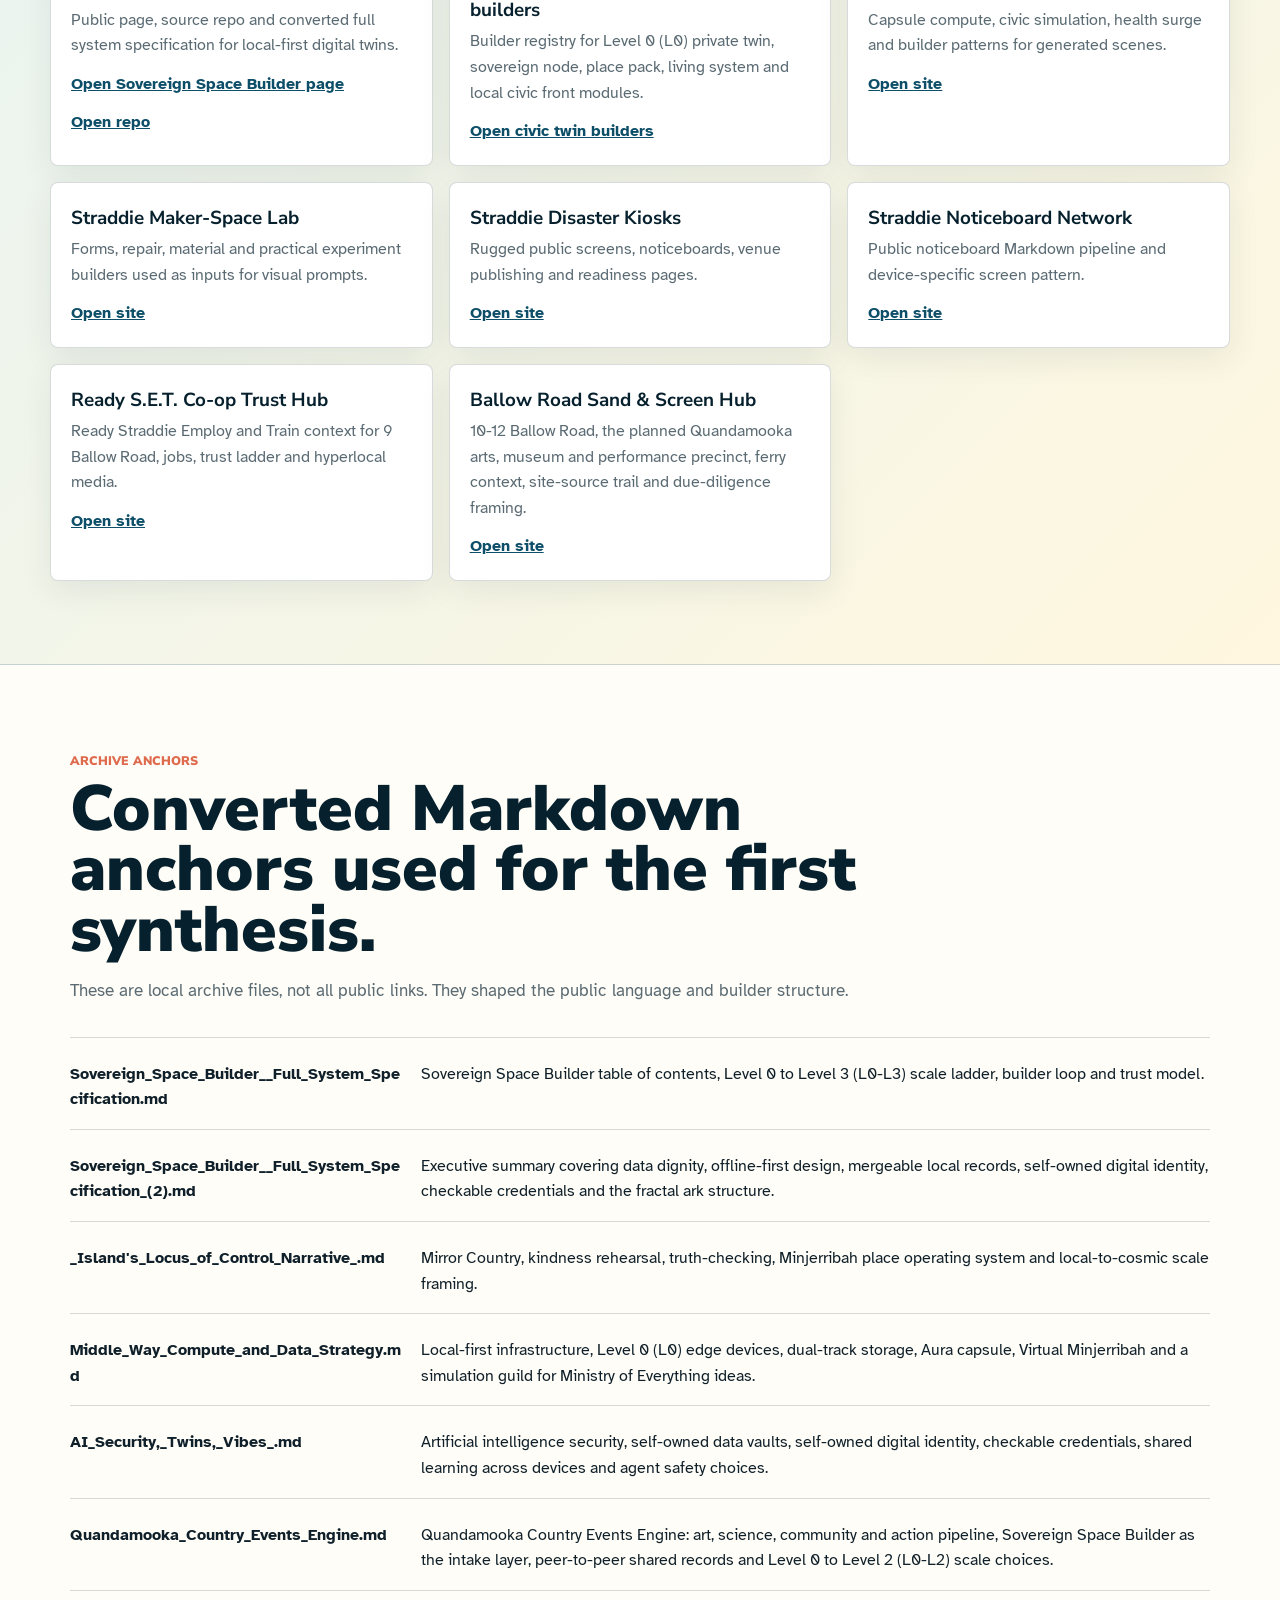
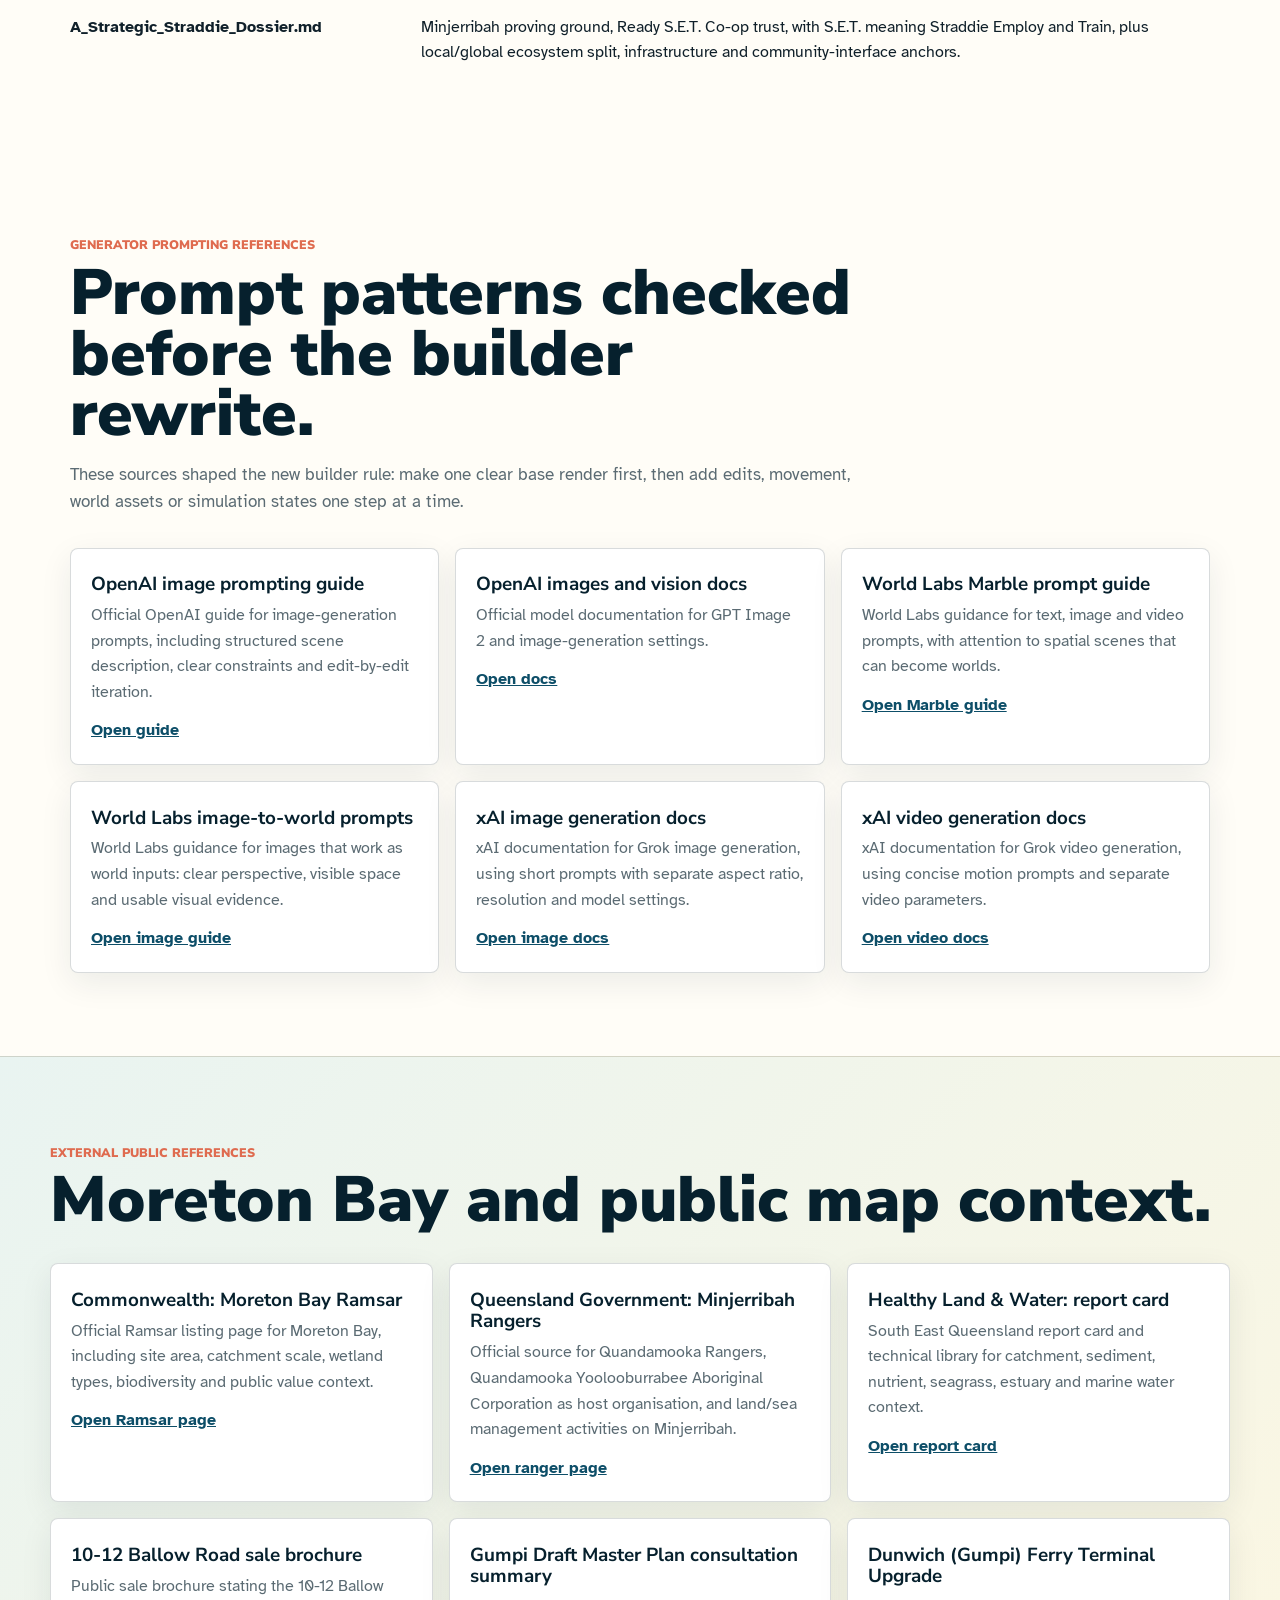
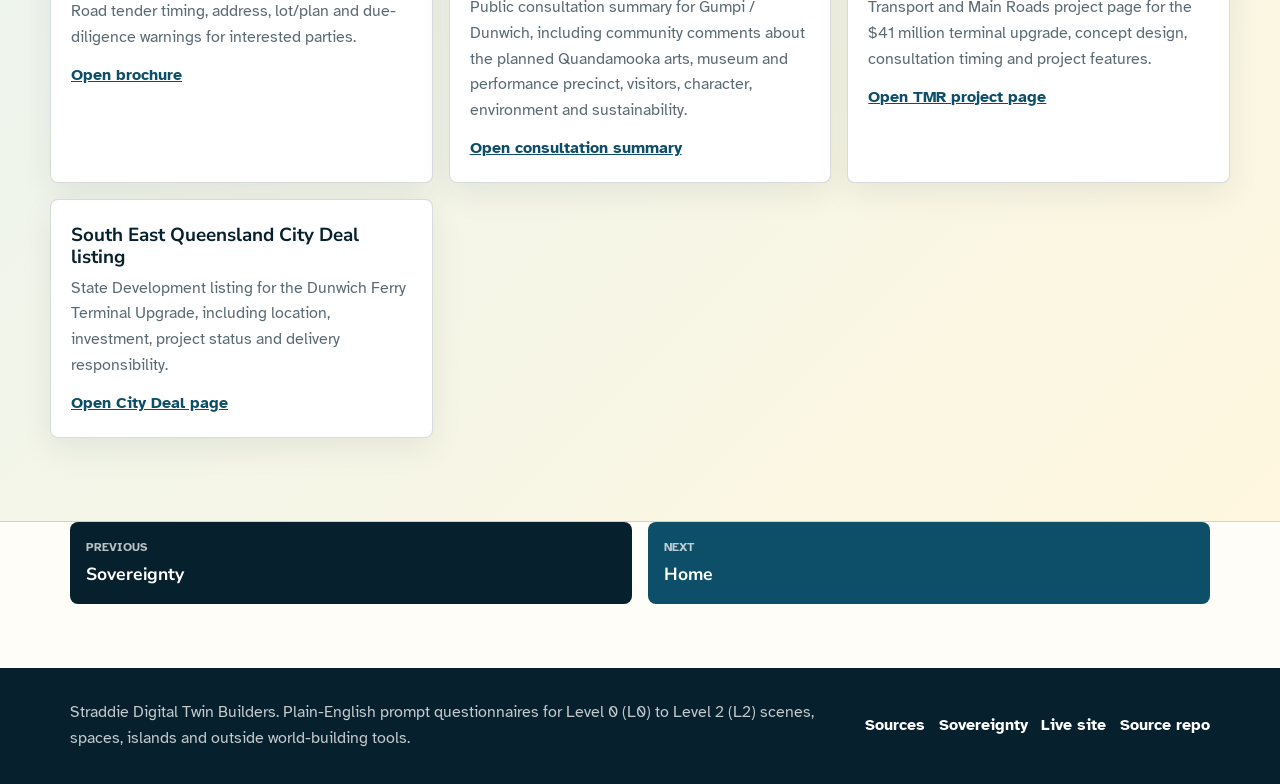
<file: sources.html>
<!doctype html>
<html lang="en-AU">
  <head>
    <meta charset="utf-8">
    <meta name="viewport" content="width=device-width, initial-scale=1">
    <meta name="description" content="Source trail for Straddie Digital Twin Builders, including local repos, archive anchors and external Moreton Bay watershed references.">
    <title>Sources | Straddie Digital Twin Builders</title>
    <link rel="preconnect" href="https://fonts.googleapis.com">
    <link rel="preconnect" href="https://fonts.gstatic.com" crossorigin>
    <link href="https://fonts.googleapis.com/css2?family=Atkinson+Hyperlegible:wght@400;700&family=Nunito+Sans:wght@700;800;900&display=swap" rel="stylesheet">
    <link rel="stylesheet" href="styles.css">
    <link rel="icon" href="assets/favicon.svg" type="image/svg+xml">
  <link rel="shortcut icon" href="assets/favicon.ico" type="image/x-icon">
</head>
  <body data-page="sources">
    <a class="skip-link" href="#main">Skip to content</a>
    <header class="site-header" data-site-header></header>
    <main id="main">
      <section class="page-hero visual-hero" id="top" aria-labelledby="page-title">
        <div>
          <span class="section-label">Sources</span>
          <h1 id="page-title">Receipts, not mystique.</h1>
          <p class="lede">This page records the source trails used for the prompt-builder build: local repos, converted archive anchors, Moreton Bay watershed sources and live public project doors.</p>
        </div>
        <figure class="image-card">
          <img src="assets/img/forms-intake-desk.webp" alt="A desk with plain-English forms, source notes and organised prompt-builder materials">
          <figcaption>Source doors keep the public page honest: what came from a repo, what came from archive notes, and what came from external references.</figcaption>
        </figure>
      </section>

      <section class="section" aria-labelledby="live-title">
        <div class="section-heading">
          <span class="section-label">This project</span>
          <h2 id="live-title">Public links for this site.</h2>
        </div>
        <div class="source-grid">
          <article><h3>Live site</h3><p>The GitHub Pages version intended for sharing and review.</p><a href="https://auraofintelligence.github.io/straddie-digital-twin-builders/" target="_blank" rel="noopener noreferrer">Open live site</a></article>
          <article><h3>Source repo</h3><p>The public source for this static website, builder script and copied/generated assets.</p><a href="https://github.com/auraofintelligence/straddie-digital-twin-builders" target="_blank" rel="noopener noreferrer">Open source repo</a></article>
          <article><h3>Dunwich ferry terminal page</h3><p>The Level 1 (L1) ferry-gateway page for local 360-photo capture notes, official project sources, open-data asks and external world-building prompts.</p><a href="dunwich-ferry-terminal.html">Open ferry terminal page</a></article>
        </div>
      </section>

      <section class="section accent-band" aria-labelledby="local-title">
        <div class="section-heading">
          <span class="section-label">Local repos researched</span>
          <h2 id="local-title">Strange But True family source doors.</h2>
        </div>
        <div class="source-grid">
          <article><h3>Sovereign Space Builder</h3><p>Public page, source repo and converted full system specification for local-first digital twins.</p><a href="https://auraofintelligence.github.io/SSB/" target="_blank" rel="noopener noreferrer">Open Sovereign Space Builder page</a> <a href="https://github.com/auraofintelligence/SSB" target="_blank" rel="noopener noreferrer">Open repo</a></article>
          <article><h3>Purple Party for Australia civic twin builders</h3><p>Builder registry for Level 0 (L0) private twin, sovereign node, place pack, living system and local civic front modules.</p><a href="https://auraofintelligence.github.io/p4a_xyz/pages/civic-twin-builders.html" target="_blank" rel="noopener noreferrer">Open civic twin builders</a></article>
          <article><h3>Straddie Capsule Surge Lab</h3><p>Capsule compute, civic simulation, health surge and builder patterns for generated scenes.</p><a href="https://auraofintelligence.github.io/straddie-capsule-surge-lab/" target="_blank" rel="noopener noreferrer">Open site</a></article>
          <article><h3>Straddie Maker-Space Lab</h3><p>Forms, repair, material and practical experiment builders used as inputs for visual prompts.</p><a href="https://auraofintelligence.github.io/straddie-makerspace-lab/" target="_blank" rel="noopener noreferrer">Open site</a></article>
          <article><h3>Straddie Disaster Kiosks</h3><p>Rugged public screens, noticeboards, venue publishing and readiness pages.</p><a href="https://auraofintelligence.github.io/straddie-disaster-kiosks/" target="_blank" rel="noopener noreferrer">Open site</a></article>
          <article><h3>Straddie Noticeboard Network</h3><p>Public noticeboard Markdown pipeline and device-specific screen pattern.</p><a href="https://auraofintelligence.github.io/straddie-noticeboard-network/" target="_blank" rel="noopener noreferrer">Open site</a></article>
          <article><h3>Ready S.E.T. Co-op Trust Hub</h3><p>Ready Straddie Employ and Train context for 9 Ballow Road, jobs, trust ladder and hyperlocal media.</p><a href="https://auraofintelligence.github.io/ready-set-co-op-trust-hub/" target="_blank" rel="noopener noreferrer">Open site</a></article>
          <article><h3>Ballow Road Sand & Screen Hub</h3><p>10-12 Ballow Road, the planned Quandamooka arts, museum and performance precinct, ferry context, site-source trail and due-diligence framing.</p><a href="https://auraofintelligence.github.io/ballow-road-sand-screen-hub/" target="_blank" rel="noopener noreferrer">Open site</a></article>
        </div>
      </section>

      <section class="section" aria-labelledby="archive-title">
        <div class="section-heading">
          <span class="section-label">Archive anchors</span>
          <h2 id="archive-title">Converted Markdown anchors used for the first synthesis.</h2>
          <p>These are local archive files, not all public links. They shaped the public language and builder structure.</p>
        </div>
        <div class="source-list">
          <article><strong>Sovereign_Space_Builder__Full_System_Specification.md</strong><span>Sovereign Space Builder table of contents, Level 0 to Level 3 (L0-L3) scale ladder, builder loop and trust model.</span></article>
          <article><strong>Sovereign_Space_Builder__Full_System_Specification_(2).md</strong><span>Executive summary covering data dignity, offline-first design, mergeable local records, self-owned digital identity, checkable credentials and the fractal ark structure.</span></article>
          <article><strong>_Island's_Locus_of_Control_Narrative_.md</strong><span>Mirror Country, kindness rehearsal, truth-checking, Minjerribah place operating system and local-to-cosmic scale framing.</span></article>
          <article><strong>Middle_Way_Compute_and_Data_Strategy.md</strong><span>Local-first infrastructure, Level 0 (L0) edge devices, dual-track storage, Aura capsule, Virtual Minjerribah and a simulation guild for Ministry of Everything ideas.</span></article>
          <article><strong>AI_Security,_Twins,_Vibes_.md</strong><span>Artificial intelligence security, self-owned data vaults, self-owned digital identity, checkable credentials, shared learning across devices and agent safety choices.</span></article>
          <article><strong>Quandamooka_Country_Events_Engine.md</strong><span>Quandamooka Country Events Engine: art, science, community and action pipeline, Sovereign Space Builder as the intake layer, peer-to-peer shared records and Level 0 to Level 2 (L0-L2) scale choices.</span></article>
          <article><strong>A_Strategic_Straddie_Dossier.md</strong><span>Minjerribah proving ground, Ready S.E.T. Co-op trust, with S.E.T. meaning Straddie Employ and Train, plus local/global ecosystem split, infrastructure and community-interface anchors.</span></article>
        </div>
      </section>

      <section class="section" aria-labelledby="prompting-title">
        <div class="section-heading">
          <span class="section-label">Generator prompting references</span>
          <h2 id="prompting-title">Prompt patterns checked before the builder rewrite.</h2>
          <p>These sources shaped the new builder rule: make one clear base render first, then add edits, movement, world assets or simulation states one step at a time.</p>
        </div>
        <div class="source-grid">
          <article><h3>OpenAI image prompting guide</h3><p>Official OpenAI guide for image-generation prompts, including structured scene description, clear constraints and edit-by-edit iteration.</p><a href="https://developers.openai.com/cookbook/examples/multimodal/image-gen-models-prompting-guide" target="_blank" rel="noopener noreferrer">Open guide</a></article>
          <article><h3>OpenAI images and vision docs</h3><p>Official model documentation for GPT Image 2 and image-generation settings.</p><a href="https://platform.openai.com/docs/guides/images-vision?api-mode=responses#prompting-guide" target="_blank" rel="noopener noreferrer">Open docs</a></article>
          <article><h3>World Labs Marble prompt guide</h3><p>World Labs guidance for text, image and video prompts, with attention to spatial scenes that can become worlds.</p><a href="https://docs.worldlabs.ai/marble/create/prompt-guides" target="_blank" rel="noopener noreferrer">Open Marble guide</a></article>
          <article><h3>World Labs image-to-world prompts</h3><p>World Labs guidance for images that work as world inputs: clear perspective, visible space and usable visual evidence.</p><a href="https://docs.worldlabs.ai/marble/create/prompt-guides/image-prompt" target="_blank" rel="noopener noreferrer">Open image guide</a></article>
          <article><h3>xAI image generation docs</h3><p>xAI documentation for Grok image generation, using short prompts with separate aspect ratio, resolution and model settings.</p><a href="https://docs.x.ai/developers/model-capabilities/images/generation" target="_blank" rel="noopener noreferrer">Open image docs</a></article>
          <article><h3>xAI video generation docs</h3><p>xAI documentation for Grok video generation, using concise motion prompts and separate video parameters.</p><a href="https://docs.x.ai/developers/model-capabilities/video/generation" target="_blank" rel="noopener noreferrer">Open video docs</a></article>
        </div>
      </section>

      <section class="section accent-band" aria-labelledby="public-title">
        <div class="section-heading">
          <span class="section-label">External public references</span>
          <h2 id="public-title">Moreton Bay and public map context.</h2>
        </div>
        <div class="source-grid">
          <article><h3>Commonwealth: Moreton Bay Ramsar</h3><p>Official Ramsar listing page for Moreton Bay, including site area, catchment scale, wetland types, biodiversity and public value context.</p><a href="https://www.dcceew.gov.au/water/wetlands/australian-ramsar-wetlands/moreton-bay" target="_blank" rel="noopener noreferrer">Open Ramsar page</a></article>
          <article><h3>Queensland Government: Minjerribah Rangers</h3><p>Official source for Quandamooka Rangers, Quandamooka Yoolooburrabee Aboriginal Corporation as host organisation, and land/sea management activities on Minjerribah.</p><a href="https://www.qld.gov.au/environment/plants-animals/conservation/community/land-sea-rangers/locations/minjerribah-north-stradbroke-island" target="_blank" rel="noopener noreferrer">Open ranger page</a></article>
          <article><h3>Healthy Land & Water: report card</h3><p>South East Queensland report card and technical library for catchment, sediment, nutrient, seagrass, estuary and marine water context.</p><a href="https://www.healthylandwater.com.au/resources/report-card" target="_blank" rel="noopener noreferrer">Open report card</a></article>
          <article><h3>10-12 Ballow Road sale brochure</h3><p>Public sale brochure stating the 10-12 Ballow Road tender timing, address, lot/plan and due-diligence warnings for interested parties.</p><a href="https://brochures.ljhooker.com.au/brochure/commercial-dunwich-qld-land-development-10-12-ballow-road-btvyf2s.pdf?r=6795465" target="_blank" rel="noopener noreferrer">Open brochure</a></article>
          <article><h3>Gumpi Draft Master Plan consultation summary</h3><p>Public consultation summary for Gumpi / Dunwich, including community comments about the planned Quandamooka arts, museum and performance precinct, visitors, character, environment and sustainability.</p><a href="https://www.planning.qld.gov.au/__data/assets/pdf_file/0020/85502/public-consultation-summary-on-draft-gumpi-master-plan-2023.PDF" target="_blank" rel="noopener noreferrer">Open consultation summary</a></article>
          <article><h3>Dunwich (Gumpi) Ferry Terminal Upgrade</h3><p>Transport and Main Roads project page for the $41 million terminal upgrade, concept design, consultation timing and project features.</p><a href="https://www.tmr.qld.gov.au/projects/dunwich-gumpi-ferry-terminal-upgrade" target="_blank" rel="noopener noreferrer">Open TMR project page</a></article>
          <article><h3>South East Queensland City Deal listing</h3><p>State Development listing for the Dunwich Ferry Terminal Upgrade, including location, investment, project status and delivery responsibility.</p><a href="https://www.statedevelopment.qld.gov.au/infrastructure/projects-and-programs/south-east-queensland-seq-city-deal/a-faster-more-connected-seq-region/a-faster-more-connected-seq-region-accordion/dunwich-ferry-terminal-upgrade" target="_blank" rel="noopener noreferrer">Open City Deal page</a></article>
        </div>
      </section>

      <div class="sequence-wrap" data-sequence-nav></div>
    </main>
    <footer class="site-footer" data-site-footer></footer>
    <button class="to-top" type="button" data-to-top aria-label="Back to top">Top</button>
    <script src="script.js"></script>
  </body>
</html>
</file>
<file: styles.css>
:root {
  --ink: #10202a;
  --muted: #5b6b73;
  --paper: #fffdf7;
  --soft: #f2f7f5;
  --bay: #0d4e68;
  --deep: #06202d;
  --eucalypt: #477c64;
  --sand: #e8c36f;
  --coral: #df6b4f;
  --sky: #d9eef2;
  --line: rgba(16, 32, 42, .16);
  --white: #ffffff;
  --shadow: 0 20px 48px rgba(6, 32, 45, .16);
  --radius: 8px;
  color-scheme: light;
}

* {
  box-sizing: border-box;
}

html {
  scroll-behavior: smooth;
  overflow-x: hidden;
}

body {
  margin: 0;
  font-family: "Atkinson Hyperlegible", Arial, sans-serif;
  color: var(--ink);
  background: var(--paper);
  line-height: 1.6;
  overflow-x: hidden;
}

a {
  color: inherit;
}

img {
  display: block;
  max-width: 100%;
}

.skip-link {
  position: absolute;
  top: -100px;
  left: 1rem;
  z-index: 30;
  background: var(--deep);
  color: var(--white);
  padding: .75rem 1rem;
  border-radius: var(--radius);
}

.skip-link:focus {
  top: 1rem;
}

.site-header {
  position: sticky;
  top: 0;
  z-index: 20;
  background: rgba(255, 253, 247, .92);
  border-bottom: 1px solid var(--line);
  backdrop-filter: blur(16px);
}

.nav {
  min-height: 76px;
  max-width: 1180px;
  margin: 0 auto;
  padding: 0 1.25rem;
  display: flex;
  align-items: center;
  justify-content: space-between;
  gap: 1rem;
}

.brand {
  display: inline-flex;
  align-items: center;
  gap: .85rem;
  text-decoration: none;
  min-width: 230px;
}

.brand-mark {
  width: 42px;
  height: 42px;
  border-radius: 50%;
  display: grid;
  place-items: center;
  background: linear-gradient(135deg, var(--bay), var(--eucalypt));
  color: var(--white);
  font-family: "Nunito Sans", Arial, sans-serif;
  font-weight: 900;
  font-size: .8rem;
  box-shadow: 0 10px 28px rgba(13, 78, 104, .22);
}

.brand-text {
  display: grid;
  gap: .02rem;
}

.brand-text strong,
h1,
h2,
h3,
.nav-links a,
.button,
.section-label {
  font-family: "Nunito Sans", Arial, sans-serif;
}

.brand-text strong {
  color: var(--deep);
  text-transform: uppercase;
  font-size: .98rem;
}

.brand-text span {
  color: var(--muted);
  font-size: .78rem;
}

.nav-links {
  display: flex;
  align-items: center;
  justify-content: flex-end;
  gap: .2rem;
  flex-wrap: wrap;
}

.nav-links a {
  text-decoration: none;
  text-transform: uppercase;
  font-size: .7rem;
  font-weight: 900;
  padding: .62rem .64rem;
  border-radius: var(--radius);
  border: 1px solid transparent;
}

.nav-links a:hover,
.nav-links a[aria-current="page"] {
  border-color: var(--line);
  background: var(--soft);
  color: var(--bay);
}

.nav-toggle {
  display: none;
  border: 1px solid var(--line);
  background: var(--white);
  color: var(--ink);
  border-radius: var(--radius);
  padding: .65rem .85rem;
  font-weight: 900;
}

.hero {
  position: relative;
  min-height: min(780px, calc(100vh - 76px));
  display: flex;
  align-items: center;
  overflow: hidden;
  border-bottom: 1px solid var(--line);
}

.hero::before {
  content: "";
  position: absolute;
  inset: 0 auto 0 0;
  z-index: 1;
  width: min(940px, 64vw);
  background: linear-gradient(90deg, rgba(6, 32, 45, .9) 0%, rgba(6, 32, 45, .78) 48%, rgba(6, 32, 45, .42) 76%, rgba(6, 32, 45, 0) 100%);
  pointer-events: none;
}

.hero-media {
  position: absolute;
  inset: 0;
  width: 100%;
  height: 100%;
  object-fit: cover;
}

.hero-shade {
  position: absolute;
  inset: 0;
  z-index: 1;
  background: linear-gradient(90deg, rgba(6, 32, 45, .34) 0%, rgba(6, 32, 45, .18) 50%, rgba(6, 32, 45, .08) 100%);
}

.hero-copy {
  position: relative;
  z-index: 2;
  width: min(720px, calc(100% - 2rem));
  margin-left: clamp(1.25rem, 4vw, 4.75rem);
  padding: 5rem 0 7rem;
  color: var(--white);
}

.hero-copy h1 {
  margin: 0 0 1.4rem;
  max-width: 780px;
  font-size: clamp(3.1rem, 7vw, 7.8rem);
  line-height: .9;
  text-transform: uppercase;
  font-weight: 900;
}

.hero-copy h1 span {
  display: block;
}

.hero-lede,
.lede {
  font-size: clamp(1.04rem, 1.7vw, 1.28rem);
  color: inherit;
  max-width: 680px;
  margin: 0;
}

.hero-lede {
  color: rgba(255, 255, 255, .93);
  margin-bottom: 2rem;
}

.hero-actions,
.builder-actions {
  display: flex;
  flex-wrap: wrap;
  gap: .75rem;
}

.button {
  display: inline-flex;
  min-height: 46px;
  align-items: center;
  justify-content: center;
  border-radius: var(--radius);
  border: 1px solid currentColor;
  padding: .78rem 1rem;
  text-decoration: none;
  font-weight: 900;
  text-transform: uppercase;
  font-size: .78rem;
  cursor: pointer;
}

.button.primary {
  color: #12211f;
  border-color: #d2a94f;
  background: linear-gradient(135deg, var(--sand), #f4d78c);
}

.button.secondary {
  color: inherit;
  border-color: rgba(255, 255, 255, .56);
  background: rgba(255, 255, 255, .1);
}

main .button.secondary,
.builder-actions .button.secondary {
  border-color: var(--line);
  background: var(--white);
}

.hero .button.secondary {
  color: var(--white);
  border-color: rgba(255, 255, 255, .64);
  background: rgba(255, 255, 255, .12);
}

.notice-band {
  display: flex;
  gap: 1rem;
  align-items: center;
  padding: 1.05rem max(1.25rem, calc((100vw - 1180px) / 2));
  background: var(--deep);
  color: var(--white);
}

.notice-band strong {
  color: var(--sand);
  white-space: nowrap;
}

.notice-band span {
  min-width: 0;
  max-width: 100%;
  overflow-wrap: anywhere;
}

.section,
.page-hero {
  max-width: 1180px;
  margin: 0 auto;
  padding: 5.2rem 1.25rem;
}

.page-hero {
  display: grid;
  grid-template-columns: minmax(0, 1.1fr) minmax(320px, .9fr);
  gap: clamp(2rem, 5vw, 5rem);
  align-items: center;
}

.media-hero {
  max-width: 1380px;
  grid-template-columns: minmax(320px, .82fr) minmax(560px, 1.18fr);
}

.compact-hero {
  grid-template-columns: 1fr;
  padding-bottom: 3rem;
}

.visual-hero {
  position: relative;
  max-width: none;
  min-height: min(760px, calc(100vh - 76px));
  padding: 0;
  display: grid;
  grid-template-columns: 1fr;
  gap: 0;
  overflow: hidden;
  background: var(--deep);
  border-bottom: 1px solid var(--line);
}

.visual-hero::before {
  content: "";
  position: absolute;
  inset: 0 auto 0 0;
  z-index: 1;
  width: min(1040px, 64vw);
  background: linear-gradient(90deg, rgba(6, 32, 45, .97) 0%, rgba(6, 32, 45, .91) 48%, rgba(6, 32, 45, .62) 76%, rgba(6, 32, 45, 0) 100%);
  pointer-events: none;
}

.visual-hero::after {
  content: "";
  position: absolute;
  inset: 0;
  z-index: 1;
  background:
    linear-gradient(180deg, rgba(6, 32, 45, .08) 0%, rgba(6, 32, 45, .22) 58%, rgba(6, 32, 45, .42) 100%),
    linear-gradient(90deg, rgba(6, 32, 45, .44) 0%, rgba(6, 32, 45, .22) 48%, rgba(6, 32, 45, .08) 100%);
  pointer-events: none;
}

.visual-hero > div {
  grid-area: 1 / 1;
  z-index: 2;
  align-self: center;
  width: min(560px, 48vw, calc(100% - 2.5rem));
  margin-left: clamp(1.25rem, 4vw, 4.75rem);
  padding: clamp(4.5rem, 8vw, 7rem) 0;
  color: var(--white);
}

.visual-hero .section-label {
  color: var(--sand);
}

.visual-hero h1 {
  color: var(--white);
  max-width: 11ch;
  font-size: clamp(2.3rem, 4.25vw, 4.55rem);
  text-shadow: 0 2px 24px rgba(0, 0, 0, .38);
}

.visual-hero .lede {
  max-width: 520px;
  color: rgba(255, 255, 255, .92);
  text-shadow: 0 2px 18px rgba(0, 0, 0, .36);
}

.visual-hero .image-card {
  grid-area: 1 / 1;
  width: 100%;
  height: 100%;
  margin: 0;
  border: 0;
  border-radius: 0;
  box-shadow: none;
  background: var(--deep);
}

.visual-hero .image-card img {
  width: 100%;
  height: 100%;
  min-height: min(760px, calc(100vh - 76px));
  aspect-ratio: auto;
  object-fit: cover;
}

body[data-page="l1"] .visual-hero .image-card img,
body[data-page="network"] .visual-hero .image-card img,
body[data-page="sources"] .visual-hero .image-card img,
body[data-page="architecture"] .visual-hero .image-card img {
  object-position: center center;
}

.visual-hero .image-card figcaption {
  position: absolute;
  width: 1px;
  height: 1px;
  overflow: hidden;
  clip: rect(0 0 0 0);
  white-space: nowrap;
}

.page-hero h1,
.section-heading h2,
.wide-copy h2 {
  margin: .3rem 0 1rem;
  font-size: clamp(2.25rem, 5vw, 5.2rem);
  line-height: .95;
  font-weight: 900;
  color: var(--deep);
}

.page-hero .lede {
  color: #33454c;
}

.page-hero.visual-hero h1 {
  color: var(--white);
}

.page-hero.visual-hero .lede {
  color: rgba(255, 255, 255, .92);
}

.section-heading {
  max-width: 820px;
  margin-bottom: 2rem;
}

.section-heading p,
.wide-copy p {
  color: var(--muted);
  font-size: 1.05rem;
}

.section-label {
  display: inline-block;
  color: var(--coral);
  text-transform: uppercase;
  font-weight: 900;
  font-size: .78rem;
}

.door-grid,
.feature-grid,
.info-grid,
.question-grid,
.source-grid,
.boundary-grid {
  display: grid;
  gap: 1rem;
}

.door-grid {
  grid-template-columns: repeat(3, minmax(0, 1fr));
}

.feature-grid.three,
.question-grid,
.source-grid,
.boundary-grid,
.info-grid {
  grid-template-columns: repeat(3, minmax(0, 1fr));
}

.door-card,
.feature-card,
.info-grid article,
.question-grid article,
.source-grid article,
.boundary-grid article,
.metric-grid article,
.scene-list article {
  background: var(--white);
  border: 1px solid var(--line);
  border-radius: var(--radius);
  box-shadow: 0 10px 32px rgba(6, 32, 45, .08);
}

.door-card,
.info-grid article,
.question-grid article,
.source-grid article,
.boundary-grid article {
  padding: 1.25rem;
  text-decoration: none;
}

.door-card span {
  color: var(--coral);
  font-weight: 900;
}

.door-card h3,
.feature-card h3,
.info-grid h3,
.question-grid h3,
.source-grid h3,
.boundary-grid h3 {
  margin: .35rem 0 .45rem;
  font-size: 1.18rem;
  line-height: 1.15;
  color: var(--deep);
}

.door-card p,
.feature-card p,
.info-grid p,
.question-grid p,
.source-grid p,
.boundary-grid p,
.scene-list p {
  color: var(--muted);
  margin: 0;
}

.door-card:hover,
.source-grid article:hover,
.feature-card:hover {
  transform: translateY(-2px);
  box-shadow: var(--shadow);
}

.feature-card {
  overflow: hidden;
}

.feature-card img {
  width: 100%;
  aspect-ratio: 16 / 10;
  object-fit: cover;
}

.feature-card h3,
.feature-card p,
.feature-card a {
  margin-left: 1.1rem;
  margin-right: 1.1rem;
}

.feature-card h3 {
  margin-top: 1rem;
}

.feature-card a,
.source-grid a,
.info-grid a {
  display: inline-block;
  margin-top: .8rem;
  color: var(--bay);
  font-weight: 900;
}

.feature-card a {
  margin-bottom: 1.1rem;
}

.accent-band {
  max-width: none;
  background: linear-gradient(135deg, #e9f4f1, #fff7df);
  border-top: 1px solid var(--line);
  border-bottom: 1px solid var(--line);
}

.accent-band > * {
  max-width: 1180px;
  margin-left: auto;
  margin-right: auto;
}

.wide-copy {
  max-width: 850px;
  margin-bottom: 2rem;
}

.method-grid,
.metric-grid {
  display: grid;
  grid-template-columns: repeat(4, minmax(0, 1fr));
  gap: 1rem;
}

.method-grid article,
.metric-grid article {
  padding: 1.2rem;
}

.method-grid strong,
.metric-grid strong {
  display: block;
  color: var(--deep);
  font-family: "Nunito Sans", Arial, sans-serif;
  font-size: 1.05rem;
  line-height: 1.15;
  margin-bottom: .5rem;
}

.method-grid span,
.metric-grid span {
  color: var(--muted);
}

.image-card {
  margin: 0;
  border-radius: var(--radius);
  overflow: hidden;
  border: 1px solid var(--line);
  background: var(--white);
  box-shadow: var(--shadow);
}

.image-card img {
  width: 100%;
  aspect-ratio: 16 / 11;
  object-fit: cover;
}

.full-image-card img {
  aspect-ratio: auto;
  height: auto;
  object-fit: contain;
}

.image-card figcaption {
  padding: .85rem 1rem;
  color: var(--muted);
  font-size: .92rem;
}

.scale-stack,
.timeline,
.scene-list,
.source-list {
  display: grid;
  gap: 1rem;
}

.scale-row,
.timeline article,
.source-list article {
  display: grid;
  gap: 1.25rem;
  border-top: 1px solid var(--line);
  padding-top: 1.5rem;
}

.scale-row,
.timeline article {
  grid-template-columns: 90px minmax(0, 1fr);
}

.source-list article {
  grid-template-columns: minmax(300px, .42fr) minmax(0, 1fr);
  align-items: start;
}

.source-list strong {
  display: block;
  min-width: 0;
  overflow-wrap: anywhere;
}

.source-list span {
  min-width: 0;
}

.scale-row span,
.timeline span {
  width: 62px;
  height: 62px;
  display: grid;
  place-items: center;
  border-radius: 50%;
  background: var(--bay);
  color: var(--white);
  font-family: "Nunito Sans", Arial, sans-serif;
  font-weight: 900;
}

.scale-row h2,
.timeline h3 {
  margin: 0 0 .4rem;
  color: var(--deep);
}

.scale-row p,
.timeline p {
  margin: 0;
  color: var(--muted);
}

.scene-list {
  grid-template-columns: repeat(2, minmax(0, 1fr));
}

.scene-list article {
  padding: 1.2rem;
}

.scene-list span {
  display: block;
  color: var(--coral);
  font-weight: 900;
  margin-bottom: .35rem;
}

.ferry-hero > div {
  width: min(680px, 54vw, calc(100% - 2.5rem));
}

.ferry-hero h1 {
  max-width: 13ch;
  font-size: clamp(2.2rem, 4vw, 4.35rem);
}

.prompt-example,
.song-card {
  background: var(--white);
  border: 1px solid var(--line);
  border-radius: var(--radius);
  box-shadow: 0 10px 32px rgba(6, 32, 45, .08);
  padding: 1.25rem;
}

.prompt-example {
  margin-bottom: 1rem;
}

.prompt-example h3 {
  margin: 0 0 .6rem;
  color: var(--deep);
}

.prompt-example p {
  margin: 0;
  color: var(--ink);
  font-size: 1.05rem;
}

.song-card {
  max-width: 1180px;
  margin-left: auto;
  margin-right: auto;
}

.song-card p {
  margin: 0 0 .75rem;
  color: var(--deep);
  font-family: "Nunito Sans", Arial, sans-serif;
  font-size: clamp(1.65rem, 3.5vw, 3rem);
  font-weight: 900;
  line-height: 1;
}

.song-card span {
  display: block;
  color: var(--muted);
  font-size: 1.05rem;
}

.compact-grid {
  margin-top: 1rem;
}

.builder-section {
  display: grid;
  grid-template-columns: minmax(0, 1fr) minmax(320px, .85fr);
  gap: 1.5rem;
  align-items: start;
}

.builder-form,
.output-panel {
  background: var(--white);
  border: 1px solid var(--line);
  border-radius: var(--radius);
  box-shadow: 0 12px 34px rgba(6, 32, 45, .1);
}

.builder-form {
  padding: 1rem;
}

.dynamic-fields {
  display: grid;
  gap: 1rem;
}

fieldset > .dynamic-fields {
  gap: .85rem;
}

.builder-note {
  display: grid;
  gap: .3rem;
  margin-bottom: 1rem;
  padding: 1rem;
  border: 1px solid rgba(13, 78, 104, .18);
  border-left: 5px solid var(--bay);
  border-radius: var(--radius);
  background: #f7fbfa;
}

.builder-note strong {
  color: var(--deep);
  font-family: "Nunito Sans", Arial, sans-serif;
  font-size: 1.05rem;
}

.builder-note span,
.field-guidance,
.field-help,
.output-hint {
  color: var(--muted);
}

fieldset {
  border: 1px solid var(--line);
  border-radius: var(--radius);
  margin: 0 0 1rem;
  padding: 1rem;
}

.prompt-step {
  margin-bottom: 0;
}

legend {
  padding: 0 .35rem;
  font-family: "Nunito Sans", Arial, sans-serif;
  font-weight: 900;
  color: var(--deep);
}

label {
  display: grid;
  gap: .35rem;
  margin-bottom: .9rem;
  font-weight: 700;
  color: var(--deep);
}

label:last-child {
  margin-bottom: 0;
}

.field-guidance {
  margin: 0 0 1rem;
  font-size: .94rem;
}

.field-help {
  font-weight: 400;
  font-size: .88rem;
  line-height: 1.4;
}

input,
select,
textarea {
  width: 100%;
  font: inherit;
  border: 1px solid var(--line);
  border-radius: var(--radius);
  padding: .75rem;
  color: var(--ink);
  background: #fffefa;
}

textarea {
  min-height: 112px;
  resize: vertical;
}

.output-panel {
  position: sticky;
  top: 96px;
  padding: 1rem;
}

.output-panel h2 {
  margin: 0 0 .8rem;
  font-size: 1.2rem;
}

.output-hint {
  margin: -.35rem 0 .85rem;
  font-size: .92rem;
}

.output-panel textarea {
  min-height: 360px;
  max-height: 62vh;
  font-family: Consolas, "Liberation Mono", monospace;
  font-size: .9rem;
  line-height: 1.5;
}

.status-line {
  min-height: 1.4rem;
  color: var(--bay);
  font-weight: 700;
}

.table-wrap {
  overflow-x: auto;
  border: 1px solid var(--line);
  border-radius: var(--radius);
  background: var(--white);
}

table {
  width: 100%;
  border-collapse: collapse;
}

th,
td {
  text-align: left;
  vertical-align: top;
  padding: 1rem;
  border-bottom: 1px solid var(--line);
}

th {
  color: var(--deep);
  font-family: "Nunito Sans", Arial, sans-serif;
}

td {
  color: var(--muted);
}

.sequence-wrap {
  max-width: 1180px;
  margin: 0 auto 4rem;
  padding: 0 1.25rem;
}

.sequence-nav {
  display: grid;
  grid-template-columns: 1fr 1fr;
  gap: 1rem;
}

.sequence-nav a {
  display: grid;
  gap: .2rem;
  text-decoration: none;
  background: var(--deep);
  color: var(--white);
  border-radius: var(--radius);
  padding: 1rem;
}

.sequence-nav a:last-child {
  background: var(--bay);
}

.sequence-nav span {
  color: rgba(255, 255, 255, .72);
  text-transform: uppercase;
  font-size: .75rem;
  font-weight: 900;
}

.sequence-nav strong {
  font-family: "Nunito Sans", Arial, sans-serif;
  font-size: 1.1rem;
}

.site-footer {
  background: var(--deep);
  color: var(--white);
}

.footer-inner {
  max-width: 1180px;
  margin: 0 auto;
  padding: 2rem 1.25rem;
  display: grid;
  grid-template-columns: minmax(0, 1fr) auto;
  gap: 1rem;
  align-items: center;
}

.footer-inner p {
  margin: 0;
  color: rgba(255, 255, 255, .76);
}

.footer-links {
  display: flex;
  gap: .85rem;
  flex-wrap: wrap;
}

.footer-links a {
  color: var(--white);
  text-decoration: none;
  font-weight: 900;
}

.to-top {
  position: fixed;
  right: 1rem;
  bottom: 1rem;
  z-index: 25;
  width: 48px;
  height: 48px;
  border-radius: 50%;
  border: 1px solid rgba(255, 255, 255, .7);
  background: var(--coral);
  color: var(--white);
  font-family: "Nunito Sans", Arial, sans-serif;
  font-weight: 900;
  opacity: 0;
  pointer-events: none;
  transition: opacity .2s ease, transform .2s ease;
  cursor: pointer;
}

.to-top.visible {
  opacity: 1;
  pointer-events: auto;
}

.to-top:hover {
  transform: translateY(-2px);
}

@media (max-width: 940px) {
  .nav {
    align-items: flex-start;
    padding-top: .8rem;
    padding-bottom: .8rem;
  }

  .nav-toggle {
    display: inline-flex;
  }

  .nav-links {
    display: none;
    position: absolute;
    left: 1rem;
    right: 1rem;
    top: 70px;
    padding: .8rem;
    background: var(--paper);
    border: 1px solid var(--line);
    border-radius: var(--radius);
    box-shadow: var(--shadow);
  }

  .nav-links.open {
    display: grid;
  }

  .nav-links a {
    width: 100%;
  }

  .page-hero,
  .builder-section {
    grid-template-columns: 1fr;
  }

  .visual-hero {
    padding: 0;
  }

  .output-panel {
    position: static;
  }

  .door-grid,
  .feature-grid.three,
  .question-grid,
  .source-grid,
  .boundary-grid,
  .info-grid,
  .method-grid,
  .metric-grid,
  .scene-list {
    grid-template-columns: 1fr;
  }

  .notice-band,
  .footer-inner {
    grid-template-columns: 1fr;
    display: grid;
  }
}

@media (max-width: 640px) {
  .nav {
    gap: .5rem;
    padding-left: .75rem;
    padding-right: .75rem;
  }

  .brand {
    min-width: 0;
    gap: .6rem;
  }

  .brand-text strong {
    max-width: 180px;
    font-size: .86rem;
    line-height: 1.05;
    white-space: normal;
  }

  .brand-text span {
    display: none;
  }

  .nav-toggle {
    padding: .55rem .65rem;
    font-size: .76rem;
  }

  .hero {
    min-height: 720px;
  }

  .hero-shade {
    background: linear-gradient(180deg, rgba(6, 32, 45, .9) 0%, rgba(6, 32, 45, .74) 58%, rgba(6, 32, 45, .4) 100%);
  }

  .hero::before,
  .visual-hero::before {
    width: 100%;
    background: linear-gradient(180deg, rgba(6, 32, 45, .18) 0%, rgba(6, 32, 45, .42) 38%, rgba(6, 32, 45, .78) 100%);
  }

  .hero-copy {
    padding-top: 4rem;
    width: calc(100% - 2rem);
  }

  .hero-copy h1 {
    max-width: 100%;
    font-size: clamp(2.4rem, 12.5vw, 3.35rem);
    line-height: .95;
  }

  .hero-lede {
    max-width: 32ch;
    font-size: .98rem;
    line-height: 1.45;
  }

  .hero-actions .button {
    width: 100%;
  }

  .section,
  .page-hero {
    padding-top: 3.5rem;
    padding-bottom: 3.5rem;
  }

  .visual-hero {
    min-height: 640px;
    padding: 0;
  }

  .visual-hero::after {
    background: linear-gradient(180deg, rgba(6, 32, 45, .16) 0%, rgba(6, 32, 45, .72) 52%, rgba(6, 32, 45, .92) 100%);
  }

  .visual-hero > div {
    width: 100%;
    max-width: 100%;
    margin: 0;
    padding: 17rem 1rem 4rem;
  }

  .ferry-hero > div {
    width: 100%;
  }

  .ferry-hero h1 {
    max-width: 100%;
  }

  .visual-hero .lede {
    max-width: min(34ch, 100%);
    font-size: .98rem;
    line-height: 1.45;
    overflow-wrap: normal;
    word-break: normal;
  }

  .visual-hero .image-card img {
    min-height: 640px;
  }

  .notice-band {
    max-width: 100vw;
    overflow: hidden;
    align-items: start;
  }

  .notice-band span {
    width: 100%;
    display: block;
    overflow-wrap: break-word;
  }

  .scale-row,
  .timeline article,
  .source-list article {
    grid-template-columns: 1fr;
  }

  .sequence-nav {
    grid-template-columns: 1fr;
  }
}
</file>
